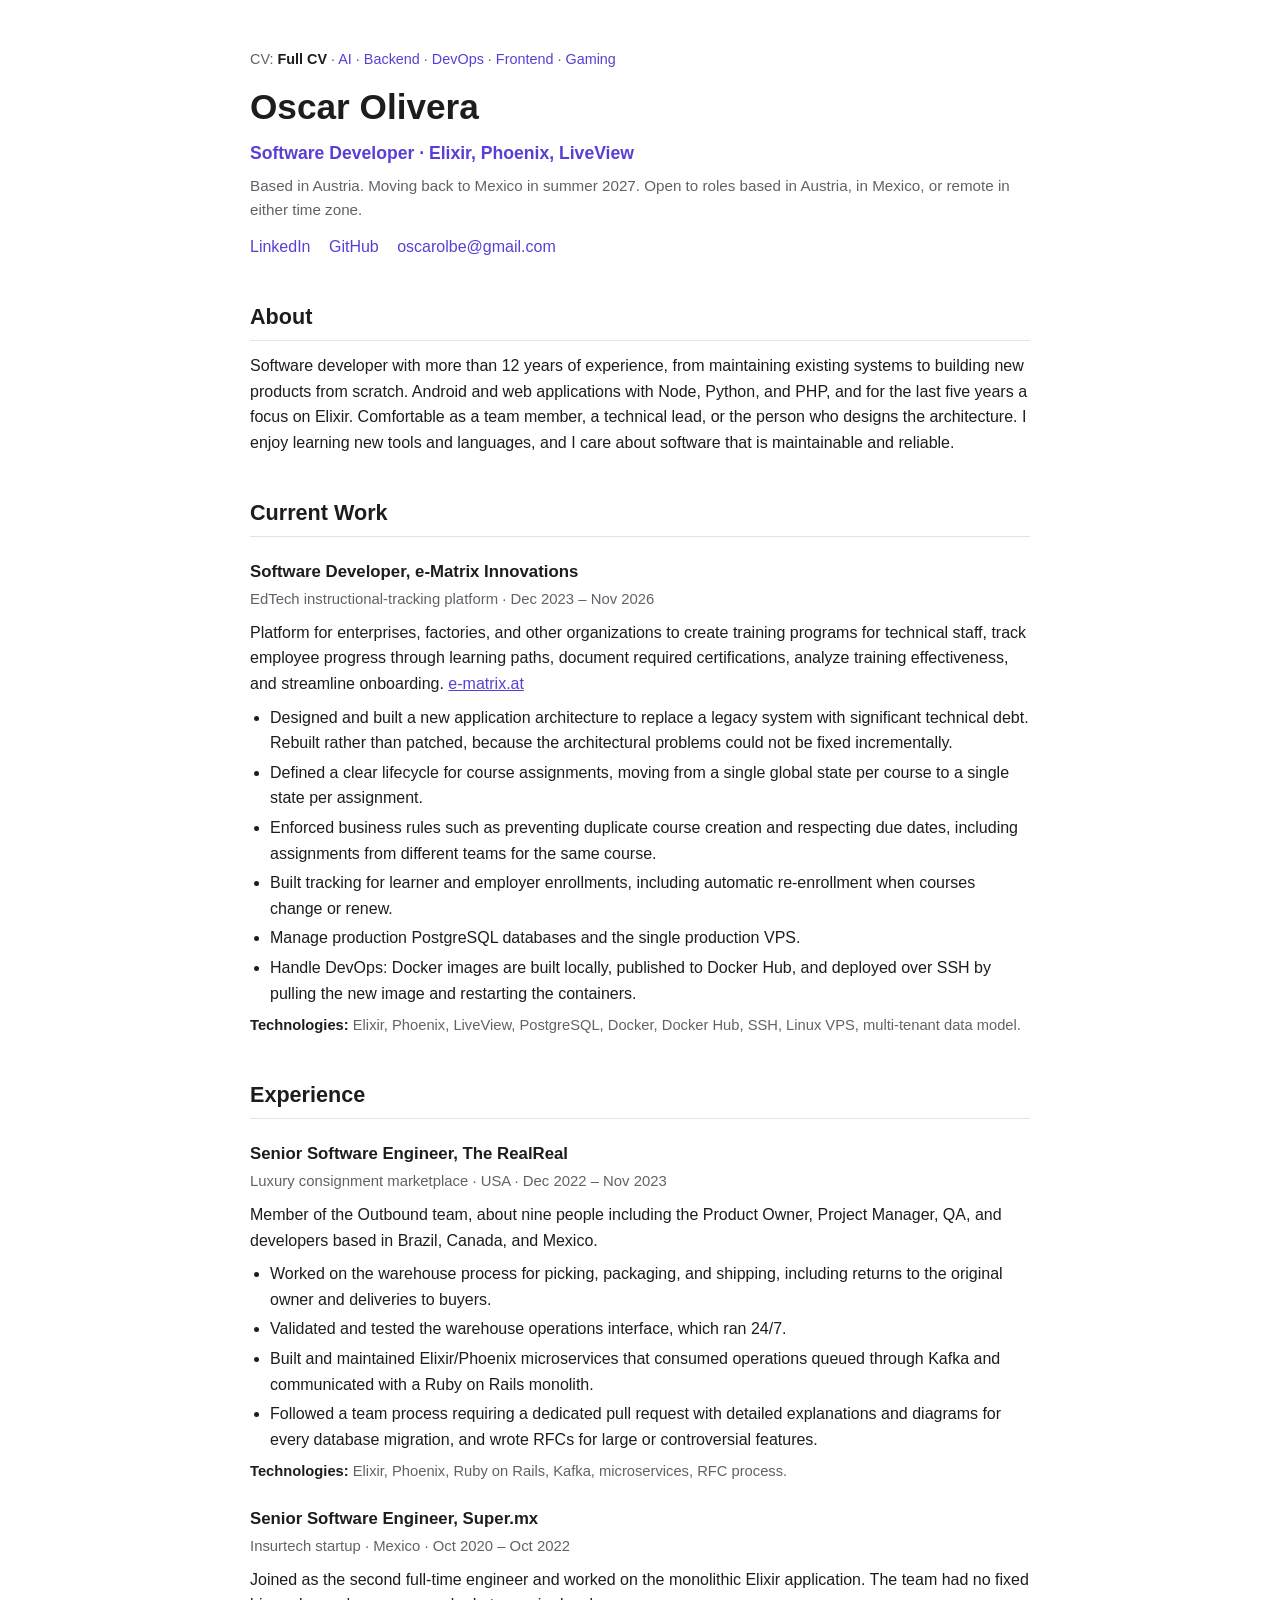
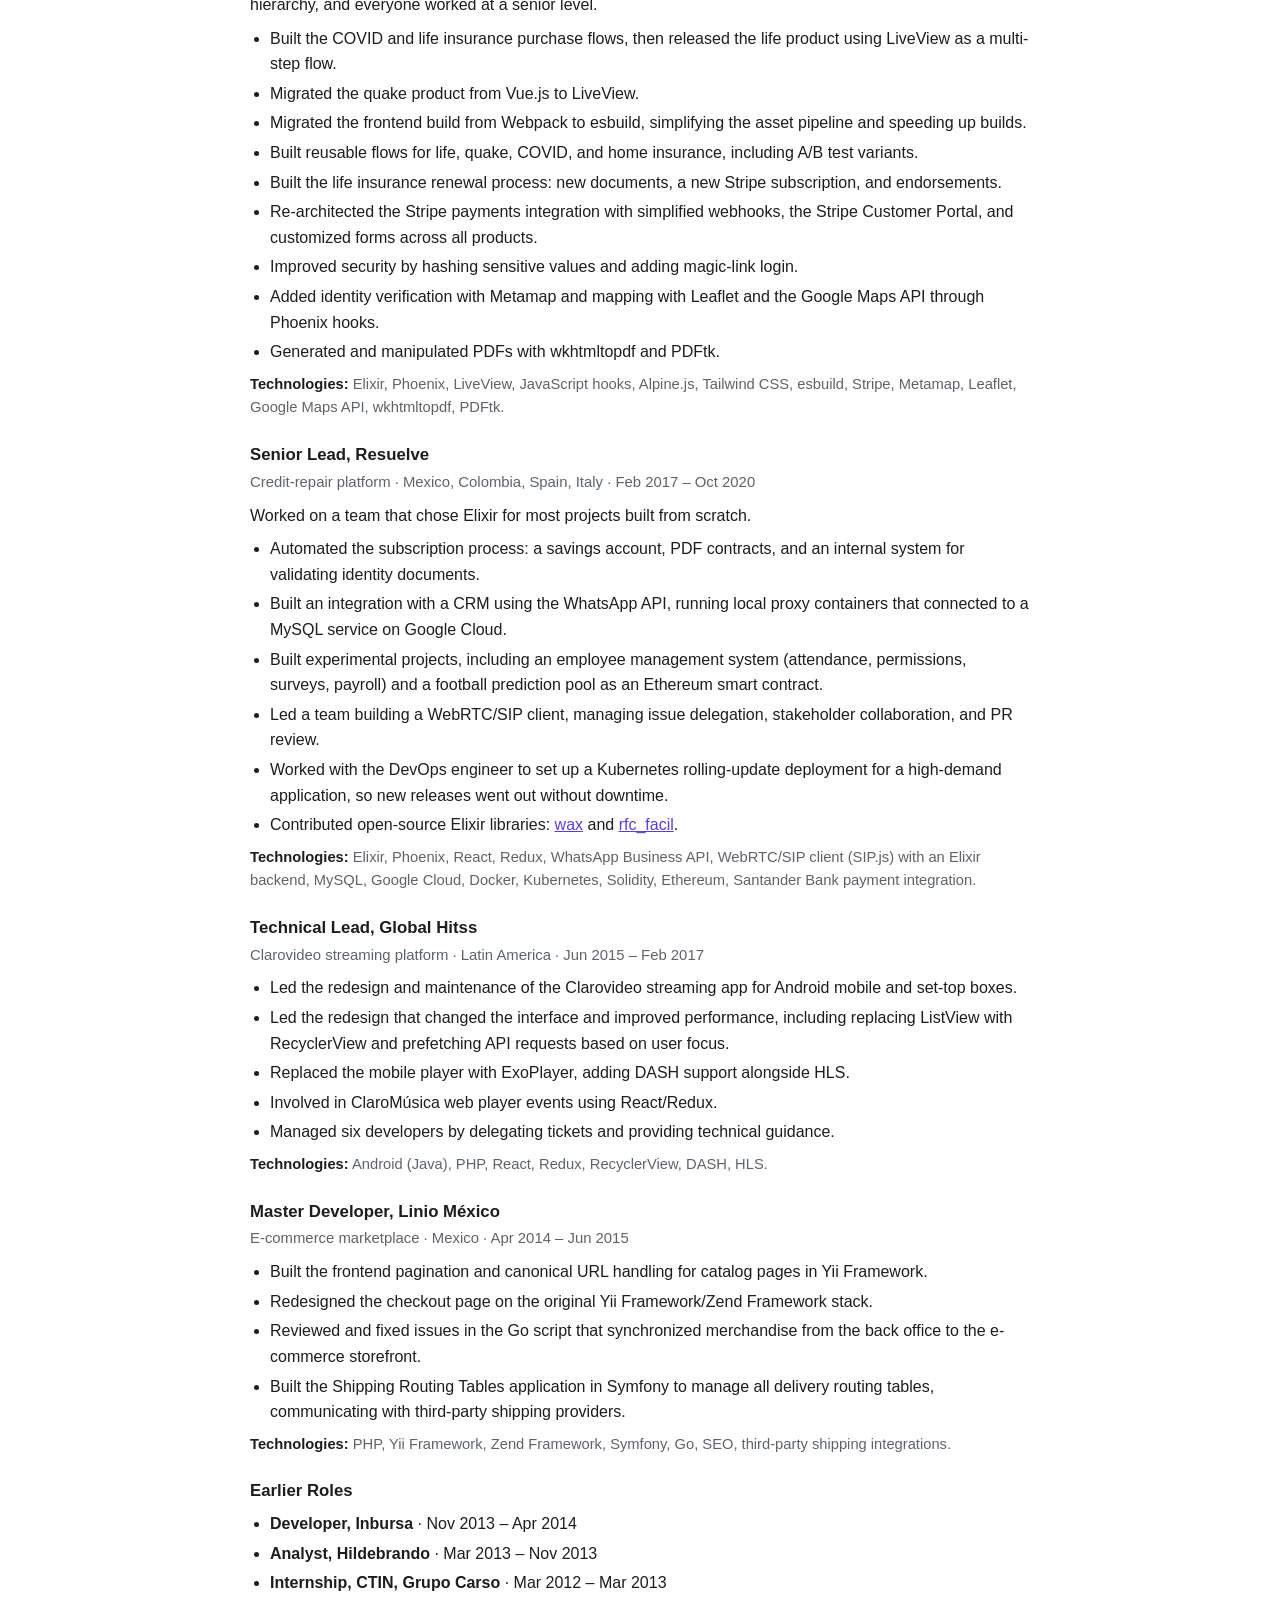
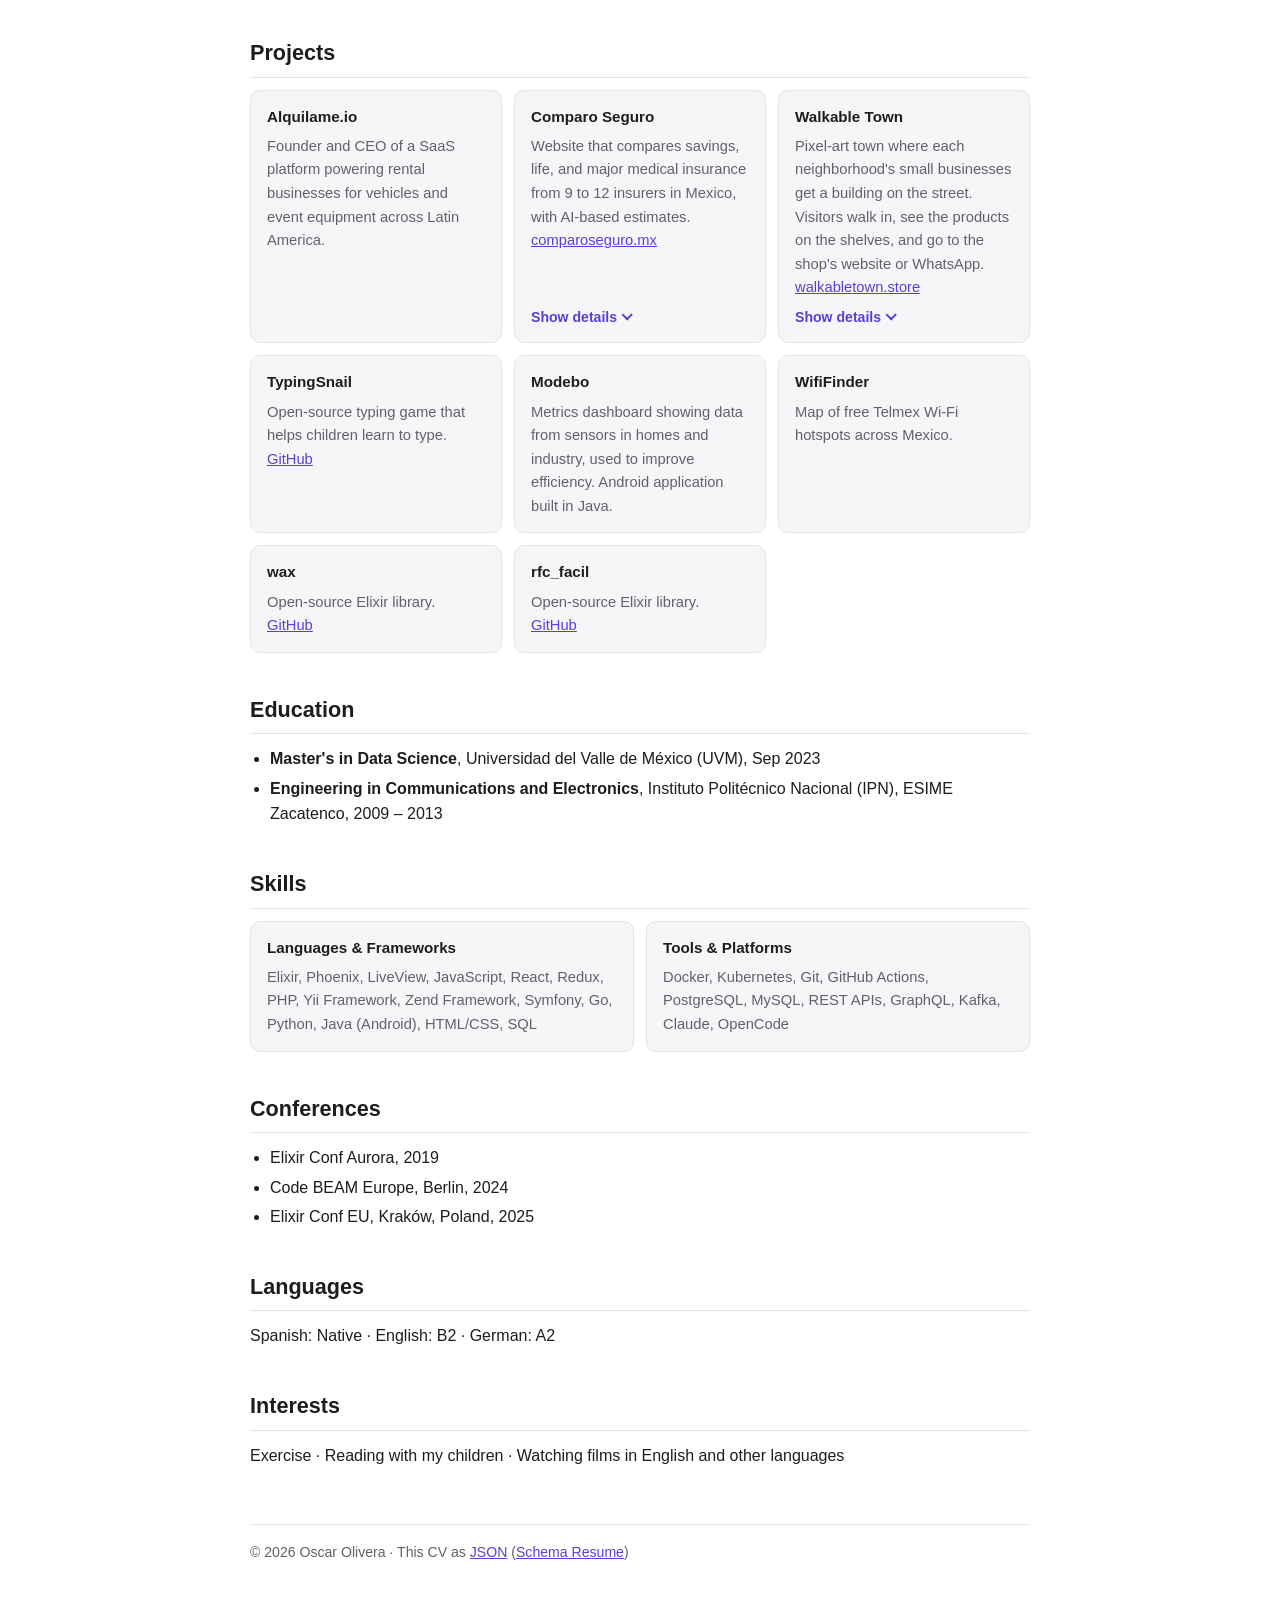
<file: index.html>
<!DOCTYPE html>
<!-- Generated by build.mjs from resume.json. Edit those, then run: node build.mjs -->
<html lang="en">
<head>
<meta charset="UTF-8">
<meta name="viewport" content="width=device-width, initial-scale=1.0">
<title>Oscar Olivera - Developer Profile</title>
<meta name="description" content="Software Developer · Elixir, Phoenix, LiveView">
<link rel="alternate" type="application/json" href="resume.json" title="Schema Resume">
<script type="application/ld+json">{"$schema":"https://schema-resume.org/1.3/schema.json","@context":"https://schema-resume.org/1.3/context.jsonld","basics":{"name":"Oscar Olivera","label":"Software Developer · Elixir, Phoenix, LiveView","email":"oscarolbe@gmail.com","url":"https://oscarolbe.github.io/","location":{"countryCode":"AT","relocation":"Moving back to Mexico in summer 2027. Open to roles based in Austria, in Mexico, or remote in either time zone."},"summary":"Software developer with more than 12 years of experience, from maintaining existing systems to building new products from scratch. Android and web applications with Node, Python, and PHP, and for the last five years a focus on Elixir. Comfortable as a team member, a technical lead, or the person who designs the architecture. I enjoy learning new tools and languages, and I care about software that is maintainable and reliable.","profiles":[{"network":"LinkedIn","username":"oscarolbe","url":"https://www.linkedin.com/in/oscarolbe/"},{"network":"GitHub","username":"oscarolbe","url":"https://github.com/oscarolbe"}]},"work":[{"name":"e-Matrix Innovations","position":"Software Developer","url":"https://e-matrix.at","description":"EdTech instructional-tracking platform","startDate":"2023-12","endDate":"2026-11","summary":"Platform for enterprises, factories, and other organizations to create training programs for technical staff, track employee progress through learning paths, document required certifications, analyze training effectiveness, and streamline onboarding.","highlights":["Designed and built a new application architecture to replace a legacy system with significant technical debt. Rebuilt rather than patched, because the architectural problems could not be fixed incrementally.","Defined a clear lifecycle for course assignments, moving from a single global state per course to a single state per assignment.","Enforced business rules such as preventing duplicate course creation and respecting due dates, including assignments from different teams for the same course.","Built tracking for learner and employer enrollments, including automatic re-enrollment when courses change or renew.","Manage production PostgreSQL databases and the single production VPS.","Handle DevOps: Docker images are built locally, published to Docker Hub, and deployed over SSH by pulling the new image and restarting the containers."],"keywords":["Elixir","Phoenix","LiveView","PostgreSQL","Docker","Docker Hub","SSH","Linux VPS","multi-tenant data model"]},{"name":"The RealReal","position":"Senior Software Engineer","description":"Luxury consignment marketplace","workLocation":"USA","startDate":"2022-12","endDate":"2023-11","summary":"Member of the Outbound team, about nine people including the Product Owner, Project Manager, QA, and developers based in Brazil, Canada, and Mexico.","highlights":["Worked on the warehouse process for picking, packaging, and shipping, including returns to the original owner and deliveries to buyers.","Validated and tested the warehouse operations interface, which ran 24/7.","Built and maintained Elixir/Phoenix microservices that consumed operations queued through Kafka and communicated with a Ruby on Rails monolith.","Followed a team process requiring a dedicated pull request with detailed explanations and diagrams for every database migration, and wrote RFCs for large or controversial features."],"keywords":["Elixir","Phoenix","Ruby on Rails","Kafka","microservices","RFC process"]},{"name":"Super.mx","position":"Senior Software Engineer","description":"Insurtech startup","workLocation":"Mexico","startDate":"2020-10","endDate":"2022-10","summary":"Joined as the second full-time engineer and worked on the monolithic Elixir application. The team had no fixed hierarchy, and everyone worked at a senior level.","highlights":["Built the COVID and life insurance purchase flows, then released the life product using LiveView as a multi-step flow.","Migrated the quake product from Vue.js to LiveView.","Migrated the frontend build from Webpack to esbuild, simplifying the asset pipeline and speeding up builds.","Built reusable flows for life, quake, COVID, and home insurance, including A/B test variants.","Built the life insurance renewal process: new documents, a new Stripe subscription, and endorsements.","Re-architected the Stripe payments integration with simplified webhooks, the Stripe Customer Portal, and customized forms across all products.","Improved security by hashing sensitive values and adding magic-link login.","Added identity verification with Metamap and mapping with Leaflet and the Google Maps API through Phoenix hooks.","Generated and manipulated PDFs with wkhtmltopdf and PDFtk."],"keywords":["Elixir","Phoenix","LiveView","JavaScript hooks","Alpine.js","Tailwind CSS","esbuild","Stripe","Metamap","Leaflet","Google Maps API","wkhtmltopdf","PDFtk"]},{"name":"Resuelve","position":"Senior Lead","description":"Credit-repair platform","workLocation":"Mexico, Colombia, Spain, Italy","startDate":"2017-02","endDate":"2020-10","summary":"Worked on a team that chose Elixir for most projects built from scratch.","highlights":["Automated the subscription process: a savings account, PDF contracts, and an internal system for validating identity documents.","Built an integration with a CRM using the WhatsApp API, running local proxy containers that connected to a MySQL service on Google Cloud.","Built experimental projects, including an employee management system (attendance, permissions, surveys, payroll) and a football prediction pool as an Ethereum smart contract.","Led a team building a WebRTC/SIP client, managing issue delegation, stakeholder collaboration, and PR review.","Worked with the DevOps engineer to set up a Kubernetes rolling-update deployment for a high-demand application, so new releases went out without downtime.","Contributed open-source Elixir libraries: wax and rfc_facil."],"keywords":["Elixir","Phoenix","React","Redux","WhatsApp Business API","WebRTC/SIP client (SIP.js) with an Elixir backend","MySQL","Google Cloud","Docker","Kubernetes","Solidity","Ethereum","Santander Bank payment integration"]},{"name":"Global Hitss","position":"Technical Lead","description":"Clarovideo streaming platform","workLocation":"Latin America","startDate":"2015-06","endDate":"2017-02","highlights":["Led the redesign and maintenance of the Clarovideo streaming app for Android mobile and set-top boxes.","Led the redesign that changed the interface and improved performance, including replacing ListView with RecyclerView and prefetching API requests based on user focus.","Replaced the mobile player with ExoPlayer, adding DASH support alongside HLS.","Involved in ClaroMúsica web player events using React/Redux.","Managed six developers by delegating tickets and providing technical guidance."],"keywords":["Android (Java)","PHP","React","Redux","RecyclerView","DASH","HLS"]},{"name":"Linio México","position":"Master Developer","description":"E-commerce marketplace","workLocation":"Mexico","startDate":"2014-04","endDate":"2015-06","highlights":["Built the frontend pagination and canonical URL handling for catalog pages in Yii Framework.","Redesigned the checkout page on the original Yii Framework/Zend Framework stack.","Reviewed and fixed issues in the Go script that synchronized merchandise from the back office to the e-commerce storefront.","Built the Shipping Routing Tables application in Symfony to manage all delivery routing tables, communicating with third-party shipping providers."],"keywords":["PHP","Yii Framework","Zend Framework","Symfony","Go","SEO","third-party shipping integrations"]},{"name":"Inbursa","position":"Developer","startDate":"2013-11","endDate":"2014-04"},{"name":"Hildebrando","position":"Analyst","startDate":"2013-03","endDate":"2013-11"},{"name":"CTIN, Grupo Carso","position":"Internship","startDate":"2012-03","endDate":"2013-03"}],"projects":[{"name":"Alquilame.io","type":"application","roles":["Founder","CEO"],"description":"Founder and CEO of a SaaS platform powering rental businesses for vehicles and event equipment across Latin America."},{"name":"Comparo Seguro","type":"application","description":"Website that compares savings, life, and major medical insurance from 9 to 12 insurers in Mexico, with AI-based estimates.","url":"https://comparoseguro.mx","startDate":"2026-10","highlights":["Every estimate is answered by two AI decision models from different companies, TypeSafe's Jev and OpenAI's Luna. A value counts only if both answer, both are confident, and both agree. Otherwise the factor is marked as discarded instead of trusting one model alone.","Wrote the questions as rubrics (value ranges and yes/no questions) so the models return probabilities instead of free text. Agreed answers are averaged, and the spread becomes the ranges shown to the visitor.","The models make the judgments and the code does the arithmetic: compounding, the legal tax cap for retirement plans, and weighted scores.","The page answers right away with rule-based scores while the AI assessment runs in the background, then replaces them. Insurer estimates refresh weekly, and visitor assessments are cached for 24 hours.","Values published by the insurer, with their source, override the AI estimates, and the page shows which factors come from AI and which from published data.","Sponsored listings for insurance agents, ranked by bid and paid through Stripe Checkout.","Built with Claude Code as part of the development process."],"keywords":["Elixir","Phoenix","LiveView","OpenAI API","TypeSafe Jev","SQLite","ETS","Stripe","Claude Code"]},{"name":"Walkable Town","type":"application","description":"Pixel-art town where each neighborhood's small businesses get a building on the street. Visitors walk in, see the products on the shelves, and go to the shop's website or WhatsApp.","url":"https://walkabletown.store","startDate":"2026-10","highlights":["Businesses join by pasting their website: the app reads the Shopify catalog or the schema.org data on the site and places the shop in its neighborhood by postal code. Fetching URLs typed by strangers is protected against requests to private addresses, oversized responses, and abuse.","Set up a self-hosted Crawlee Cloud (an Apify-compatible platform) with Docker Compose and wrote the Actor that fetches store pages through a proxy pool, because store platforms rate-limit a single server IP across all their shops.","Background crawler that seeds towns from a public store directory: it obeys robots.txt and Retry-After, spaces requests with random delays and exponential backoff, and keeps its progress in the database so it resumes after a restart and can be paused from the release shell.","Shop recommendations after a chat with a town character, using TypeSafe's Jev decision model: the chat is the context and the stores are the options of one question. Countries with more than 255 stores run as a tournament of questions.","Game drawn with Canvas 2D in plain JavaScript, with no build step and no image files: every sprite is drawn in code, with regional looks for 13 countries.","Rentable billboards in each town, paid through Stripe Checkout and shown to everyone on the street as soon as the payment succeeds.","Built with Claude Code as part of the development process."],"keywords":["Elixir","Phoenix","SQLite","JavaScript","Canvas 2D","schema.org","Crawlee Cloud","Docker","TypeSafe Jev","Stripe","Cloudflare","Claude Code"]},{"name":"TypingSnail","type":"application","description":"Open-source typing game that helps children learn to type.","url":"https://github.com/oscarolbe/typingsnail","keywords":["JavaScript","HTML canvas","Web Audio","GitHub Actions","GitHub Pages"]},{"name":"Modebo","type":"application","description":"Metrics dashboard showing data from sensors in homes and industry, used to improve efficiency. Android application built in Java.","keywords":["Android","Java"]},{"name":"WifiFinder","type":"application","description":"Map of free Telmex Wi-Fi hotspots across Mexico."},{"name":"wax","type":"library","entity":"Resuelve","description":"Open-source Elixir library.","url":"https://github.com/resuelve/wax","keywords":["Elixir"]},{"name":"rfc_facil","type":"library","entity":"Resuelve","description":"Open-source Elixir library.","url":"https://github.com/resuelve/rfc_facil","keywords":["Elixir"]},{"name":"Elixir Conf Aurora","type":"conference","roles":["Attendee"],"startDate":"2019"},{"name":"Code BEAM Europe, Berlin","type":"conference","roles":["Attendee"],"startDate":"2024"},{"name":"Elixir Conf EU, Kraków, Poland","type":"conference","roles":["Attendee"],"startDate":"2025"}],"education":[{"institution":"Universidad del Valle de México (UVM)","studyType":"Master's","area":"Data Science","endDate":"2023-09"},{"institution":"Instituto Politécnico Nacional (IPN), ESIME Zacatenco","studyType":"Engineering","area":"Communications and Electronics","startDate":"2009","endDate":"2013"}],"skills":[{"name":"Languages & Frameworks","keywords":["Elixir","Phoenix","LiveView","JavaScript","React","Redux","PHP","Yii Framework","Zend Framework","Symfony","Go","Python","Java (Android)","HTML/CSS","SQL"]},{"name":"Tools & Platforms","keywords":["Docker","Kubernetes","Git","GitHub Actions","PostgreSQL","MySQL","REST APIs","GraphQL","Kafka","Claude","OpenCode"]}],"languages":[{"language":"Spanish","fluency":"Native"},{"language":"English","fluency":"B2"},{"language":"German","fluency":"A2"}],"interests":[{"name":"Exercise"},{"name":"Reading with my children"},{"name":"Watching films in English and other languages"}],"meta":{"canonical":"https://oscarolbe.github.io/resume.json","version":"1.0.0","lastModified":"2026-10-14"}}</script>
<style>
  :root {
    --bg: #ffffff;
    --text: #1d1d1f;
    --muted: #5f6368;
    --accent: #5b3fd4;
    --border: #e3e3e8;
    --surface: #f6f6f9;
    color-scheme: light;
  }
  @media (prefers-color-scheme: dark) {
    :root:not([data-theme="light"]) {
      --bg: #111114;
      --text: #ececf1;
      --muted: #a0a0ab;
      --accent: #a792ff;
      --border: #2a2a33;
      --surface: #1a1a20;
      color-scheme: dark;
    }
  }
  :root[data-theme="dark"] {
    --bg: #111114;
    --text: #ececf1;
    --muted: #a0a0ab;
    --accent: #a792ff;
    --border: #2a2a33;
    --surface: #1a1a20;
    color-scheme: dark;
  }
  * { box-sizing: border-box; }
  html, body { margin: 0; padding: 0; background: var(--bg); color: var(--text); }
  body {
    font-family: -apple-system, BlinkMacSystemFont, "Segoe UI", Roboto, Helvetica, Arial, sans-serif;
    line-height: 1.6;
    font-size: 16px;
  }
  main { max-width: 820px; margin: 0 auto; padding: 48px 20px 64px; }
  header h1 { font-size: 2.2rem; margin: 0 0 4px; }
  .role { font-size: 1.1rem; color: var(--accent); margin: 0 0 12px; font-weight: 600; }
  .location { color: var(--muted); font-size: 0.95rem; margin: -6px 0 12px; }
  .links a, .inline-links a { color: var(--accent); text-decoration: none; margin-right: 14px; }
  .links a:hover, .inline-links a:hover { text-decoration: underline; }
  h2 {
    font-size: 1.35rem;
    margin: 40px 0 12px;
    padding-bottom: 6px;
    border-bottom: 1px solid var(--border);
  }
  h3 { font-size: 1.05rem; margin: 22px 0 2px; }
  .meta { color: var(--muted); font-size: 0.93rem; margin: 0 0 8px; }
  p { margin: 8px 0; }
  ul { margin: 6px 0 6px 20px; padding: 0; }
  li { margin: 4px 0; }
  .tech {
    font-size: 0.92rem;
    color: var(--muted);
    margin: 8px 0 0;
  }
  .tech strong { color: var(--text); }
  .skills-grid {
    display: grid;
    grid-template-columns: repeat(auto-fit, minmax(220px, 1fr));
    gap: 12px;
    margin-top: 8px;
  }
  .card {
    background: var(--surface);
    border: 1px solid var(--border);
    border-radius: 10px;
    padding: 14px 16px;
  }
  .card h4 { margin: 0 0 6px; font-size: 0.95rem; }
  .card p { margin: 0; font-size: 0.92rem; color: var(--muted); }
  footer {
    margin-top: 56px;
    padding-top: 16px;
    border-top: 1px solid var(--border);
    color: var(--muted);
    font-size: 0.88rem;
  }
  @media (max-width: 520px) {
    header h1 { font-size: 1.7rem; }
    main { padding: 32px 16px 48px; }
  }
  .cv-nav {
    font-size: 0.9rem;
    color: var(--muted);
    margin: 0 0 8px;
  }
  .cv-nav a { color: var(--accent); text-decoration: none; }
  .cv-nav a:hover { text-decoration: underline; }
  .cv-nav a[aria-current] { color: var(--text); font-weight: 600; }
  .focus { color: var(--muted); font-size: 0.95rem; }
  footer a { color: var(--accent); }
  @media print {
    .cv-nav { display: none; }
    main { padding: 0; }
    h2 { margin-top: 24px; }
    section, .card { break-inside: avoid; }
  }
  main a { color: var(--accent); }
  .card ul { font-size: 0.9rem; color: var(--muted); margin-top: 8px; }
  .card.expandable { display: flex; flex-direction: column; }
  .card.expandable:not(.collapsed) { grid-column: 1 / -1; }
  .card .details {
    display: grid;
    grid-template-rows: 1fr;
    transition: grid-template-rows 0.35s ease, opacity 0.35s ease;
  }
  .card .details > div { overflow: hidden; }
  .card.collapsed .details { grid-template-rows: 0fr; opacity: 0; }
  .card.expandable:not(.collapsed) ul { font-size: 0.95rem; color: var(--text); line-height: 1.65; }
  .card.expandable:not(.collapsed) li { margin: 8px 0; }
  .card .expand {
    align-self: flex-start;
    margin-top: auto;
    padding: 6px 0 0;
    background: none;
    border: 0;
    color: var(--accent);
    font: inherit;
    font-size: 0.88rem;
    font-weight: 600;
    cursor: pointer;
  }
  .card .expand::after {
    content: "";
    display: inline-block;
    width: 0.45em;
    height: 0.45em;
    margin-left: 0.45em;
    border: solid currentColor;
    border-width: 0 2px 2px 0;
    transform: translateY(-0.15em) rotate(45deg);
    transition: transform 0.35s ease;
  }
  .card .expand[aria-expanded="true"]::after { transform: translateY(0.05em) rotate(-135deg); }
  .card .expand:hover { text-decoration: underline; }
  .card .expand:focus-visible { outline: 2px solid var(--accent); outline-offset: 2px; border-radius: 4px; }
  @media (prefers-reduced-motion: reduce) {
    .card .details, .card .expand::after { transition: none; }
  }
  @media print {
    .card.collapsed .details { grid-template-rows: 1fr; opacity: 1; }
    .card .expand { display: none; }
  }
</style>
</head>
<body>
<main>

<header>
  <p class="cv-nav">CV: <a href="" aria-current="page">Full CV</a> · <a href="ai/">AI</a> · <a href="backend/">Backend</a> · <a href="devops/">DevOps</a> · <a href="frontend/">Frontend</a> · <a href="gaming/">Gaming</a></p>
  <h1>Oscar Olivera</h1>
  <p class="role">Software Developer · Elixir, Phoenix, LiveView</p>
  <p class="location">Based in Austria. Moving back to Mexico in summer 2027. Open to roles based in Austria, in Mexico, or remote in either time zone.</p>
  <p class="links">
    <a href="https://www.linkedin.com/in/oscarolbe/">LinkedIn</a>
    <a href="https://github.com/oscarolbe">GitHub</a>
    <a href="mailto:oscarolbe@gmail.com">oscarolbe@gmail.com</a>
  </p>
</header>

<section>
  <h2>About</h2>
  <p>Software developer with more than 12 years of experience, from maintaining existing systems to building new products from scratch. Android and web applications with Node, Python, and PHP, and for the last five years a focus on Elixir. Comfortable as a team member, a technical lead, or the person who designs the architecture. I enjoy learning new tools and languages, and I care about software that is maintainable and reliable.</p>
</section>

<section>
  <h2>Current Work</h2>
  <h3>Software Developer, e-Matrix Innovations</h3>
  <p class="meta">EdTech instructional-tracking platform · Dec 2023 – Nov 2026</p>
  <p>Platform for enterprises, factories, and other organizations to create training programs for technical staff, track employee progress through learning paths, document required certifications, analyze training effectiveness, and streamline onboarding. <a href="https://e-matrix.at">e-matrix.at</a></p>
  <ul>
    <li>Designed and built a new application architecture to replace a legacy system with significant technical debt. Rebuilt rather than patched, because the architectural problems could not be fixed incrementally.</li>
    <li>Defined a clear lifecycle for course assignments, moving from a single global state per course to a single state per assignment.</li>
    <li>Enforced business rules such as preventing duplicate course creation and respecting due dates, including assignments from different teams for the same course.</li>
    <li>Built tracking for learner and employer enrollments, including automatic re-enrollment when courses change or renew.</li>
    <li>Manage production PostgreSQL databases and the single production VPS.</li>
    <li>Handle DevOps: Docker images are built locally, published to Docker Hub, and deployed over SSH by pulling the new image and restarting the containers.</li>
  </ul>
  <p class="tech"><strong>Technologies:</strong> Elixir, Phoenix, LiveView, PostgreSQL, Docker, Docker Hub, SSH, Linux VPS, multi-tenant data model.</p>
</section>

<section>
  <h2>Experience</h2>
  <h3>Senior Software Engineer, The RealReal</h3>
  <p class="meta">Luxury consignment marketplace · USA · Dec 2022 – Nov 2023</p>
  <p>Member of the Outbound team, about nine people including the Product Owner, Project Manager, QA, and developers based in Brazil, Canada, and Mexico.</p>
  <ul>
    <li>Worked on the warehouse process for picking, packaging, and shipping, including returns to the original owner and deliveries to buyers.</li>
    <li>Validated and tested the warehouse operations interface, which ran 24/7.</li>
    <li>Built and maintained Elixir/Phoenix microservices that consumed operations queued through Kafka and communicated with a Ruby on Rails monolith.</li>
    <li>Followed a team process requiring a dedicated pull request with detailed explanations and diagrams for every database migration, and wrote RFCs for large or controversial features.</li>
  </ul>
  <p class="tech"><strong>Technologies:</strong> Elixir, Phoenix, Ruby on Rails, Kafka, microservices, RFC process.</p>

  <h3>Senior Software Engineer, Super.mx</h3>
  <p class="meta">Insurtech startup · Mexico · Oct 2020 – Oct 2022</p>
  <p>Joined as the second full-time engineer and worked on the monolithic Elixir application. The team had no fixed hierarchy, and everyone worked at a senior level.</p>
  <ul>
    <li>Built the COVID and life insurance purchase flows, then released the life product using LiveView as a multi-step flow.</li>
    <li>Migrated the quake product from Vue.js to LiveView.</li>
    <li>Migrated the frontend build from Webpack to esbuild, simplifying the asset pipeline and speeding up builds.</li>
    <li>Built reusable flows for life, quake, COVID, and home insurance, including A/B test variants.</li>
    <li>Built the life insurance renewal process: new documents, a new Stripe subscription, and endorsements.</li>
    <li>Re-architected the Stripe payments integration with simplified webhooks, the Stripe Customer Portal, and customized forms across all products.</li>
    <li>Improved security by hashing sensitive values and adding magic-link login.</li>
    <li>Added identity verification with Metamap and mapping with Leaflet and the Google Maps API through Phoenix hooks.</li>
    <li>Generated and manipulated PDFs with wkhtmltopdf and PDFtk.</li>
  </ul>
  <p class="tech"><strong>Technologies:</strong> Elixir, Phoenix, LiveView, JavaScript hooks, Alpine.js, Tailwind CSS, esbuild, Stripe, Metamap, Leaflet, Google Maps API, wkhtmltopdf, PDFtk.</p>

  <h3>Senior Lead, Resuelve</h3>
  <p class="meta">Credit-repair platform · Mexico, Colombia, Spain, Italy · Feb 2017 – Oct 2020</p>
  <p>Worked on a team that chose Elixir for most projects built from scratch.</p>
  <ul>
    <li>Automated the subscription process: a savings account, PDF contracts, and an internal system for validating identity documents.</li>
    <li>Built an integration with a CRM using the WhatsApp API, running local proxy containers that connected to a MySQL service on Google Cloud.</li>
    <li>Built experimental projects, including an employee management system (attendance, permissions, surveys, payroll) and a football prediction pool as an Ethereum smart contract.</li>
    <li>Led a team building a WebRTC/SIP client, managing issue delegation, stakeholder collaboration, and PR review.</li>
    <li>Worked with the DevOps engineer to set up a Kubernetes rolling-update deployment for a high-demand application, so new releases went out without downtime.</li>
    <li>Contributed open-source Elixir libraries: <a href="https://github.com/resuelve/wax">wax</a> and <a href="https://github.com/resuelve/rfc_facil">rfc_facil</a>.</li>
  </ul>
  <p class="tech"><strong>Technologies:</strong> Elixir, Phoenix, React, Redux, WhatsApp Business API, WebRTC/SIP client (SIP.js) with an Elixir backend, MySQL, Google Cloud, Docker, Kubernetes, Solidity, Ethereum, Santander Bank payment integration.</p>

  <h3>Technical Lead, Global Hitss</h3>
  <p class="meta">Clarovideo streaming platform · Latin America · Jun 2015 – Feb 2017</p>
  <ul>
    <li>Led the redesign and maintenance of the Clarovideo streaming app for Android mobile and set-top boxes.</li>
    <li>Led the redesign that changed the interface and improved performance, including replacing ListView with RecyclerView and prefetching API requests based on user focus.</li>
    <li>Replaced the mobile player with ExoPlayer, adding DASH support alongside HLS.</li>
    <li>Involved in ClaroMúsica web player events using React/Redux.</li>
    <li>Managed six developers by delegating tickets and providing technical guidance.</li>
  </ul>
  <p class="tech"><strong>Technologies:</strong> Android (Java), PHP, React, Redux, RecyclerView, DASH, HLS.</p>

  <h3>Master Developer, Linio México</h3>
  <p class="meta">E-commerce marketplace · Mexico · Apr 2014 – Jun 2015</p>
  <ul>
    <li>Built the frontend pagination and canonical URL handling for catalog pages in Yii Framework.</li>
    <li>Redesigned the checkout page on the original Yii Framework/Zend Framework stack.</li>
    <li>Reviewed and fixed issues in the Go script that synchronized merchandise from the back office to the e-commerce storefront.</li>
    <li>Built the Shipping Routing Tables application in Symfony to manage all delivery routing tables, communicating with third-party shipping providers.</li>
  </ul>
  <p class="tech"><strong>Technologies:</strong> PHP, Yii Framework, Zend Framework, Symfony, Go, SEO, third-party shipping integrations.</p>

  <h3>Earlier Roles</h3>
  <ul>
    <li><strong>Developer, Inbursa</strong> · Nov 2013 – Apr 2014</li>
    <li><strong>Analyst, Hildebrando</strong> · Mar 2013 – Nov 2013</li>
    <li><strong>Internship, CTIN, Grupo Carso</strong> · Mar 2012 – Mar 2013</li>
  </ul>
</section>

<section>
  <h2>Projects</h2>
  <div class="skills-grid">
    <div class="card">
      <h4>Alquilame.io</h4>
      <p>Founder and CEO of a SaaS platform powering rental businesses for vehicles and event equipment across Latin America.</p>
    </div>
    <div class="card expandable">
      <h4>Comparo Seguro</h4>
      <p>Website that compares savings, life, and major medical insurance from 9 to 12 insurers in Mexico, with AI-based estimates. <a href="https://comparoseguro.mx">comparoseguro.mx</a></p>
      <div class="details" id="project-1">
        <div>
          <ul>
            <li>Every estimate is answered by two AI decision models from different companies, TypeSafe&#39;s Jev and OpenAI&#39;s Luna. A value counts only if both answer, both are confident, and both agree. Otherwise the factor is marked as discarded instead of trusting one model alone.</li>
            <li>Wrote the questions as rubrics (value ranges and yes/no questions) so the models return probabilities instead of free text. Agreed answers are averaged, and the spread becomes the ranges shown to the visitor.</li>
            <li>The models make the judgments and the code does the arithmetic: compounding, the legal tax cap for retirement plans, and weighted scores.</li>
            <li>The page answers right away with rule-based scores while the AI assessment runs in the background, then replaces them. Insurer estimates refresh weekly, and visitor assessments are cached for 24 hours.</li>
            <li>Values published by the insurer, with their source, override the AI estimates, and the page shows which factors come from AI and which from published data.</li>
            <li>Sponsored listings for insurance agents, ranked by bid and paid through Stripe Checkout.</li>
            <li>Built with Claude Code as part of the development process.</li>
          </ul>
          <p class="tech"><strong>Technologies:</strong> Elixir, Phoenix, LiveView, OpenAI API, TypeSafe Jev, SQLite, ETS, Stripe, Claude Code.</p>
        </div>
      </div>
      <button type="button" class="expand" aria-expanded="false" aria-controls="project-1" hidden>Show details</button>
    </div>
    <div class="card expandable">
      <h4>Walkable Town</h4>
      <p>Pixel-art town where each neighborhood&#39;s small businesses get a building on the street. Visitors walk in, see the products on the shelves, and go to the shop&#39;s website or WhatsApp. <a href="https://walkabletown.store">walkabletown.store</a></p>
      <div class="details" id="project-2">
        <div>
          <ul>
            <li>Businesses join by pasting their website: the app reads the Shopify catalog or the schema.org data on the site and places the shop in its neighborhood by postal code. Fetching URLs typed by strangers is protected against requests to private addresses, oversized responses, and abuse.</li>
            <li>Set up a self-hosted Crawlee Cloud (an Apify-compatible platform) with Docker Compose and wrote the Actor that fetches store pages through a proxy pool, because store platforms rate-limit a single server IP across all their shops.</li>
            <li>Background crawler that seeds towns from a public store directory: it obeys robots.txt and Retry-After, spaces requests with random delays and exponential backoff, and keeps its progress in the database so it resumes after a restart and can be paused from the release shell.</li>
            <li>Shop recommendations after a chat with a town character, using TypeSafe&#39;s Jev decision model: the chat is the context and the stores are the options of one question. Countries with more than 255 stores run as a tournament of questions.</li>
            <li>Game drawn with Canvas 2D in plain JavaScript, with no build step and no image files: every sprite is drawn in code, with regional looks for 13 countries.</li>
            <li>Rentable billboards in each town, paid through Stripe Checkout and shown to everyone on the street as soon as the payment succeeds.</li>
            <li>Built with Claude Code as part of the development process.</li>
          </ul>
          <p class="tech"><strong>Technologies:</strong> Elixir, Phoenix, SQLite, JavaScript, Canvas 2D, schema.org, Crawlee Cloud, Docker, TypeSafe Jev, Stripe, Cloudflare, Claude Code.</p>
        </div>
      </div>
      <button type="button" class="expand" aria-expanded="false" aria-controls="project-2" hidden>Show details</button>
    </div>
    <div class="card">
      <h4>TypingSnail</h4>
      <p>Open-source typing game that helps children learn to type. <a href="https://github.com/oscarolbe/typingsnail">GitHub</a></p>
    </div>
    <div class="card">
      <h4>Modebo</h4>
      <p>Metrics dashboard showing data from sensors in homes and industry, used to improve efficiency. Android application built in Java.</p>
    </div>
    <div class="card">
      <h4>WifiFinder</h4>
      <p>Map of free Telmex Wi-Fi hotspots across Mexico.</p>
    </div>
    <div class="card">
      <h4>wax</h4>
      <p>Open-source Elixir library. <a href="https://github.com/resuelve/wax">GitHub</a></p>
    </div>
    <div class="card">
      <h4>rfc_facil</h4>
      <p>Open-source Elixir library. <a href="https://github.com/resuelve/rfc_facil">GitHub</a></p>
    </div>
  </div>
</section>

<section>
  <h2>Education</h2>
  <ul>
    <li><strong>Master&#39;s in Data Science</strong>, Universidad del Valle de México (UVM), Sep 2023</li>
    <li><strong>Engineering in Communications and Electronics</strong>, Instituto Politécnico Nacional (IPN), ESIME Zacatenco, 2009 – 2013</li>
  </ul>
</section>

<section>
  <h2>Skills</h2>
  <div class="skills-grid">
    <div class="card">
      <h4>Languages &amp; Frameworks</h4>
      <p>Elixir, Phoenix, LiveView, JavaScript, React, Redux, PHP, Yii Framework, Zend Framework, Symfony, Go, Python, Java (Android), HTML/CSS, SQL</p>
    </div>
    <div class="card">
      <h4>Tools &amp; Platforms</h4>
      <p>Docker, Kubernetes, Git, GitHub Actions, PostgreSQL, MySQL, REST APIs, GraphQL, Kafka, Claude, OpenCode</p>
    </div>
  </div>
</section>

<section>
  <h2>Conferences</h2>
  <ul>
    <li>Elixir Conf Aurora, 2019</li>
    <li>Code BEAM Europe, Berlin, 2024</li>
    <li>Elixir Conf EU, Kraków, Poland, 2025</li>
  </ul>
</section>

<section>
  <h2>Languages</h2>
  <p>Spanish: Native · English: B2 · German: A2</p>
</section>

<section>
  <h2>Interests</h2>
  <p>Exercise · Reading with my children · Watching films in English and other languages</p>
</section>

<footer>
  © 2026 Oscar Olivera · This CV as <a href="resume.json">JSON</a> (<a href="https://schema-resume.org/">Schema Resume</a>)
</footer>

</main>
<script>
// Project highlights start collapsed; without JavaScript they stay open.
for (const button of document.querySelectorAll('.card .expand')) {
  const card = button.closest('.card');
  card.classList.add('collapsed');
  button.hidden = false;
  button.addEventListener('click', () => {
    const open = card.classList.toggle('collapsed') === false;
    button.setAttribute('aria-expanded', open);
    button.textContent = open ? 'Show less' : 'Show details';
    if (open) card.scrollIntoView({ block: 'nearest', behavior: 'smooth' });
  });
}
</script>
</body>
</html>
</file>
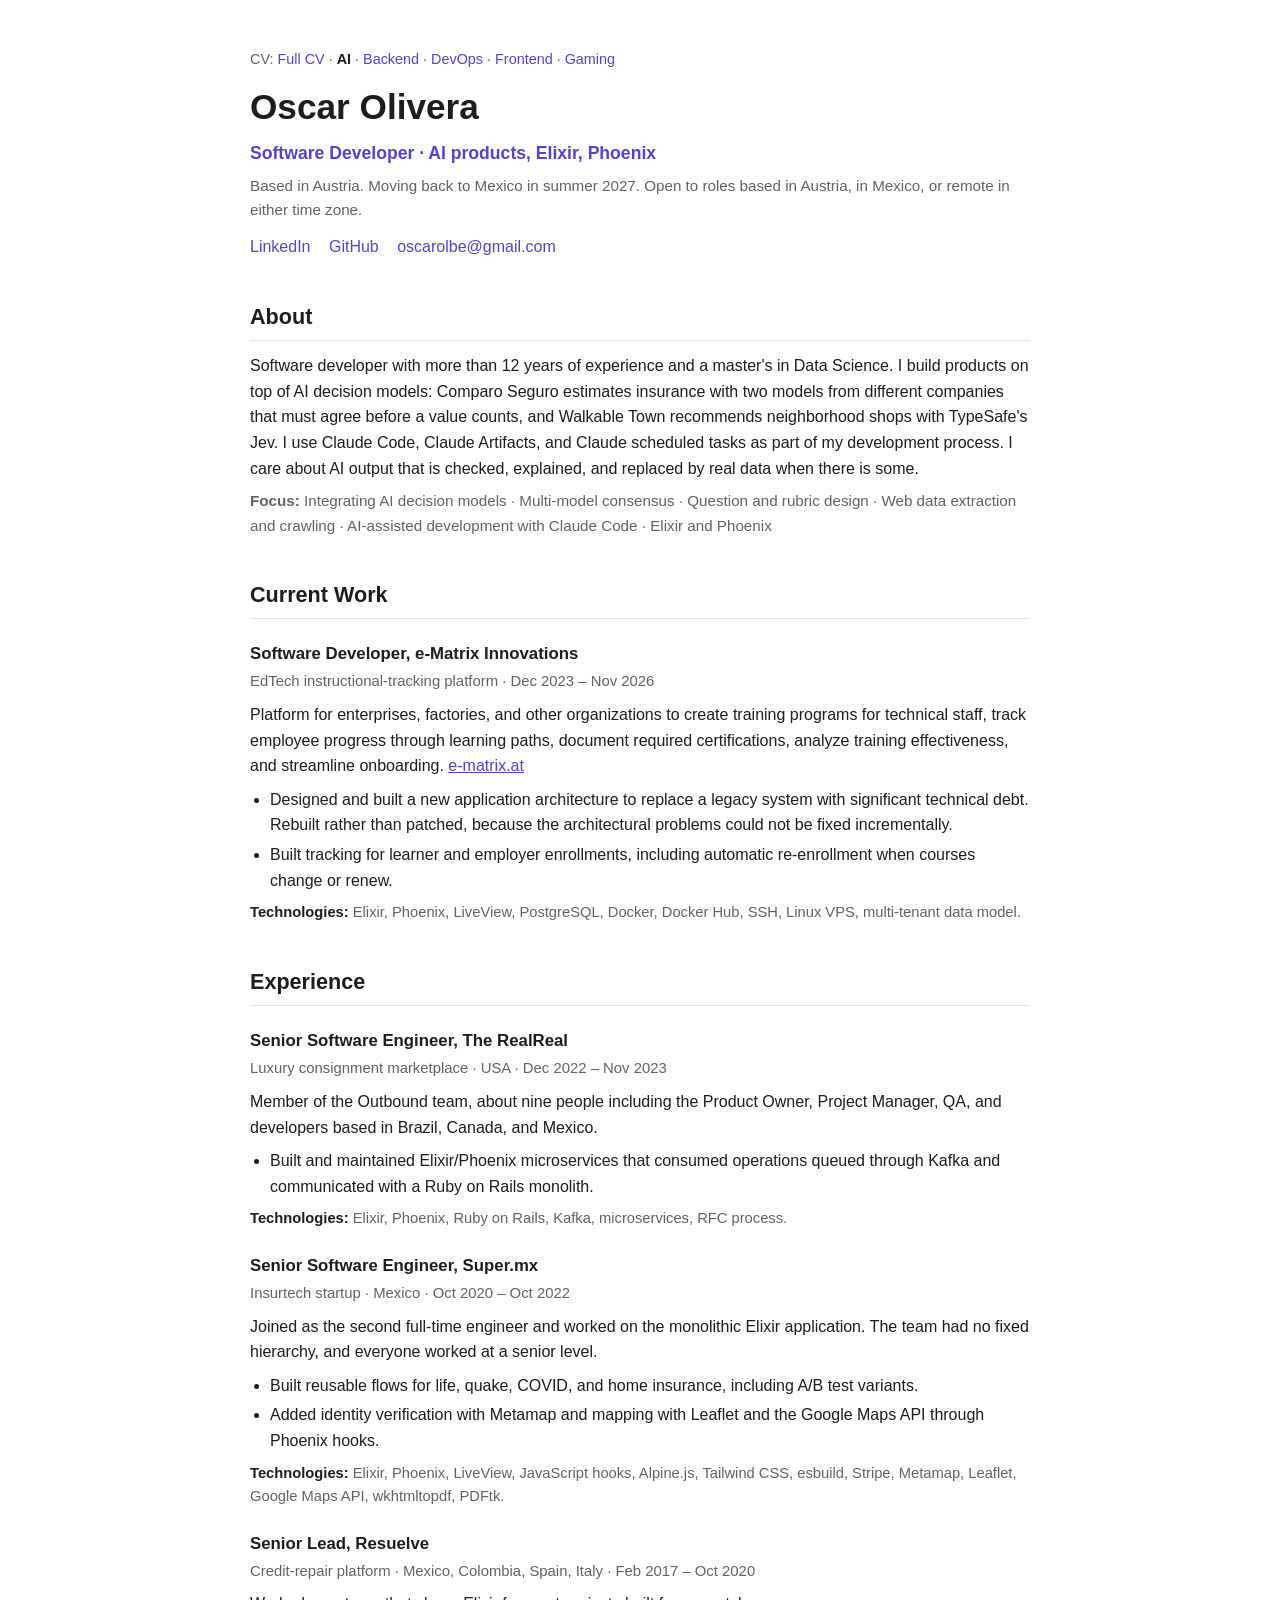
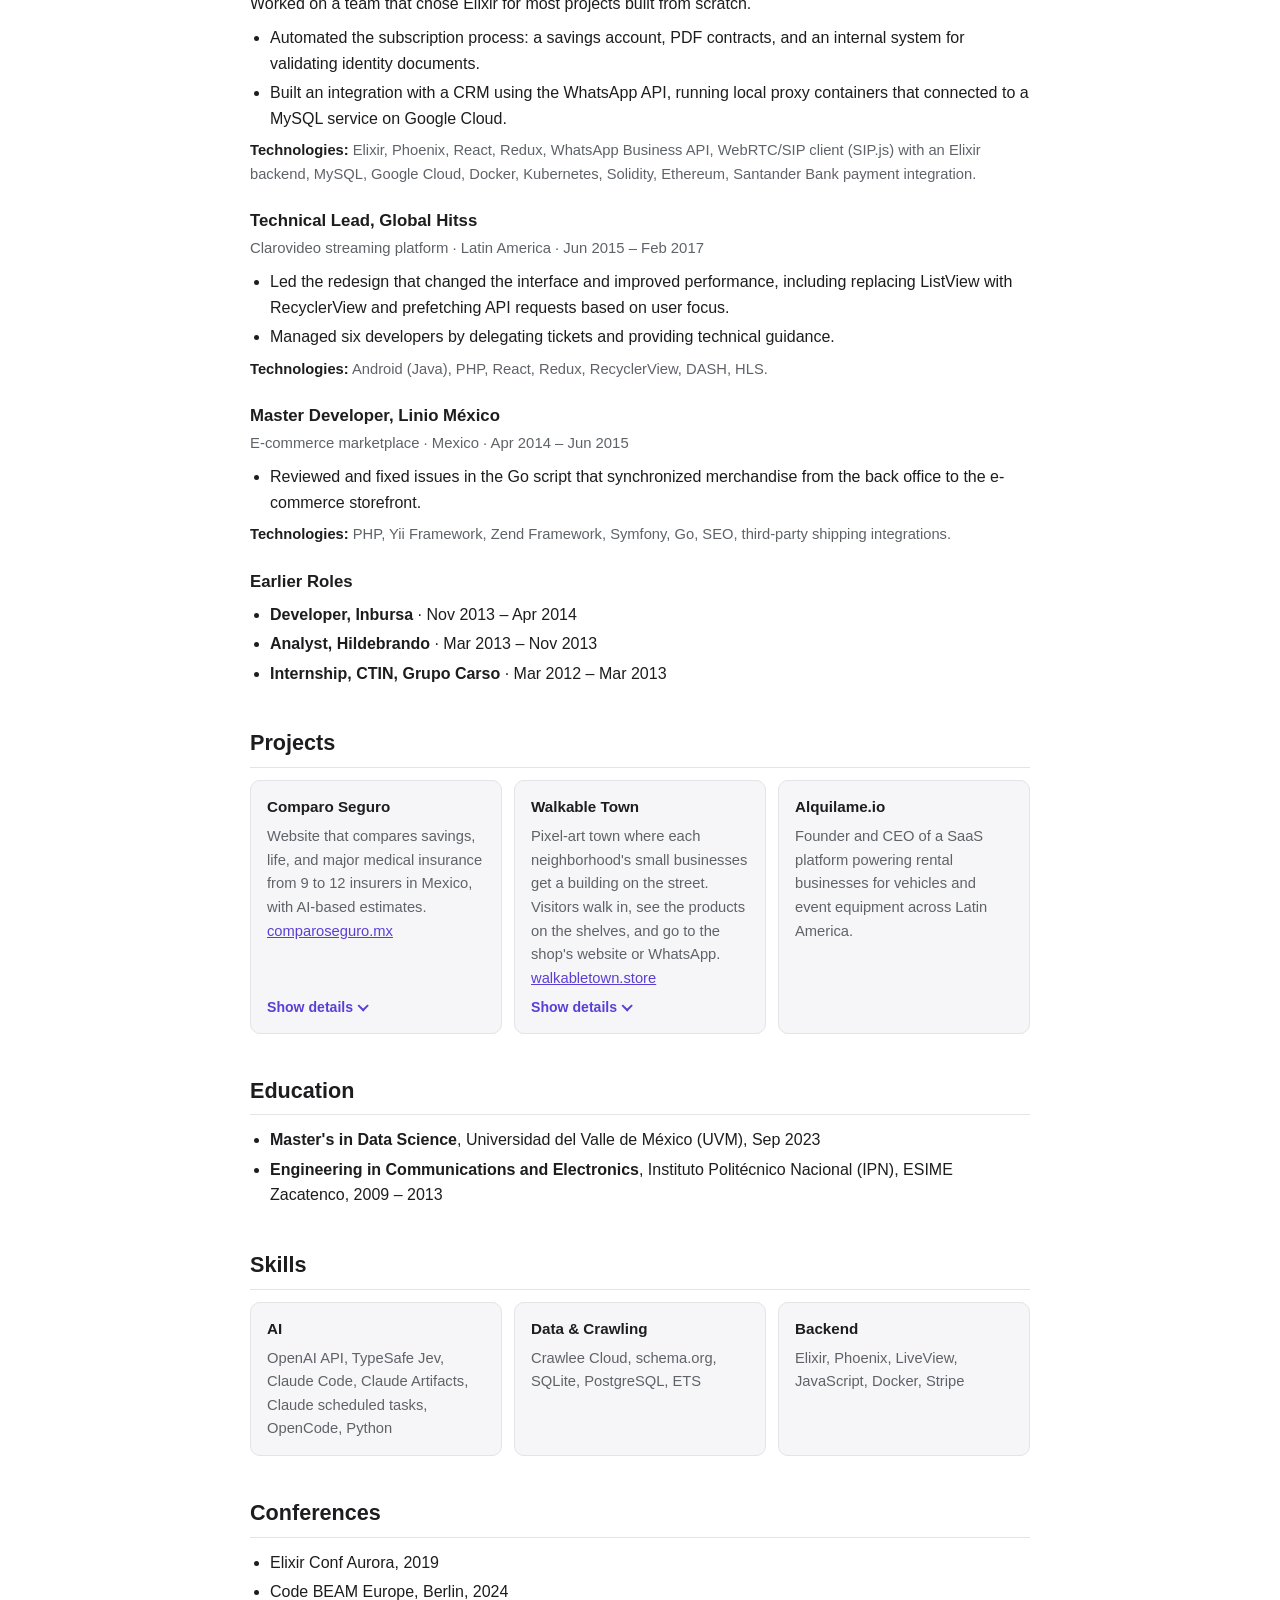
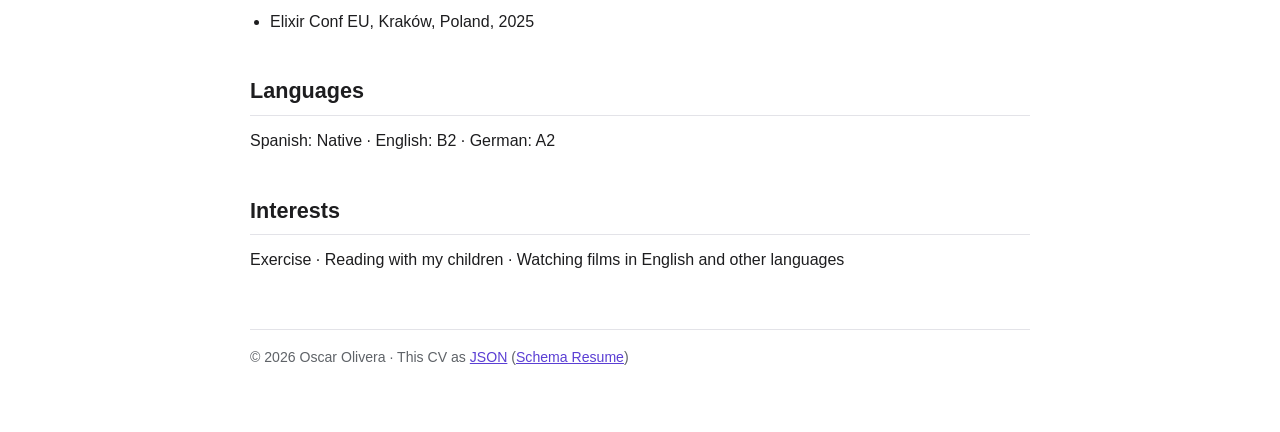
<file: ai/index.html>
<!DOCTYPE html>
<!-- Generated by build.mjs from resume.json and cv/ai.json. Edit those, then run: node build.mjs -->
<html lang="en">
<head>
<meta charset="UTF-8">
<meta name="viewport" content="width=device-width, initial-scale=1.0">
<title>Oscar Olivera - AI CV</title>
<meta name="description" content="Software Developer · AI products, Elixir, Phoenix">
<link rel="alternate" type="application/json" href="resume.json" title="Schema Resume">
<script type="application/ld+json">{"$schema":"https://schema-resume.org/1.3/schema.json","@context":"https://schema-resume.org/1.3/context.jsonld","basics":{"name":"Oscar Olivera","label":"Software Developer · AI products, Elixir, Phoenix","email":"oscarolbe@gmail.com","url":"https://oscarolbe.github.io/","location":{"countryCode":"AT","relocation":"Moving back to Mexico in summer 2027. Open to roles based in Austria, in Mexico, or remote in either time zone."},"summary":"Software developer with more than 12 years of experience and a master's in Data Science. I build products on top of AI decision models: Comparo Seguro estimates insurance with two models from different companies that must agree before a value counts, and Walkable Town recommends neighborhood shops with TypeSafe's Jev. I use Claude Code, Claude Artifacts, and Claude scheduled tasks as part of my development process. I care about AI output that is checked, explained, and replaced by real data when there is some.","profiles":[{"network":"LinkedIn","username":"oscarolbe","url":"https://www.linkedin.com/in/oscarolbe/"},{"network":"GitHub","username":"oscarolbe","url":"https://github.com/oscarolbe"}],"coreCompetencies":["Integrating AI decision models","Multi-model consensus","Question and rubric design","Web data extraction and crawling","AI-assisted development with Claude Code","Elixir and Phoenix"]},"work":[{"name":"e-Matrix Innovations","position":"Software Developer","url":"https://e-matrix.at","description":"EdTech instructional-tracking platform","startDate":"2023-12","endDate":"2026-11","summary":"Platform for enterprises, factories, and other organizations to create training programs for technical staff, track employee progress through learning paths, document required certifications, analyze training effectiveness, and streamline onboarding.","highlights":["Designed and built a new application architecture to replace a legacy system with significant technical debt. Rebuilt rather than patched, because the architectural problems could not be fixed incrementally.","Built tracking for learner and employer enrollments, including automatic re-enrollment when courses change or renew."],"keywords":["Elixir","Phoenix","LiveView","PostgreSQL","Docker","Docker Hub","SSH","Linux VPS","multi-tenant data model"]},{"name":"The RealReal","position":"Senior Software Engineer","description":"Luxury consignment marketplace","workLocation":"USA","startDate":"2022-12","endDate":"2023-11","summary":"Member of the Outbound team, about nine people including the Product Owner, Project Manager, QA, and developers based in Brazil, Canada, and Mexico.","highlights":["Built and maintained Elixir/Phoenix microservices that consumed operations queued through Kafka and communicated with a Ruby on Rails monolith."],"keywords":["Elixir","Phoenix","Ruby on Rails","Kafka","microservices","RFC process"]},{"name":"Super.mx","position":"Senior Software Engineer","description":"Insurtech startup","workLocation":"Mexico","startDate":"2020-10","endDate":"2022-10","summary":"Joined as the second full-time engineer and worked on the monolithic Elixir application. The team had no fixed hierarchy, and everyone worked at a senior level.","highlights":["Built reusable flows for life, quake, COVID, and home insurance, including A/B test variants.","Added identity verification with Metamap and mapping with Leaflet and the Google Maps API through Phoenix hooks."],"keywords":["Elixir","Phoenix","LiveView","JavaScript hooks","Alpine.js","Tailwind CSS","esbuild","Stripe","Metamap","Leaflet","Google Maps API","wkhtmltopdf","PDFtk"]},{"name":"Resuelve","position":"Senior Lead","description":"Credit-repair platform","workLocation":"Mexico, Colombia, Spain, Italy","startDate":"2017-02","endDate":"2020-10","summary":"Worked on a team that chose Elixir for most projects built from scratch.","highlights":["Automated the subscription process: a savings account, PDF contracts, and an internal system for validating identity documents.","Built an integration with a CRM using the WhatsApp API, running local proxy containers that connected to a MySQL service on Google Cloud."],"keywords":["Elixir","Phoenix","React","Redux","WhatsApp Business API","WebRTC/SIP client (SIP.js) with an Elixir backend","MySQL","Google Cloud","Docker","Kubernetes","Solidity","Ethereum","Santander Bank payment integration"]},{"name":"Global Hitss","position":"Technical Lead","description":"Clarovideo streaming platform","workLocation":"Latin America","startDate":"2015-06","endDate":"2017-02","highlights":["Led the redesign that changed the interface and improved performance, including replacing ListView with RecyclerView and prefetching API requests based on user focus.","Managed six developers by delegating tickets and providing technical guidance."],"keywords":["Android (Java)","PHP","React","Redux","RecyclerView","DASH","HLS"]},{"name":"Linio México","position":"Master Developer","description":"E-commerce marketplace","workLocation":"Mexico","startDate":"2014-04","endDate":"2015-06","highlights":["Reviewed and fixed issues in the Go script that synchronized merchandise from the back office to the e-commerce storefront."],"keywords":["PHP","Yii Framework","Zend Framework","Symfony","Go","SEO","third-party shipping integrations"]},{"name":"Inbursa","position":"Developer","startDate":"2013-11","endDate":"2014-04"},{"name":"Hildebrando","position":"Analyst","startDate":"2013-03","endDate":"2013-11"},{"name":"CTIN, Grupo Carso","position":"Internship","startDate":"2012-03","endDate":"2013-03"}],"projects":[{"name":"Comparo Seguro","type":"application","description":"Website that compares savings, life, and major medical insurance from 9 to 12 insurers in Mexico, with AI-based estimates.","url":"https://comparoseguro.mx","startDate":"2026-10","highlights":["Every estimate is answered by two AI decision models from different companies, TypeSafe's Jev and OpenAI's Luna. A value counts only if both answer, both are confident, and both agree. Otherwise the factor is marked as discarded instead of trusting one model alone.","Wrote the questions as rubrics (value ranges and yes/no questions) so the models return probabilities instead of free text. Agreed answers are averaged, and the spread becomes the ranges shown to the visitor.","The models make the judgments and the code does the arithmetic: compounding, the legal tax cap for retirement plans, and weighted scores.","The page answers right away with rule-based scores while the AI assessment runs in the background, then replaces them. Insurer estimates refresh weekly, and visitor assessments are cached for 24 hours.","Values published by the insurer, with their source, override the AI estimates, and the page shows which factors come from AI and which from published data.","Sponsored listings for insurance agents, ranked by bid and paid through Stripe Checkout.","Built with Claude Code as part of the development process."],"keywords":["Elixir","Phoenix","LiveView","OpenAI API","TypeSafe Jev","SQLite","ETS","Stripe","Claude Code"]},{"name":"Walkable Town","type":"application","description":"Pixel-art town where each neighborhood's small businesses get a building on the street. Visitors walk in, see the products on the shelves, and go to the shop's website or WhatsApp.","url":"https://walkabletown.store","startDate":"2026-10","highlights":["Businesses join by pasting their website: the app reads the Shopify catalog or the schema.org data on the site and places the shop in its neighborhood by postal code. Fetching URLs typed by strangers is protected against requests to private addresses, oversized responses, and abuse.","Set up a self-hosted Crawlee Cloud (an Apify-compatible platform) with Docker Compose and wrote the Actor that fetches store pages through a proxy pool, because store platforms rate-limit a single server IP across all their shops.","Background crawler that seeds towns from a public store directory: it obeys robots.txt and Retry-After, spaces requests with random delays and exponential backoff, and keeps its progress in the database so it resumes after a restart and can be paused from the release shell.","Shop recommendations after a chat with a town character, using TypeSafe's Jev decision model: the chat is the context and the stores are the options of one question. Countries with more than 255 stores run as a tournament of questions.","Game drawn with Canvas 2D in plain JavaScript, with no build step and no image files: every sprite is drawn in code, with regional looks for 13 countries.","Rentable billboards in each town, paid through Stripe Checkout and shown to everyone on the street as soon as the payment succeeds.","Built with Claude Code as part of the development process."],"keywords":["Elixir","Phoenix","SQLite","JavaScript","Canvas 2D","schema.org","Crawlee Cloud","Docker","TypeSafe Jev","Stripe","Cloudflare","Claude Code"]},{"name":"Alquilame.io","type":"application","roles":["Founder","CEO"],"description":"Founder and CEO of a SaaS platform powering rental businesses for vehicles and event equipment across Latin America."},{"name":"Elixir Conf Aurora","type":"conference","roles":["Attendee"],"startDate":"2019"},{"name":"Code BEAM Europe, Berlin","type":"conference","roles":["Attendee"],"startDate":"2024"},{"name":"Elixir Conf EU, Kraków, Poland","type":"conference","roles":["Attendee"],"startDate":"2025"}],"education":[{"institution":"Universidad del Valle de México (UVM)","studyType":"Master's","area":"Data Science","endDate":"2023-09"},{"institution":"Instituto Politécnico Nacional (IPN), ESIME Zacatenco","studyType":"Engineering","area":"Communications and Electronics","startDate":"2009","endDate":"2013"}],"skills":[{"name":"AI","keywords":["OpenAI API","TypeSafe Jev","Claude Code","Claude Artifacts","Claude scheduled tasks","OpenCode","Python"]},{"name":"Data & Crawling","keywords":["Crawlee Cloud","schema.org","SQLite","PostgreSQL","ETS"]},{"name":"Backend","keywords":["Elixir","Phoenix","LiveView","JavaScript","Docker","Stripe"]}],"languages":[{"language":"Spanish","fluency":"Native"},{"language":"English","fluency":"B2"},{"language":"German","fluency":"A2"}],"interests":[{"name":"Exercise"},{"name":"Reading with my children"},{"name":"Watching films in English and other languages"}],"meta":{"canonical":"https://oscarolbe.github.io/ai/resume.json","version":"1.0.0","lastModified":"2026-10-14"}}</script>
<style>
  :root {
    --bg: #ffffff;
    --text: #1d1d1f;
    --muted: #5f6368;
    --accent: #5b3fd4;
    --border: #e3e3e8;
    --surface: #f6f6f9;
    color-scheme: light;
  }
  @media (prefers-color-scheme: dark) {
    :root:not([data-theme="light"]) {
      --bg: #111114;
      --text: #ececf1;
      --muted: #a0a0ab;
      --accent: #a792ff;
      --border: #2a2a33;
      --surface: #1a1a20;
      color-scheme: dark;
    }
  }
  :root[data-theme="dark"] {
    --bg: #111114;
    --text: #ececf1;
    --muted: #a0a0ab;
    --accent: #a792ff;
    --border: #2a2a33;
    --surface: #1a1a20;
    color-scheme: dark;
  }
  * { box-sizing: border-box; }
  html, body { margin: 0; padding: 0; background: var(--bg); color: var(--text); }
  body {
    font-family: -apple-system, BlinkMacSystemFont, "Segoe UI", Roboto, Helvetica, Arial, sans-serif;
    line-height: 1.6;
    font-size: 16px;
  }
  main { max-width: 820px; margin: 0 auto; padding: 48px 20px 64px; }
  header h1 { font-size: 2.2rem; margin: 0 0 4px; }
  .role { font-size: 1.1rem; color: var(--accent); margin: 0 0 12px; font-weight: 600; }
  .location { color: var(--muted); font-size: 0.95rem; margin: -6px 0 12px; }
  .links a, .inline-links a { color: var(--accent); text-decoration: none; margin-right: 14px; }
  .links a:hover, .inline-links a:hover { text-decoration: underline; }
  h2 {
    font-size: 1.35rem;
    margin: 40px 0 12px;
    padding-bottom: 6px;
    border-bottom: 1px solid var(--border);
  }
  h3 { font-size: 1.05rem; margin: 22px 0 2px; }
  .meta { color: var(--muted); font-size: 0.93rem; margin: 0 0 8px; }
  p { margin: 8px 0; }
  ul { margin: 6px 0 6px 20px; padding: 0; }
  li { margin: 4px 0; }
  .tech {
    font-size: 0.92rem;
    color: var(--muted);
    margin: 8px 0 0;
  }
  .tech strong { color: var(--text); }
  .skills-grid {
    display: grid;
    grid-template-columns: repeat(auto-fit, minmax(220px, 1fr));
    gap: 12px;
    margin-top: 8px;
  }
  .card {
    background: var(--surface);
    border: 1px solid var(--border);
    border-radius: 10px;
    padding: 14px 16px;
  }
  .card h4 { margin: 0 0 6px; font-size: 0.95rem; }
  .card p { margin: 0; font-size: 0.92rem; color: var(--muted); }
  footer {
    margin-top: 56px;
    padding-top: 16px;
    border-top: 1px solid var(--border);
    color: var(--muted);
    font-size: 0.88rem;
  }
  @media (max-width: 520px) {
    header h1 { font-size: 1.7rem; }
    main { padding: 32px 16px 48px; }
  }
  .cv-nav {
    font-size: 0.9rem;
    color: var(--muted);
    margin: 0 0 8px;
  }
  .cv-nav a { color: var(--accent); text-decoration: none; }
  .cv-nav a:hover { text-decoration: underline; }
  .cv-nav a[aria-current] { color: var(--text); font-weight: 600; }
  .focus { color: var(--muted); font-size: 0.95rem; }
  footer a { color: var(--accent); }
  @media print {
    .cv-nav { display: none; }
    main { padding: 0; }
    h2 { margin-top: 24px; }
    section, .card { break-inside: avoid; }
  }
  main a { color: var(--accent); }
  .card ul { font-size: 0.9rem; color: var(--muted); margin-top: 8px; }
  .card.expandable { display: flex; flex-direction: column; }
  .card.expandable:not(.collapsed) { grid-column: 1 / -1; }
  .card .details {
    display: grid;
    grid-template-rows: 1fr;
    transition: grid-template-rows 0.35s ease, opacity 0.35s ease;
  }
  .card .details > div { overflow: hidden; }
  .card.collapsed .details { grid-template-rows: 0fr; opacity: 0; }
  .card.expandable:not(.collapsed) ul { font-size: 0.95rem; color: var(--text); line-height: 1.65; }
  .card.expandable:not(.collapsed) li { margin: 8px 0; }
  .card .expand {
    align-self: flex-start;
    margin-top: auto;
    padding: 6px 0 0;
    background: none;
    border: 0;
    color: var(--accent);
    font: inherit;
    font-size: 0.88rem;
    font-weight: 600;
    cursor: pointer;
  }
  .card .expand::after {
    content: "";
    display: inline-block;
    width: 0.45em;
    height: 0.45em;
    margin-left: 0.45em;
    border: solid currentColor;
    border-width: 0 2px 2px 0;
    transform: translateY(-0.15em) rotate(45deg);
    transition: transform 0.35s ease;
  }
  .card .expand[aria-expanded="true"]::after { transform: translateY(0.05em) rotate(-135deg); }
  .card .expand:hover { text-decoration: underline; }
  .card .expand:focus-visible { outline: 2px solid var(--accent); outline-offset: 2px; border-radius: 4px; }
  @media (prefers-reduced-motion: reduce) {
    .card .details, .card .expand::after { transition: none; }
  }
  @media print {
    .card.collapsed .details { grid-template-rows: 1fr; opacity: 1; }
    .card .expand { display: none; }
  }
</style>
</head>
<body>
<main>

<header>
  <p class="cv-nav">CV: <a href="../">Full CV</a> · <a href="../ai/" aria-current="page">AI</a> · <a href="../backend/">Backend</a> · <a href="../devops/">DevOps</a> · <a href="../frontend/">Frontend</a> · <a href="../gaming/">Gaming</a></p>
  <h1>Oscar Olivera</h1>
  <p class="role">Software Developer · AI products, Elixir, Phoenix</p>
  <p class="location">Based in Austria. Moving back to Mexico in summer 2027. Open to roles based in Austria, in Mexico, or remote in either time zone.</p>
  <p class="links">
    <a href="https://www.linkedin.com/in/oscarolbe/">LinkedIn</a>
    <a href="https://github.com/oscarolbe">GitHub</a>
    <a href="mailto:oscarolbe@gmail.com">oscarolbe@gmail.com</a>
  </p>
</header>

<section>
  <h2>About</h2>
  <p>Software developer with more than 12 years of experience and a master&#39;s in Data Science. I build products on top of AI decision models: Comparo Seguro estimates insurance with two models from different companies that must agree before a value counts, and Walkable Town recommends neighborhood shops with TypeSafe&#39;s Jev. I use Claude Code, Claude Artifacts, and Claude scheduled tasks as part of my development process. I care about AI output that is checked, explained, and replaced by real data when there is some.</p>
  <p class="focus"><strong>Focus:</strong> Integrating AI decision models · Multi-model consensus · Question and rubric design · Web data extraction and crawling · AI-assisted development with Claude Code · Elixir and Phoenix</p>
</section>

<section>
  <h2>Current Work</h2>
  <h3>Software Developer, e-Matrix Innovations</h3>
  <p class="meta">EdTech instructional-tracking platform · Dec 2023 – Nov 2026</p>
  <p>Platform for enterprises, factories, and other organizations to create training programs for technical staff, track employee progress through learning paths, document required certifications, analyze training effectiveness, and streamline onboarding. <a href="https://e-matrix.at">e-matrix.at</a></p>
  <ul>
    <li>Designed and built a new application architecture to replace a legacy system with significant technical debt. Rebuilt rather than patched, because the architectural problems could not be fixed incrementally.</li>
    <li>Built tracking for learner and employer enrollments, including automatic re-enrollment when courses change or renew.</li>
  </ul>
  <p class="tech"><strong>Technologies:</strong> Elixir, Phoenix, LiveView, PostgreSQL, Docker, Docker Hub, SSH, Linux VPS, multi-tenant data model.</p>
</section>

<section>
  <h2>Experience</h2>
  <h3>Senior Software Engineer, The RealReal</h3>
  <p class="meta">Luxury consignment marketplace · USA · Dec 2022 – Nov 2023</p>
  <p>Member of the Outbound team, about nine people including the Product Owner, Project Manager, QA, and developers based in Brazil, Canada, and Mexico.</p>
  <ul>
    <li>Built and maintained Elixir/Phoenix microservices that consumed operations queued through Kafka and communicated with a Ruby on Rails monolith.</li>
  </ul>
  <p class="tech"><strong>Technologies:</strong> Elixir, Phoenix, Ruby on Rails, Kafka, microservices, RFC process.</p>

  <h3>Senior Software Engineer, Super.mx</h3>
  <p class="meta">Insurtech startup · Mexico · Oct 2020 – Oct 2022</p>
  <p>Joined as the second full-time engineer and worked on the monolithic Elixir application. The team had no fixed hierarchy, and everyone worked at a senior level.</p>
  <ul>
    <li>Built reusable flows for life, quake, COVID, and home insurance, including A/B test variants.</li>
    <li>Added identity verification with Metamap and mapping with Leaflet and the Google Maps API through Phoenix hooks.</li>
  </ul>
  <p class="tech"><strong>Technologies:</strong> Elixir, Phoenix, LiveView, JavaScript hooks, Alpine.js, Tailwind CSS, esbuild, Stripe, Metamap, Leaflet, Google Maps API, wkhtmltopdf, PDFtk.</p>

  <h3>Senior Lead, Resuelve</h3>
  <p class="meta">Credit-repair platform · Mexico, Colombia, Spain, Italy · Feb 2017 – Oct 2020</p>
  <p>Worked on a team that chose Elixir for most projects built from scratch.</p>
  <ul>
    <li>Automated the subscription process: a savings account, PDF contracts, and an internal system for validating identity documents.</li>
    <li>Built an integration with a CRM using the WhatsApp API, running local proxy containers that connected to a MySQL service on Google Cloud.</li>
  </ul>
  <p class="tech"><strong>Technologies:</strong> Elixir, Phoenix, React, Redux, WhatsApp Business API, WebRTC/SIP client (SIP.js) with an Elixir backend, MySQL, Google Cloud, Docker, Kubernetes, Solidity, Ethereum, Santander Bank payment integration.</p>

  <h3>Technical Lead, Global Hitss</h3>
  <p class="meta">Clarovideo streaming platform · Latin America · Jun 2015 – Feb 2017</p>
  <ul>
    <li>Led the redesign that changed the interface and improved performance, including replacing ListView with RecyclerView and prefetching API requests based on user focus.</li>
    <li>Managed six developers by delegating tickets and providing technical guidance.</li>
  </ul>
  <p class="tech"><strong>Technologies:</strong> Android (Java), PHP, React, Redux, RecyclerView, DASH, HLS.</p>

  <h3>Master Developer, Linio México</h3>
  <p class="meta">E-commerce marketplace · Mexico · Apr 2014 – Jun 2015</p>
  <ul>
    <li>Reviewed and fixed issues in the Go script that synchronized merchandise from the back office to the e-commerce storefront.</li>
  </ul>
  <p class="tech"><strong>Technologies:</strong> PHP, Yii Framework, Zend Framework, Symfony, Go, SEO, third-party shipping integrations.</p>

  <h3>Earlier Roles</h3>
  <ul>
    <li><strong>Developer, Inbursa</strong> · Nov 2013 – Apr 2014</li>
    <li><strong>Analyst, Hildebrando</strong> · Mar 2013 – Nov 2013</li>
    <li><strong>Internship, CTIN, Grupo Carso</strong> · Mar 2012 – Mar 2013</li>
  </ul>
</section>

<section>
  <h2>Projects</h2>
  <div class="skills-grid">
    <div class="card expandable">
      <h4>Comparo Seguro</h4>
      <p>Website that compares savings, life, and major medical insurance from 9 to 12 insurers in Mexico, with AI-based estimates. <a href="https://comparoseguro.mx">comparoseguro.mx</a></p>
      <div class="details" id="project-0">
        <div>
          <ul>
            <li>Every estimate is answered by two AI decision models from different companies, TypeSafe&#39;s Jev and OpenAI&#39;s Luna. A value counts only if both answer, both are confident, and both agree. Otherwise the factor is marked as discarded instead of trusting one model alone.</li>
            <li>Wrote the questions as rubrics (value ranges and yes/no questions) so the models return probabilities instead of free text. Agreed answers are averaged, and the spread becomes the ranges shown to the visitor.</li>
            <li>The models make the judgments and the code does the arithmetic: compounding, the legal tax cap for retirement plans, and weighted scores.</li>
            <li>The page answers right away with rule-based scores while the AI assessment runs in the background, then replaces them. Insurer estimates refresh weekly, and visitor assessments are cached for 24 hours.</li>
            <li>Values published by the insurer, with their source, override the AI estimates, and the page shows which factors come from AI and which from published data.</li>
            <li>Sponsored listings for insurance agents, ranked by bid and paid through Stripe Checkout.</li>
            <li>Built with Claude Code as part of the development process.</li>
          </ul>
          <p class="tech"><strong>Technologies:</strong> Elixir, Phoenix, LiveView, OpenAI API, TypeSafe Jev, SQLite, ETS, Stripe, Claude Code.</p>
        </div>
      </div>
      <button type="button" class="expand" aria-expanded="false" aria-controls="project-0" hidden>Show details</button>
    </div>
    <div class="card expandable">
      <h4>Walkable Town</h4>
      <p>Pixel-art town where each neighborhood&#39;s small businesses get a building on the street. Visitors walk in, see the products on the shelves, and go to the shop&#39;s website or WhatsApp. <a href="https://walkabletown.store">walkabletown.store</a></p>
      <div class="details" id="project-1">
        <div>
          <ul>
            <li>Businesses join by pasting their website: the app reads the Shopify catalog or the schema.org data on the site and places the shop in its neighborhood by postal code. Fetching URLs typed by strangers is protected against requests to private addresses, oversized responses, and abuse.</li>
            <li>Set up a self-hosted Crawlee Cloud (an Apify-compatible platform) with Docker Compose and wrote the Actor that fetches store pages through a proxy pool, because store platforms rate-limit a single server IP across all their shops.</li>
            <li>Background crawler that seeds towns from a public store directory: it obeys robots.txt and Retry-After, spaces requests with random delays and exponential backoff, and keeps its progress in the database so it resumes after a restart and can be paused from the release shell.</li>
            <li>Shop recommendations after a chat with a town character, using TypeSafe&#39;s Jev decision model: the chat is the context and the stores are the options of one question. Countries with more than 255 stores run as a tournament of questions.</li>
            <li>Game drawn with Canvas 2D in plain JavaScript, with no build step and no image files: every sprite is drawn in code, with regional looks for 13 countries.</li>
            <li>Rentable billboards in each town, paid through Stripe Checkout and shown to everyone on the street as soon as the payment succeeds.</li>
            <li>Built with Claude Code as part of the development process.</li>
          </ul>
          <p class="tech"><strong>Technologies:</strong> Elixir, Phoenix, SQLite, JavaScript, Canvas 2D, schema.org, Crawlee Cloud, Docker, TypeSafe Jev, Stripe, Cloudflare, Claude Code.</p>
        </div>
      </div>
      <button type="button" class="expand" aria-expanded="false" aria-controls="project-1" hidden>Show details</button>
    </div>
    <div class="card">
      <h4>Alquilame.io</h4>
      <p>Founder and CEO of a SaaS platform powering rental businesses for vehicles and event equipment across Latin America.</p>
    </div>
  </div>
</section>

<section>
  <h2>Education</h2>
  <ul>
    <li><strong>Master&#39;s in Data Science</strong>, Universidad del Valle de México (UVM), Sep 2023</li>
    <li><strong>Engineering in Communications and Electronics</strong>, Instituto Politécnico Nacional (IPN), ESIME Zacatenco, 2009 – 2013</li>
  </ul>
</section>

<section>
  <h2>Skills</h2>
  <div class="skills-grid">
    <div class="card">
      <h4>AI</h4>
      <p>OpenAI API, TypeSafe Jev, Claude Code, Claude Artifacts, Claude scheduled tasks, OpenCode, Python</p>
    </div>
    <div class="card">
      <h4>Data &amp; Crawling</h4>
      <p>Crawlee Cloud, schema.org, SQLite, PostgreSQL, ETS</p>
    </div>
    <div class="card">
      <h4>Backend</h4>
      <p>Elixir, Phoenix, LiveView, JavaScript, Docker, Stripe</p>
    </div>
  </div>
</section>

<section>
  <h2>Conferences</h2>
  <ul>
    <li>Elixir Conf Aurora, 2019</li>
    <li>Code BEAM Europe, Berlin, 2024</li>
    <li>Elixir Conf EU, Kraków, Poland, 2025</li>
  </ul>
</section>

<section>
  <h2>Languages</h2>
  <p>Spanish: Native · English: B2 · German: A2</p>
</section>

<section>
  <h2>Interests</h2>
  <p>Exercise · Reading with my children · Watching films in English and other languages</p>
</section>

<footer>
  © 2026 Oscar Olivera · This CV as <a href="resume.json">JSON</a> (<a href="https://schema-resume.org/">Schema Resume</a>)
</footer>

</main>
<script>
// Project highlights start collapsed; without JavaScript they stay open.
for (const button of document.querySelectorAll('.card .expand')) {
  const card = button.closest('.card');
  card.classList.add('collapsed');
  button.hidden = false;
  button.addEventListener('click', () => {
    const open = card.classList.toggle('collapsed') === false;
    button.setAttribute('aria-expanded', open);
    button.textContent = open ? 'Show less' : 'Show details';
    if (open) card.scrollIntoView({ block: 'nearest', behavior: 'smooth' });
  });
}
</script>
</body>
</html>
</file>
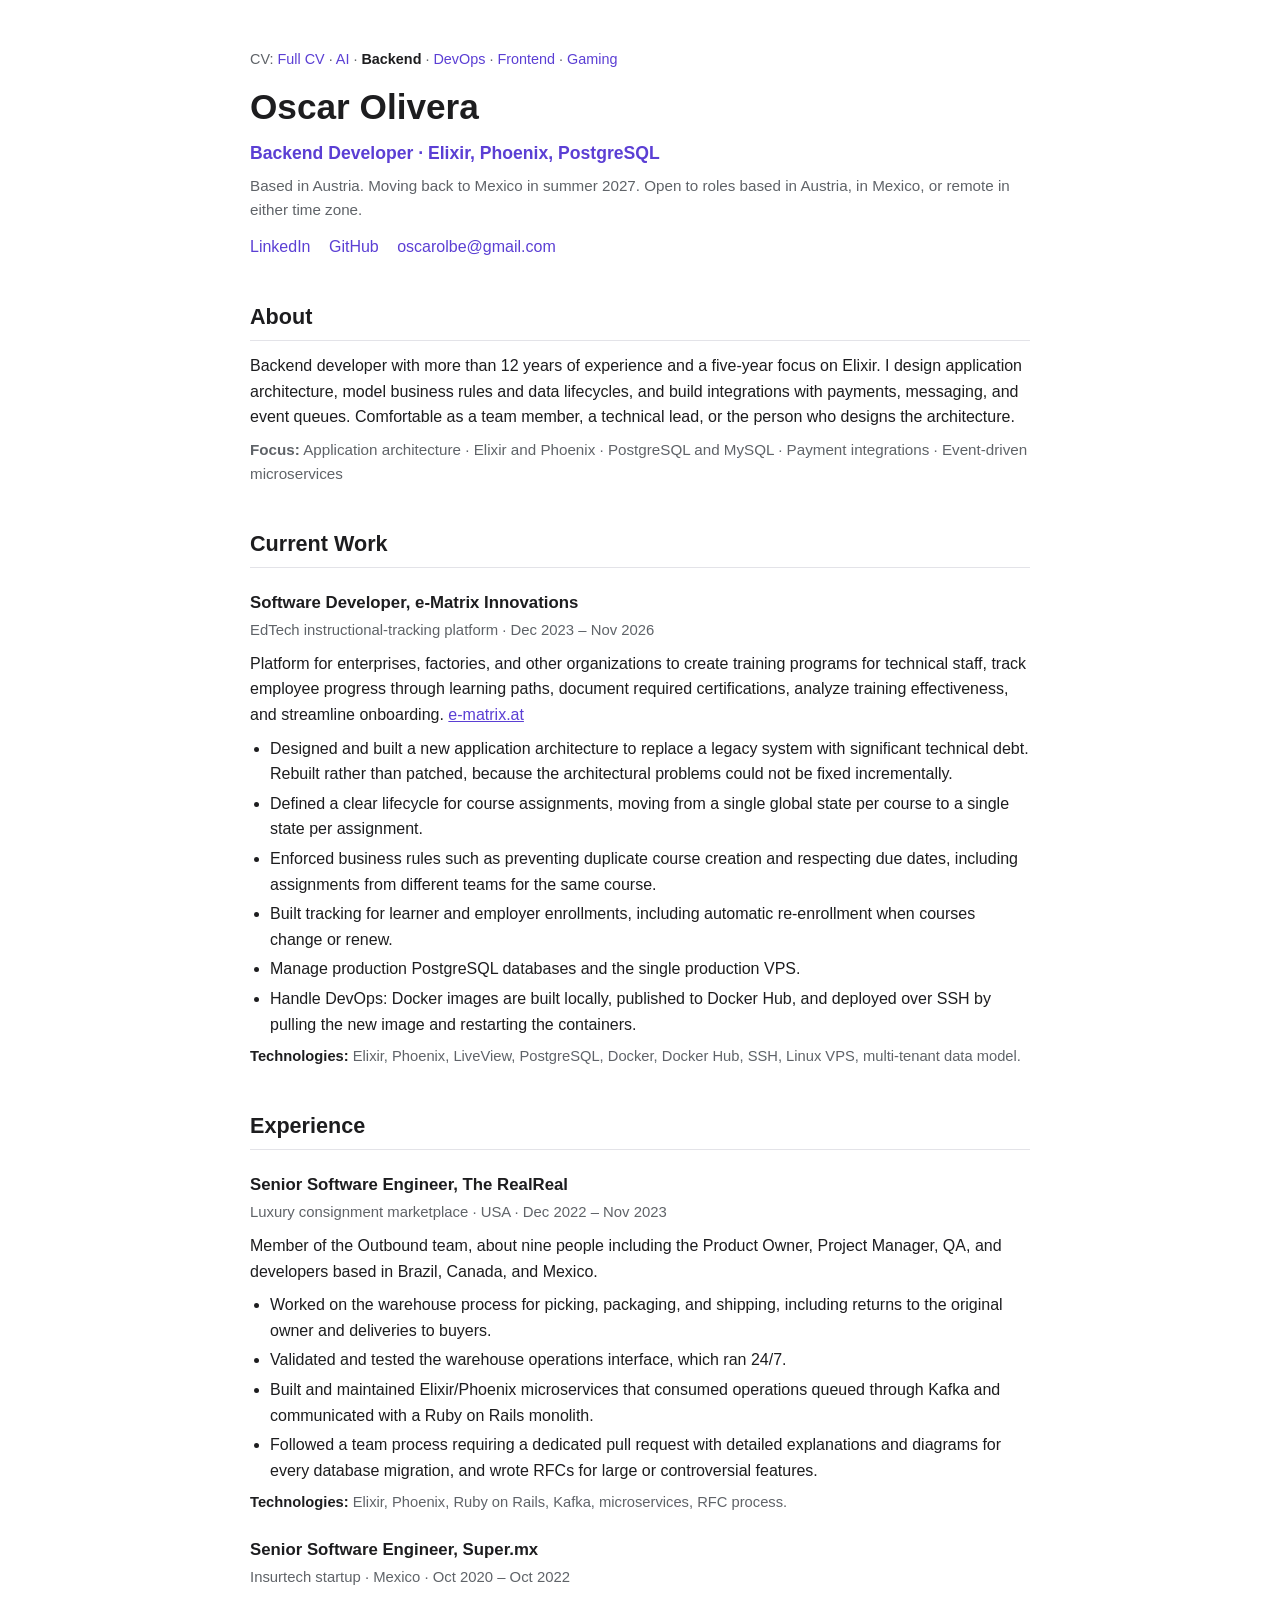
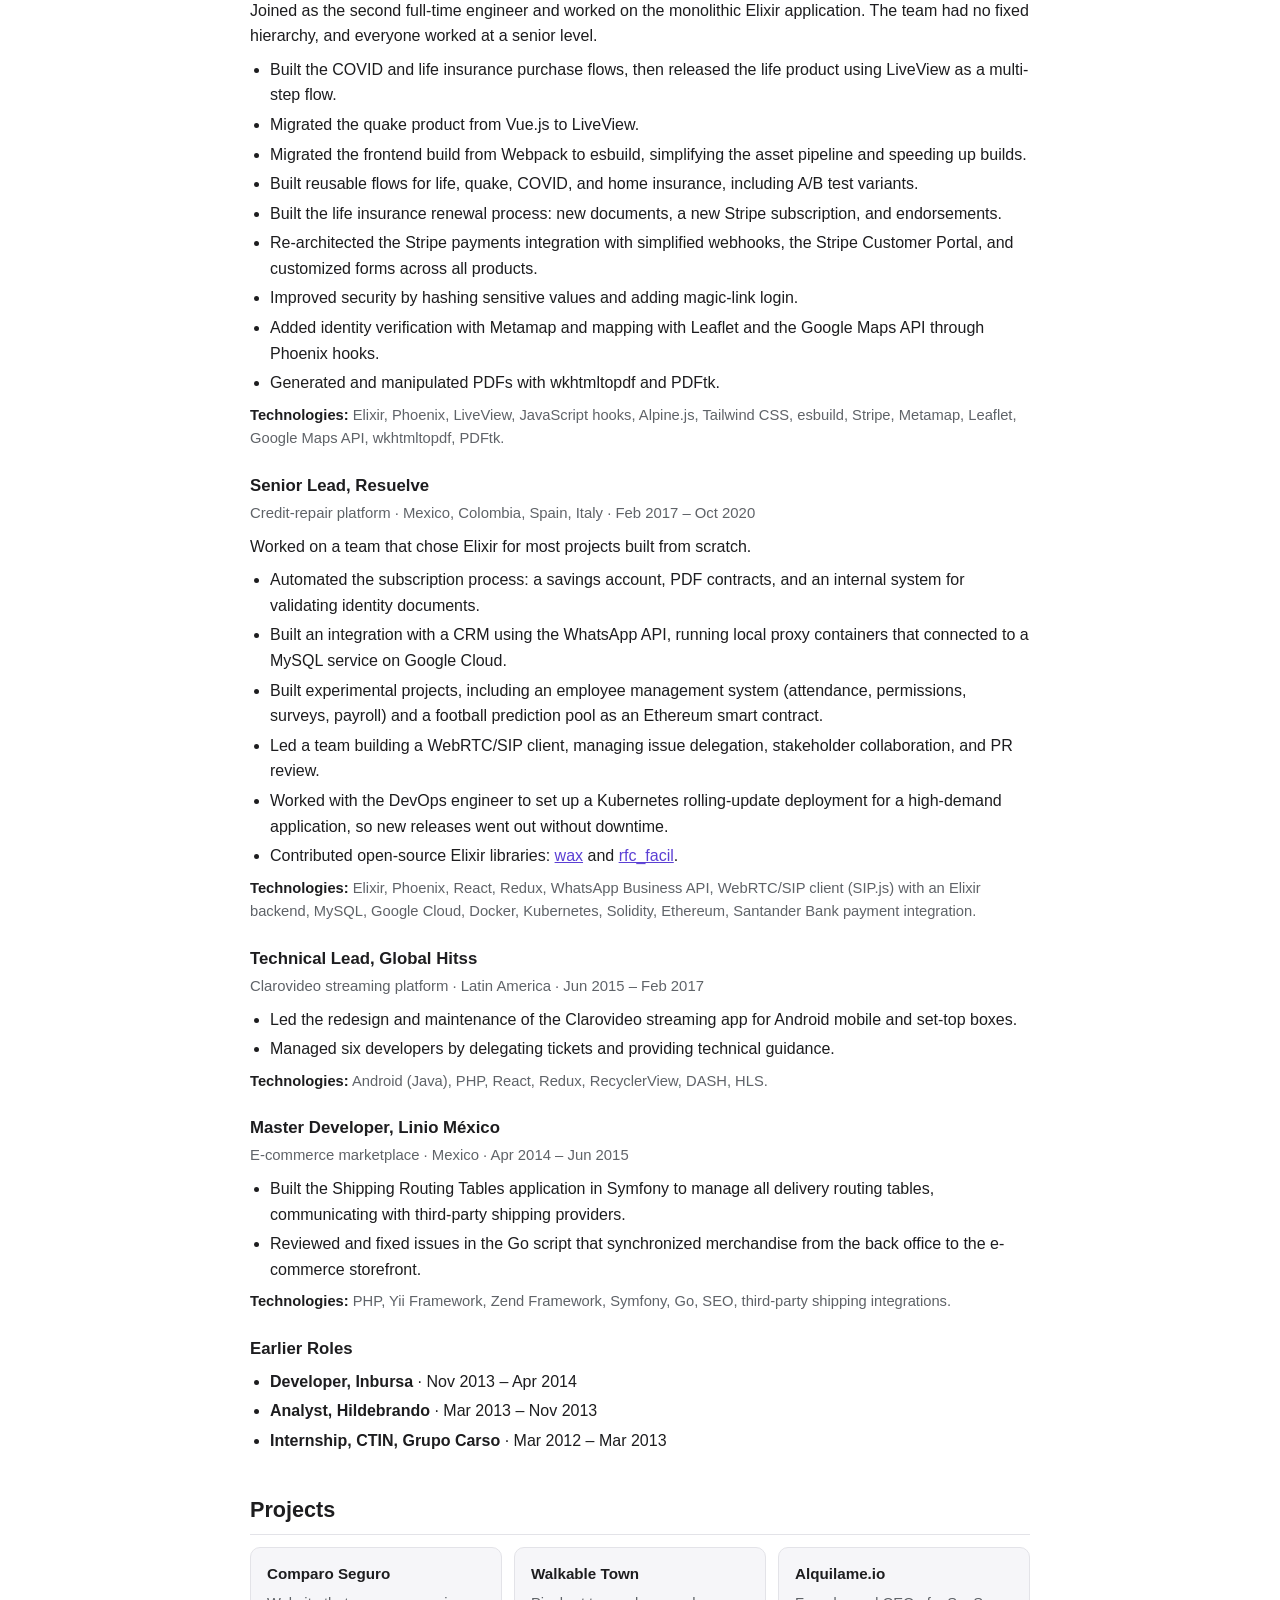
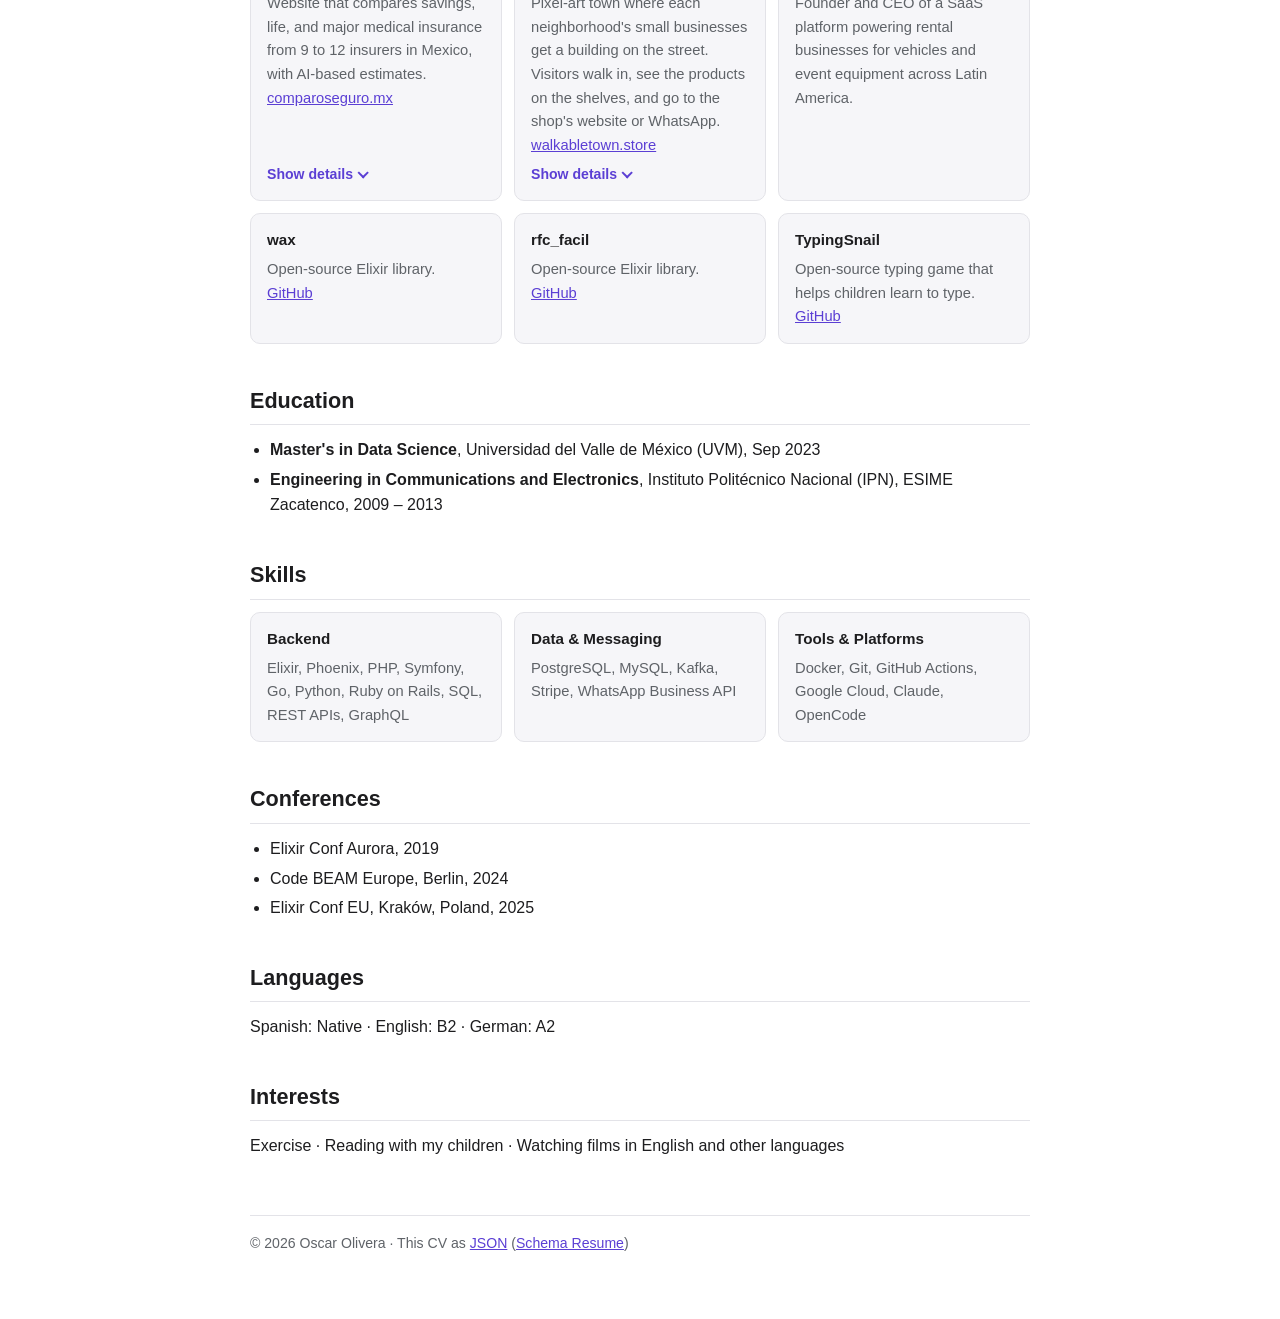
<file: backend/index.html>
<!DOCTYPE html>
<!-- Generated by build.mjs from resume.json and cv/backend.json. Edit those, then run: node build.mjs -->
<html lang="en">
<head>
<meta charset="UTF-8">
<meta name="viewport" content="width=device-width, initial-scale=1.0">
<title>Oscar Olivera - Backend CV</title>
<meta name="description" content="Backend Developer · Elixir, Phoenix, PostgreSQL">
<link rel="alternate" type="application/json" href="resume.json" title="Schema Resume">
<script type="application/ld+json">{"$schema":"https://schema-resume.org/1.3/schema.json","@context":"https://schema-resume.org/1.3/context.jsonld","basics":{"name":"Oscar Olivera","label":"Backend Developer · Elixir, Phoenix, PostgreSQL","email":"oscarolbe@gmail.com","url":"https://oscarolbe.github.io/","location":{"countryCode":"AT","relocation":"Moving back to Mexico in summer 2027. Open to roles based in Austria, in Mexico, or remote in either time zone."},"summary":"Backend developer with more than 12 years of experience and a five-year focus on Elixir. I design application architecture, model business rules and data lifecycles, and build integrations with payments, messaging, and event queues. Comfortable as a team member, a technical lead, or the person who designs the architecture.","profiles":[{"network":"LinkedIn","username":"oscarolbe","url":"https://www.linkedin.com/in/oscarolbe/"},{"network":"GitHub","username":"oscarolbe","url":"https://github.com/oscarolbe"}],"coreCompetencies":["Application architecture","Elixir and Phoenix","PostgreSQL and MySQL","Payment integrations","Event-driven microservices"]},"work":[{"name":"e-Matrix Innovations","position":"Software Developer","url":"https://e-matrix.at","description":"EdTech instructional-tracking platform","startDate":"2023-12","endDate":"2026-11","summary":"Platform for enterprises, factories, and other organizations to create training programs for technical staff, track employee progress through learning paths, document required certifications, analyze training effectiveness, and streamline onboarding.","highlights":["Designed and built a new application architecture to replace a legacy system with significant technical debt. Rebuilt rather than patched, because the architectural problems could not be fixed incrementally.","Defined a clear lifecycle for course assignments, moving from a single global state per course to a single state per assignment.","Enforced business rules such as preventing duplicate course creation and respecting due dates, including assignments from different teams for the same course.","Built tracking for learner and employer enrollments, including automatic re-enrollment when courses change or renew.","Manage production PostgreSQL databases and the single production VPS.","Handle DevOps: Docker images are built locally, published to Docker Hub, and deployed over SSH by pulling the new image and restarting the containers."],"keywords":["Elixir","Phoenix","LiveView","PostgreSQL","Docker","Docker Hub","SSH","Linux VPS","multi-tenant data model"]},{"name":"The RealReal","position":"Senior Software Engineer","description":"Luxury consignment marketplace","workLocation":"USA","startDate":"2022-12","endDate":"2023-11","summary":"Member of the Outbound team, about nine people including the Product Owner, Project Manager, QA, and developers based in Brazil, Canada, and Mexico.","highlights":["Worked on the warehouse process for picking, packaging, and shipping, including returns to the original owner and deliveries to buyers.","Validated and tested the warehouse operations interface, which ran 24/7.","Built and maintained Elixir/Phoenix microservices that consumed operations queued through Kafka and communicated with a Ruby on Rails monolith.","Followed a team process requiring a dedicated pull request with detailed explanations and diagrams for every database migration, and wrote RFCs for large or controversial features."],"keywords":["Elixir","Phoenix","Ruby on Rails","Kafka","microservices","RFC process"]},{"name":"Super.mx","position":"Senior Software Engineer","description":"Insurtech startup","workLocation":"Mexico","startDate":"2020-10","endDate":"2022-10","summary":"Joined as the second full-time engineer and worked on the monolithic Elixir application. The team had no fixed hierarchy, and everyone worked at a senior level.","highlights":["Built the COVID and life insurance purchase flows, then released the life product using LiveView as a multi-step flow.","Migrated the quake product from Vue.js to LiveView.","Migrated the frontend build from Webpack to esbuild, simplifying the asset pipeline and speeding up builds.","Built reusable flows for life, quake, COVID, and home insurance, including A/B test variants.","Built the life insurance renewal process: new documents, a new Stripe subscription, and endorsements.","Re-architected the Stripe payments integration with simplified webhooks, the Stripe Customer Portal, and customized forms across all products.","Improved security by hashing sensitive values and adding magic-link login.","Added identity verification with Metamap and mapping with Leaflet and the Google Maps API through Phoenix hooks.","Generated and manipulated PDFs with wkhtmltopdf and PDFtk."],"keywords":["Elixir","Phoenix","LiveView","JavaScript hooks","Alpine.js","Tailwind CSS","esbuild","Stripe","Metamap","Leaflet","Google Maps API","wkhtmltopdf","PDFtk"]},{"name":"Resuelve","position":"Senior Lead","description":"Credit-repair platform","workLocation":"Mexico, Colombia, Spain, Italy","startDate":"2017-02","endDate":"2020-10","summary":"Worked on a team that chose Elixir for most projects built from scratch.","highlights":["Automated the subscription process: a savings account, PDF contracts, and an internal system for validating identity documents.","Built an integration with a CRM using the WhatsApp API, running local proxy containers that connected to a MySQL service on Google Cloud.","Built experimental projects, including an employee management system (attendance, permissions, surveys, payroll) and a football prediction pool as an Ethereum smart contract.","Led a team building a WebRTC/SIP client, managing issue delegation, stakeholder collaboration, and PR review.","Worked with the DevOps engineer to set up a Kubernetes rolling-update deployment for a high-demand application, so new releases went out without downtime.","Contributed open-source Elixir libraries: wax and rfc_facil."],"keywords":["Elixir","Phoenix","React","Redux","WhatsApp Business API","WebRTC/SIP client (SIP.js) with an Elixir backend","MySQL","Google Cloud","Docker","Kubernetes","Solidity","Ethereum","Santander Bank payment integration"]},{"name":"Global Hitss","position":"Technical Lead","description":"Clarovideo streaming platform","workLocation":"Latin America","startDate":"2015-06","endDate":"2017-02","highlights":["Led the redesign and maintenance of the Clarovideo streaming app for Android mobile and set-top boxes.","Managed six developers by delegating tickets and providing technical guidance."],"keywords":["Android (Java)","PHP","React","Redux","RecyclerView","DASH","HLS"]},{"name":"Linio México","position":"Master Developer","description":"E-commerce marketplace","workLocation":"Mexico","startDate":"2014-04","endDate":"2015-06","highlights":["Built the Shipping Routing Tables application in Symfony to manage all delivery routing tables, communicating with third-party shipping providers.","Reviewed and fixed issues in the Go script that synchronized merchandise from the back office to the e-commerce storefront."],"keywords":["PHP","Yii Framework","Zend Framework","Symfony","Go","SEO","third-party shipping integrations"]},{"name":"Inbursa","position":"Developer","startDate":"2013-11","endDate":"2014-04"},{"name":"Hildebrando","position":"Analyst","startDate":"2013-03","endDate":"2013-11"},{"name":"CTIN, Grupo Carso","position":"Internship","startDate":"2012-03","endDate":"2013-03"}],"projects":[{"name":"Comparo Seguro","type":"application","description":"Website that compares savings, life, and major medical insurance from 9 to 12 insurers in Mexico, with AI-based estimates.","url":"https://comparoseguro.mx","startDate":"2026-10","highlights":["Every estimate is answered by two AI decision models from different companies, TypeSafe's Jev and OpenAI's Luna. A value counts only if both answer, both are confident, and both agree. Otherwise the factor is marked as discarded instead of trusting one model alone.","Wrote the questions as rubrics (value ranges and yes/no questions) so the models return probabilities instead of free text. Agreed answers are averaged, and the spread becomes the ranges shown to the visitor.","The models make the judgments and the code does the arithmetic: compounding, the legal tax cap for retirement plans, and weighted scores.","The page answers right away with rule-based scores while the AI assessment runs in the background, then replaces them. Insurer estimates refresh weekly, and visitor assessments are cached for 24 hours.","Values published by the insurer, with their source, override the AI estimates, and the page shows which factors come from AI and which from published data.","Sponsored listings for insurance agents, ranked by bid and paid through Stripe Checkout.","Built with Claude Code as part of the development process."],"keywords":["Elixir","Phoenix","LiveView","OpenAI API","TypeSafe Jev","SQLite","ETS","Stripe","Claude Code"]},{"name":"Walkable Town","type":"application","description":"Pixel-art town where each neighborhood's small businesses get a building on the street. Visitors walk in, see the products on the shelves, and go to the shop's website or WhatsApp.","url":"https://walkabletown.store","startDate":"2026-10","highlights":["Businesses join by pasting their website: the app reads the Shopify catalog or the schema.org data on the site and places the shop in its neighborhood by postal code. Fetching URLs typed by strangers is protected against requests to private addresses, oversized responses, and abuse.","Set up a self-hosted Crawlee Cloud (an Apify-compatible platform) with Docker Compose and wrote the Actor that fetches store pages through a proxy pool, because store platforms rate-limit a single server IP across all their shops.","Background crawler that seeds towns from a public store directory: it obeys robots.txt and Retry-After, spaces requests with random delays and exponential backoff, and keeps its progress in the database so it resumes after a restart and can be paused from the release shell.","Shop recommendations after a chat with a town character, using TypeSafe's Jev decision model: the chat is the context and the stores are the options of one question. Countries with more than 255 stores run as a tournament of questions.","Game drawn with Canvas 2D in plain JavaScript, with no build step and no image files: every sprite is drawn in code, with regional looks for 13 countries.","Rentable billboards in each town, paid through Stripe Checkout and shown to everyone on the street as soon as the payment succeeds.","Built with Claude Code as part of the development process."],"keywords":["Elixir","Phoenix","SQLite","JavaScript","Canvas 2D","schema.org","Crawlee Cloud","Docker","TypeSafe Jev","Stripe","Cloudflare","Claude Code"]},{"name":"Alquilame.io","type":"application","roles":["Founder","CEO"],"description":"Founder and CEO of a SaaS platform powering rental businesses for vehicles and event equipment across Latin America."},{"name":"wax","type":"library","entity":"Resuelve","description":"Open-source Elixir library.","url":"https://github.com/resuelve/wax","keywords":["Elixir"]},{"name":"rfc_facil","type":"library","entity":"Resuelve","description":"Open-source Elixir library.","url":"https://github.com/resuelve/rfc_facil","keywords":["Elixir"]},{"name":"TypingSnail","type":"application","description":"Open-source typing game that helps children learn to type.","url":"https://github.com/oscarolbe/typingsnail","keywords":["JavaScript","HTML canvas","Web Audio","GitHub Actions","GitHub Pages"]},{"name":"Elixir Conf Aurora","type":"conference","roles":["Attendee"],"startDate":"2019"},{"name":"Code BEAM Europe, Berlin","type":"conference","roles":["Attendee"],"startDate":"2024"},{"name":"Elixir Conf EU, Kraków, Poland","type":"conference","roles":["Attendee"],"startDate":"2025"}],"education":[{"institution":"Universidad del Valle de México (UVM)","studyType":"Master's","area":"Data Science","endDate":"2023-09"},{"institution":"Instituto Politécnico Nacional (IPN), ESIME Zacatenco","studyType":"Engineering","area":"Communications and Electronics","startDate":"2009","endDate":"2013"}],"skills":[{"name":"Backend","keywords":["Elixir","Phoenix","PHP","Symfony","Go","Python","Ruby on Rails","SQL","REST APIs","GraphQL"]},{"name":"Data & Messaging","keywords":["PostgreSQL","MySQL","Kafka","Stripe","WhatsApp Business API"]},{"name":"Tools & Platforms","keywords":["Docker","Git","GitHub Actions","Google Cloud","Claude","OpenCode"]}],"languages":[{"language":"Spanish","fluency":"Native"},{"language":"English","fluency":"B2"},{"language":"German","fluency":"A2"}],"interests":[{"name":"Exercise"},{"name":"Reading with my children"},{"name":"Watching films in English and other languages"}],"meta":{"canonical":"https://oscarolbe.github.io/backend/resume.json","version":"1.0.0","lastModified":"2026-10-14"}}</script>
<style>
  :root {
    --bg: #ffffff;
    --text: #1d1d1f;
    --muted: #5f6368;
    --accent: #5b3fd4;
    --border: #e3e3e8;
    --surface: #f6f6f9;
    color-scheme: light;
  }
  @media (prefers-color-scheme: dark) {
    :root:not([data-theme="light"]) {
      --bg: #111114;
      --text: #ececf1;
      --muted: #a0a0ab;
      --accent: #a792ff;
      --border: #2a2a33;
      --surface: #1a1a20;
      color-scheme: dark;
    }
  }
  :root[data-theme="dark"] {
    --bg: #111114;
    --text: #ececf1;
    --muted: #a0a0ab;
    --accent: #a792ff;
    --border: #2a2a33;
    --surface: #1a1a20;
    color-scheme: dark;
  }
  * { box-sizing: border-box; }
  html, body { margin: 0; padding: 0; background: var(--bg); color: var(--text); }
  body {
    font-family: -apple-system, BlinkMacSystemFont, "Segoe UI", Roboto, Helvetica, Arial, sans-serif;
    line-height: 1.6;
    font-size: 16px;
  }
  main { max-width: 820px; margin: 0 auto; padding: 48px 20px 64px; }
  header h1 { font-size: 2.2rem; margin: 0 0 4px; }
  .role { font-size: 1.1rem; color: var(--accent); margin: 0 0 12px; font-weight: 600; }
  .location { color: var(--muted); font-size: 0.95rem; margin: -6px 0 12px; }
  .links a, .inline-links a { color: var(--accent); text-decoration: none; margin-right: 14px; }
  .links a:hover, .inline-links a:hover { text-decoration: underline; }
  h2 {
    font-size: 1.35rem;
    margin: 40px 0 12px;
    padding-bottom: 6px;
    border-bottom: 1px solid var(--border);
  }
  h3 { font-size: 1.05rem; margin: 22px 0 2px; }
  .meta { color: var(--muted); font-size: 0.93rem; margin: 0 0 8px; }
  p { margin: 8px 0; }
  ul { margin: 6px 0 6px 20px; padding: 0; }
  li { margin: 4px 0; }
  .tech {
    font-size: 0.92rem;
    color: var(--muted);
    margin: 8px 0 0;
  }
  .tech strong { color: var(--text); }
  .skills-grid {
    display: grid;
    grid-template-columns: repeat(auto-fit, minmax(220px, 1fr));
    gap: 12px;
    margin-top: 8px;
  }
  .card {
    background: var(--surface);
    border: 1px solid var(--border);
    border-radius: 10px;
    padding: 14px 16px;
  }
  .card h4 { margin: 0 0 6px; font-size: 0.95rem; }
  .card p { margin: 0; font-size: 0.92rem; color: var(--muted); }
  footer {
    margin-top: 56px;
    padding-top: 16px;
    border-top: 1px solid var(--border);
    color: var(--muted);
    font-size: 0.88rem;
  }
  @media (max-width: 520px) {
    header h1 { font-size: 1.7rem; }
    main { padding: 32px 16px 48px; }
  }
  .cv-nav {
    font-size: 0.9rem;
    color: var(--muted);
    margin: 0 0 8px;
  }
  .cv-nav a { color: var(--accent); text-decoration: none; }
  .cv-nav a:hover { text-decoration: underline; }
  .cv-nav a[aria-current] { color: var(--text); font-weight: 600; }
  .focus { color: var(--muted); font-size: 0.95rem; }
  footer a { color: var(--accent); }
  @media print {
    .cv-nav { display: none; }
    main { padding: 0; }
    h2 { margin-top: 24px; }
    section, .card { break-inside: avoid; }
  }
  main a { color: var(--accent); }
  .card ul { font-size: 0.9rem; color: var(--muted); margin-top: 8px; }
  .card.expandable { display: flex; flex-direction: column; }
  .card.expandable:not(.collapsed) { grid-column: 1 / -1; }
  .card .details {
    display: grid;
    grid-template-rows: 1fr;
    transition: grid-template-rows 0.35s ease, opacity 0.35s ease;
  }
  .card .details > div { overflow: hidden; }
  .card.collapsed .details { grid-template-rows: 0fr; opacity: 0; }
  .card.expandable:not(.collapsed) ul { font-size: 0.95rem; color: var(--text); line-height: 1.65; }
  .card.expandable:not(.collapsed) li { margin: 8px 0; }
  .card .expand {
    align-self: flex-start;
    margin-top: auto;
    padding: 6px 0 0;
    background: none;
    border: 0;
    color: var(--accent);
    font: inherit;
    font-size: 0.88rem;
    font-weight: 600;
    cursor: pointer;
  }
  .card .expand::after {
    content: "";
    display: inline-block;
    width: 0.45em;
    height: 0.45em;
    margin-left: 0.45em;
    border: solid currentColor;
    border-width: 0 2px 2px 0;
    transform: translateY(-0.15em) rotate(45deg);
    transition: transform 0.35s ease;
  }
  .card .expand[aria-expanded="true"]::after { transform: translateY(0.05em) rotate(-135deg); }
  .card .expand:hover { text-decoration: underline; }
  .card .expand:focus-visible { outline: 2px solid var(--accent); outline-offset: 2px; border-radius: 4px; }
  @media (prefers-reduced-motion: reduce) {
    .card .details, .card .expand::after { transition: none; }
  }
  @media print {
    .card.collapsed .details { grid-template-rows: 1fr; opacity: 1; }
    .card .expand { display: none; }
  }
</style>
</head>
<body>
<main>

<header>
  <p class="cv-nav">CV: <a href="../">Full CV</a> · <a href="../ai/">AI</a> · <a href="../backend/" aria-current="page">Backend</a> · <a href="../devops/">DevOps</a> · <a href="../frontend/">Frontend</a> · <a href="../gaming/">Gaming</a></p>
  <h1>Oscar Olivera</h1>
  <p class="role">Backend Developer · Elixir, Phoenix, PostgreSQL</p>
  <p class="location">Based in Austria. Moving back to Mexico in summer 2027. Open to roles based in Austria, in Mexico, or remote in either time zone.</p>
  <p class="links">
    <a href="https://www.linkedin.com/in/oscarolbe/">LinkedIn</a>
    <a href="https://github.com/oscarolbe">GitHub</a>
    <a href="mailto:oscarolbe@gmail.com">oscarolbe@gmail.com</a>
  </p>
</header>

<section>
  <h2>About</h2>
  <p>Backend developer with more than 12 years of experience and a five-year focus on Elixir. I design application architecture, model business rules and data lifecycles, and build integrations with payments, messaging, and event queues. Comfortable as a team member, a technical lead, or the person who designs the architecture.</p>
  <p class="focus"><strong>Focus:</strong> Application architecture · Elixir and Phoenix · PostgreSQL and MySQL · Payment integrations · Event-driven microservices</p>
</section>

<section>
  <h2>Current Work</h2>
  <h3>Software Developer, e-Matrix Innovations</h3>
  <p class="meta">EdTech instructional-tracking platform · Dec 2023 – Nov 2026</p>
  <p>Platform for enterprises, factories, and other organizations to create training programs for technical staff, track employee progress through learning paths, document required certifications, analyze training effectiveness, and streamline onboarding. <a href="https://e-matrix.at">e-matrix.at</a></p>
  <ul>
    <li>Designed and built a new application architecture to replace a legacy system with significant technical debt. Rebuilt rather than patched, because the architectural problems could not be fixed incrementally.</li>
    <li>Defined a clear lifecycle for course assignments, moving from a single global state per course to a single state per assignment.</li>
    <li>Enforced business rules such as preventing duplicate course creation and respecting due dates, including assignments from different teams for the same course.</li>
    <li>Built tracking for learner and employer enrollments, including automatic re-enrollment when courses change or renew.</li>
    <li>Manage production PostgreSQL databases and the single production VPS.</li>
    <li>Handle DevOps: Docker images are built locally, published to Docker Hub, and deployed over SSH by pulling the new image and restarting the containers.</li>
  </ul>
  <p class="tech"><strong>Technologies:</strong> Elixir, Phoenix, LiveView, PostgreSQL, Docker, Docker Hub, SSH, Linux VPS, multi-tenant data model.</p>
</section>

<section>
  <h2>Experience</h2>
  <h3>Senior Software Engineer, The RealReal</h3>
  <p class="meta">Luxury consignment marketplace · USA · Dec 2022 – Nov 2023</p>
  <p>Member of the Outbound team, about nine people including the Product Owner, Project Manager, QA, and developers based in Brazil, Canada, and Mexico.</p>
  <ul>
    <li>Worked on the warehouse process for picking, packaging, and shipping, including returns to the original owner and deliveries to buyers.</li>
    <li>Validated and tested the warehouse operations interface, which ran 24/7.</li>
    <li>Built and maintained Elixir/Phoenix microservices that consumed operations queued through Kafka and communicated with a Ruby on Rails monolith.</li>
    <li>Followed a team process requiring a dedicated pull request with detailed explanations and diagrams for every database migration, and wrote RFCs for large or controversial features.</li>
  </ul>
  <p class="tech"><strong>Technologies:</strong> Elixir, Phoenix, Ruby on Rails, Kafka, microservices, RFC process.</p>

  <h3>Senior Software Engineer, Super.mx</h3>
  <p class="meta">Insurtech startup · Mexico · Oct 2020 – Oct 2022</p>
  <p>Joined as the second full-time engineer and worked on the monolithic Elixir application. The team had no fixed hierarchy, and everyone worked at a senior level.</p>
  <ul>
    <li>Built the COVID and life insurance purchase flows, then released the life product using LiveView as a multi-step flow.</li>
    <li>Migrated the quake product from Vue.js to LiveView.</li>
    <li>Migrated the frontend build from Webpack to esbuild, simplifying the asset pipeline and speeding up builds.</li>
    <li>Built reusable flows for life, quake, COVID, and home insurance, including A/B test variants.</li>
    <li>Built the life insurance renewal process: new documents, a new Stripe subscription, and endorsements.</li>
    <li>Re-architected the Stripe payments integration with simplified webhooks, the Stripe Customer Portal, and customized forms across all products.</li>
    <li>Improved security by hashing sensitive values and adding magic-link login.</li>
    <li>Added identity verification with Metamap and mapping with Leaflet and the Google Maps API through Phoenix hooks.</li>
    <li>Generated and manipulated PDFs with wkhtmltopdf and PDFtk.</li>
  </ul>
  <p class="tech"><strong>Technologies:</strong> Elixir, Phoenix, LiveView, JavaScript hooks, Alpine.js, Tailwind CSS, esbuild, Stripe, Metamap, Leaflet, Google Maps API, wkhtmltopdf, PDFtk.</p>

  <h3>Senior Lead, Resuelve</h3>
  <p class="meta">Credit-repair platform · Mexico, Colombia, Spain, Italy · Feb 2017 – Oct 2020</p>
  <p>Worked on a team that chose Elixir for most projects built from scratch.</p>
  <ul>
    <li>Automated the subscription process: a savings account, PDF contracts, and an internal system for validating identity documents.</li>
    <li>Built an integration with a CRM using the WhatsApp API, running local proxy containers that connected to a MySQL service on Google Cloud.</li>
    <li>Built experimental projects, including an employee management system (attendance, permissions, surveys, payroll) and a football prediction pool as an Ethereum smart contract.</li>
    <li>Led a team building a WebRTC/SIP client, managing issue delegation, stakeholder collaboration, and PR review.</li>
    <li>Worked with the DevOps engineer to set up a Kubernetes rolling-update deployment for a high-demand application, so new releases went out without downtime.</li>
    <li>Contributed open-source Elixir libraries: <a href="https://github.com/resuelve/wax">wax</a> and <a href="https://github.com/resuelve/rfc_facil">rfc_facil</a>.</li>
  </ul>
  <p class="tech"><strong>Technologies:</strong> Elixir, Phoenix, React, Redux, WhatsApp Business API, WebRTC/SIP client (SIP.js) with an Elixir backend, MySQL, Google Cloud, Docker, Kubernetes, Solidity, Ethereum, Santander Bank payment integration.</p>

  <h3>Technical Lead, Global Hitss</h3>
  <p class="meta">Clarovideo streaming platform · Latin America · Jun 2015 – Feb 2017</p>
  <ul>
    <li>Led the redesign and maintenance of the Clarovideo streaming app for Android mobile and set-top boxes.</li>
    <li>Managed six developers by delegating tickets and providing technical guidance.</li>
  </ul>
  <p class="tech"><strong>Technologies:</strong> Android (Java), PHP, React, Redux, RecyclerView, DASH, HLS.</p>

  <h3>Master Developer, Linio México</h3>
  <p class="meta">E-commerce marketplace · Mexico · Apr 2014 – Jun 2015</p>
  <ul>
    <li>Built the Shipping Routing Tables application in Symfony to manage all delivery routing tables, communicating with third-party shipping providers.</li>
    <li>Reviewed and fixed issues in the Go script that synchronized merchandise from the back office to the e-commerce storefront.</li>
  </ul>
  <p class="tech"><strong>Technologies:</strong> PHP, Yii Framework, Zend Framework, Symfony, Go, SEO, third-party shipping integrations.</p>

  <h3>Earlier Roles</h3>
  <ul>
    <li><strong>Developer, Inbursa</strong> · Nov 2013 – Apr 2014</li>
    <li><strong>Analyst, Hildebrando</strong> · Mar 2013 – Nov 2013</li>
    <li><strong>Internship, CTIN, Grupo Carso</strong> · Mar 2012 – Mar 2013</li>
  </ul>
</section>

<section>
  <h2>Projects</h2>
  <div class="skills-grid">
    <div class="card expandable">
      <h4>Comparo Seguro</h4>
      <p>Website that compares savings, life, and major medical insurance from 9 to 12 insurers in Mexico, with AI-based estimates. <a href="https://comparoseguro.mx">comparoseguro.mx</a></p>
      <div class="details" id="project-0">
        <div>
          <ul>
            <li>Every estimate is answered by two AI decision models from different companies, TypeSafe&#39;s Jev and OpenAI&#39;s Luna. A value counts only if both answer, both are confident, and both agree. Otherwise the factor is marked as discarded instead of trusting one model alone.</li>
            <li>Wrote the questions as rubrics (value ranges and yes/no questions) so the models return probabilities instead of free text. Agreed answers are averaged, and the spread becomes the ranges shown to the visitor.</li>
            <li>The models make the judgments and the code does the arithmetic: compounding, the legal tax cap for retirement plans, and weighted scores.</li>
            <li>The page answers right away with rule-based scores while the AI assessment runs in the background, then replaces them. Insurer estimates refresh weekly, and visitor assessments are cached for 24 hours.</li>
            <li>Values published by the insurer, with their source, override the AI estimates, and the page shows which factors come from AI and which from published data.</li>
            <li>Sponsored listings for insurance agents, ranked by bid and paid through Stripe Checkout.</li>
            <li>Built with Claude Code as part of the development process.</li>
          </ul>
          <p class="tech"><strong>Technologies:</strong> Elixir, Phoenix, LiveView, OpenAI API, TypeSafe Jev, SQLite, ETS, Stripe, Claude Code.</p>
        </div>
      </div>
      <button type="button" class="expand" aria-expanded="false" aria-controls="project-0" hidden>Show details</button>
    </div>
    <div class="card expandable">
      <h4>Walkable Town</h4>
      <p>Pixel-art town where each neighborhood&#39;s small businesses get a building on the street. Visitors walk in, see the products on the shelves, and go to the shop&#39;s website or WhatsApp. <a href="https://walkabletown.store">walkabletown.store</a></p>
      <div class="details" id="project-1">
        <div>
          <ul>
            <li>Businesses join by pasting their website: the app reads the Shopify catalog or the schema.org data on the site and places the shop in its neighborhood by postal code. Fetching URLs typed by strangers is protected against requests to private addresses, oversized responses, and abuse.</li>
            <li>Set up a self-hosted Crawlee Cloud (an Apify-compatible platform) with Docker Compose and wrote the Actor that fetches store pages through a proxy pool, because store platforms rate-limit a single server IP across all their shops.</li>
            <li>Background crawler that seeds towns from a public store directory: it obeys robots.txt and Retry-After, spaces requests with random delays and exponential backoff, and keeps its progress in the database so it resumes after a restart and can be paused from the release shell.</li>
            <li>Shop recommendations after a chat with a town character, using TypeSafe&#39;s Jev decision model: the chat is the context and the stores are the options of one question. Countries with more than 255 stores run as a tournament of questions.</li>
            <li>Game drawn with Canvas 2D in plain JavaScript, with no build step and no image files: every sprite is drawn in code, with regional looks for 13 countries.</li>
            <li>Rentable billboards in each town, paid through Stripe Checkout and shown to everyone on the street as soon as the payment succeeds.</li>
            <li>Built with Claude Code as part of the development process.</li>
          </ul>
          <p class="tech"><strong>Technologies:</strong> Elixir, Phoenix, SQLite, JavaScript, Canvas 2D, schema.org, Crawlee Cloud, Docker, TypeSafe Jev, Stripe, Cloudflare, Claude Code.</p>
        </div>
      </div>
      <button type="button" class="expand" aria-expanded="false" aria-controls="project-1" hidden>Show details</button>
    </div>
    <div class="card">
      <h4>Alquilame.io</h4>
      <p>Founder and CEO of a SaaS platform powering rental businesses for vehicles and event equipment across Latin America.</p>
    </div>
    <div class="card">
      <h4>wax</h4>
      <p>Open-source Elixir library. <a href="https://github.com/resuelve/wax">GitHub</a></p>
    </div>
    <div class="card">
      <h4>rfc_facil</h4>
      <p>Open-source Elixir library. <a href="https://github.com/resuelve/rfc_facil">GitHub</a></p>
    </div>
    <div class="card">
      <h4>TypingSnail</h4>
      <p>Open-source typing game that helps children learn to type. <a href="https://github.com/oscarolbe/typingsnail">GitHub</a></p>
    </div>
  </div>
</section>

<section>
  <h2>Education</h2>
  <ul>
    <li><strong>Master&#39;s in Data Science</strong>, Universidad del Valle de México (UVM), Sep 2023</li>
    <li><strong>Engineering in Communications and Electronics</strong>, Instituto Politécnico Nacional (IPN), ESIME Zacatenco, 2009 – 2013</li>
  </ul>
</section>

<section>
  <h2>Skills</h2>
  <div class="skills-grid">
    <div class="card">
      <h4>Backend</h4>
      <p>Elixir, Phoenix, PHP, Symfony, Go, Python, Ruby on Rails, SQL, REST APIs, GraphQL</p>
    </div>
    <div class="card">
      <h4>Data &amp; Messaging</h4>
      <p>PostgreSQL, MySQL, Kafka, Stripe, WhatsApp Business API</p>
    </div>
    <div class="card">
      <h4>Tools &amp; Platforms</h4>
      <p>Docker, Git, GitHub Actions, Google Cloud, Claude, OpenCode</p>
    </div>
  </div>
</section>

<section>
  <h2>Conferences</h2>
  <ul>
    <li>Elixir Conf Aurora, 2019</li>
    <li>Code BEAM Europe, Berlin, 2024</li>
    <li>Elixir Conf EU, Kraków, Poland, 2025</li>
  </ul>
</section>

<section>
  <h2>Languages</h2>
  <p>Spanish: Native · English: B2 · German: A2</p>
</section>

<section>
  <h2>Interests</h2>
  <p>Exercise · Reading with my children · Watching films in English and other languages</p>
</section>

<footer>
  © 2026 Oscar Olivera · This CV as <a href="resume.json">JSON</a> (<a href="https://schema-resume.org/">Schema Resume</a>)
</footer>

</main>
<script>
// Project highlights start collapsed; without JavaScript they stay open.
for (const button of document.querySelectorAll('.card .expand')) {
  const card = button.closest('.card');
  card.classList.add('collapsed');
  button.hidden = false;
  button.addEventListener('click', () => {
    const open = card.classList.toggle('collapsed') === false;
    button.setAttribute('aria-expanded', open);
    button.textContent = open ? 'Show less' : 'Show details';
    if (open) card.scrollIntoView({ block: 'nearest', behavior: 'smooth' });
  });
}
</script>
</body>
</html>
</file>
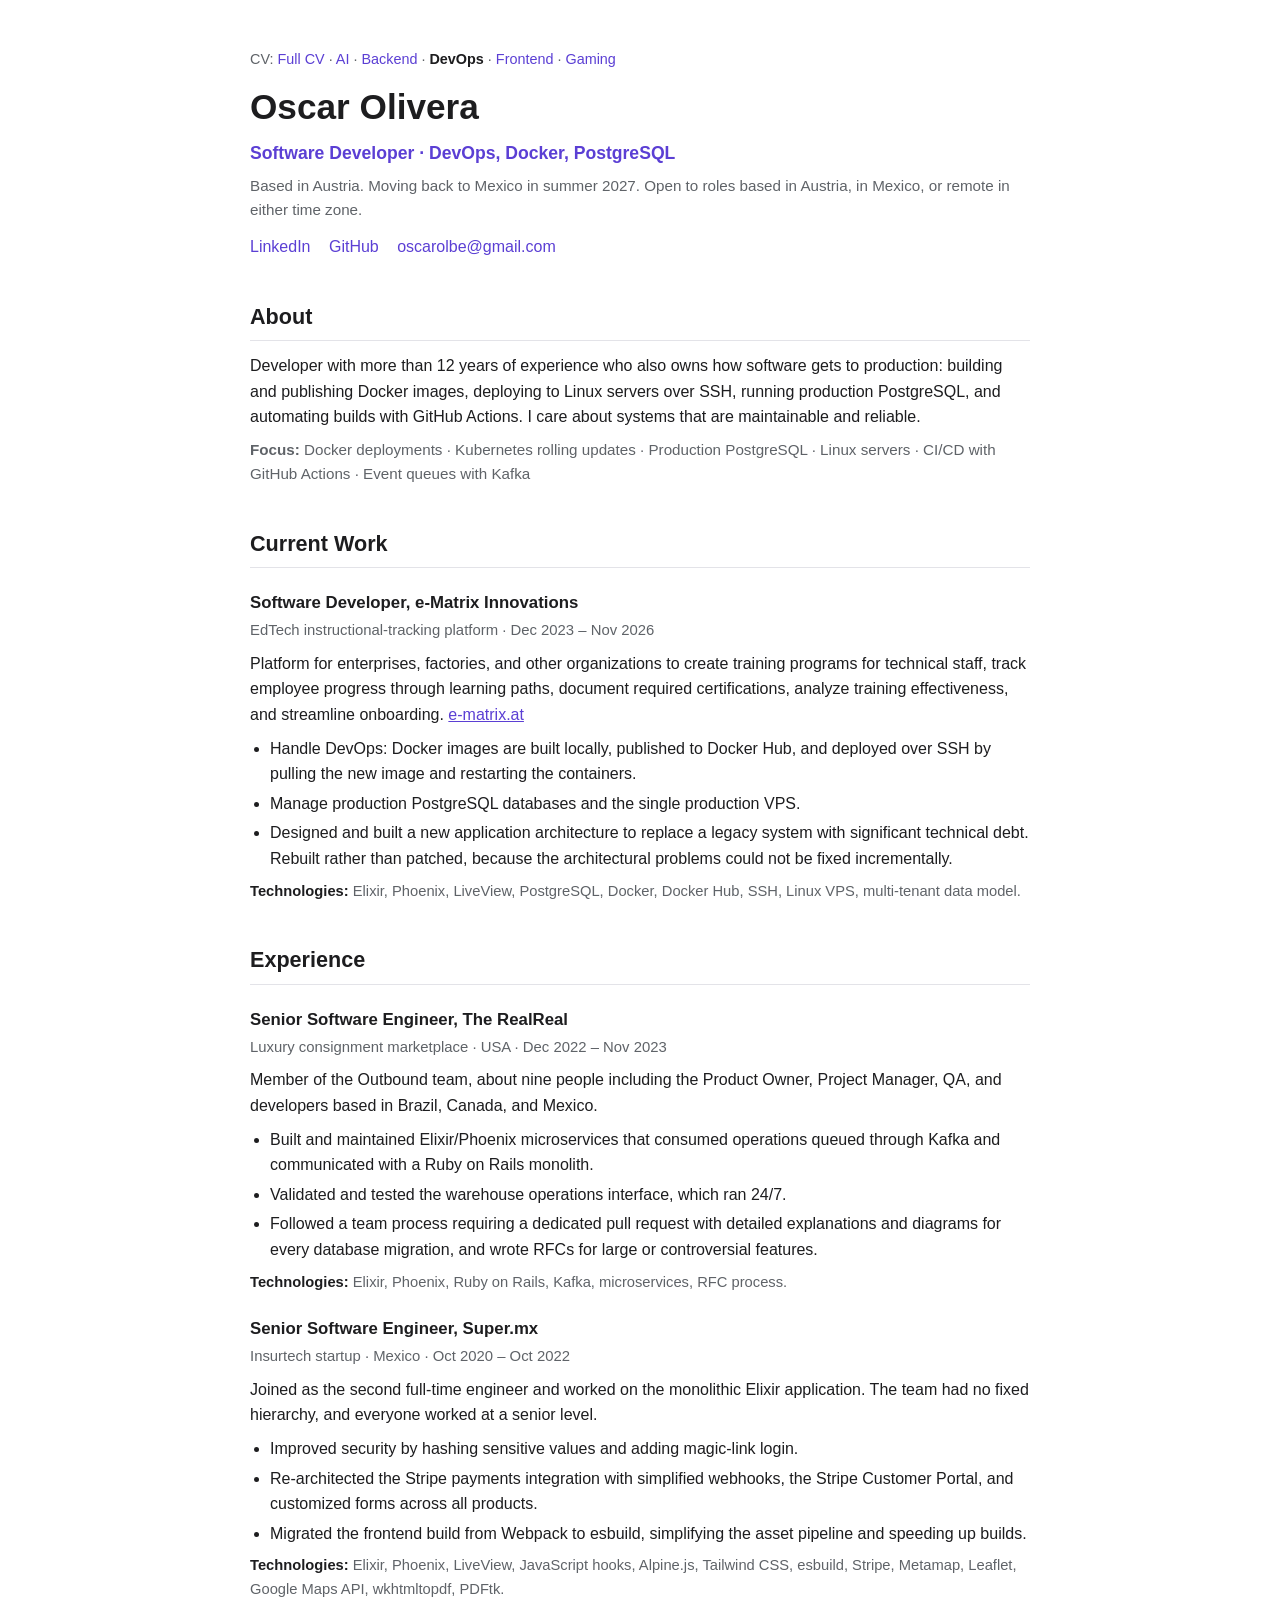
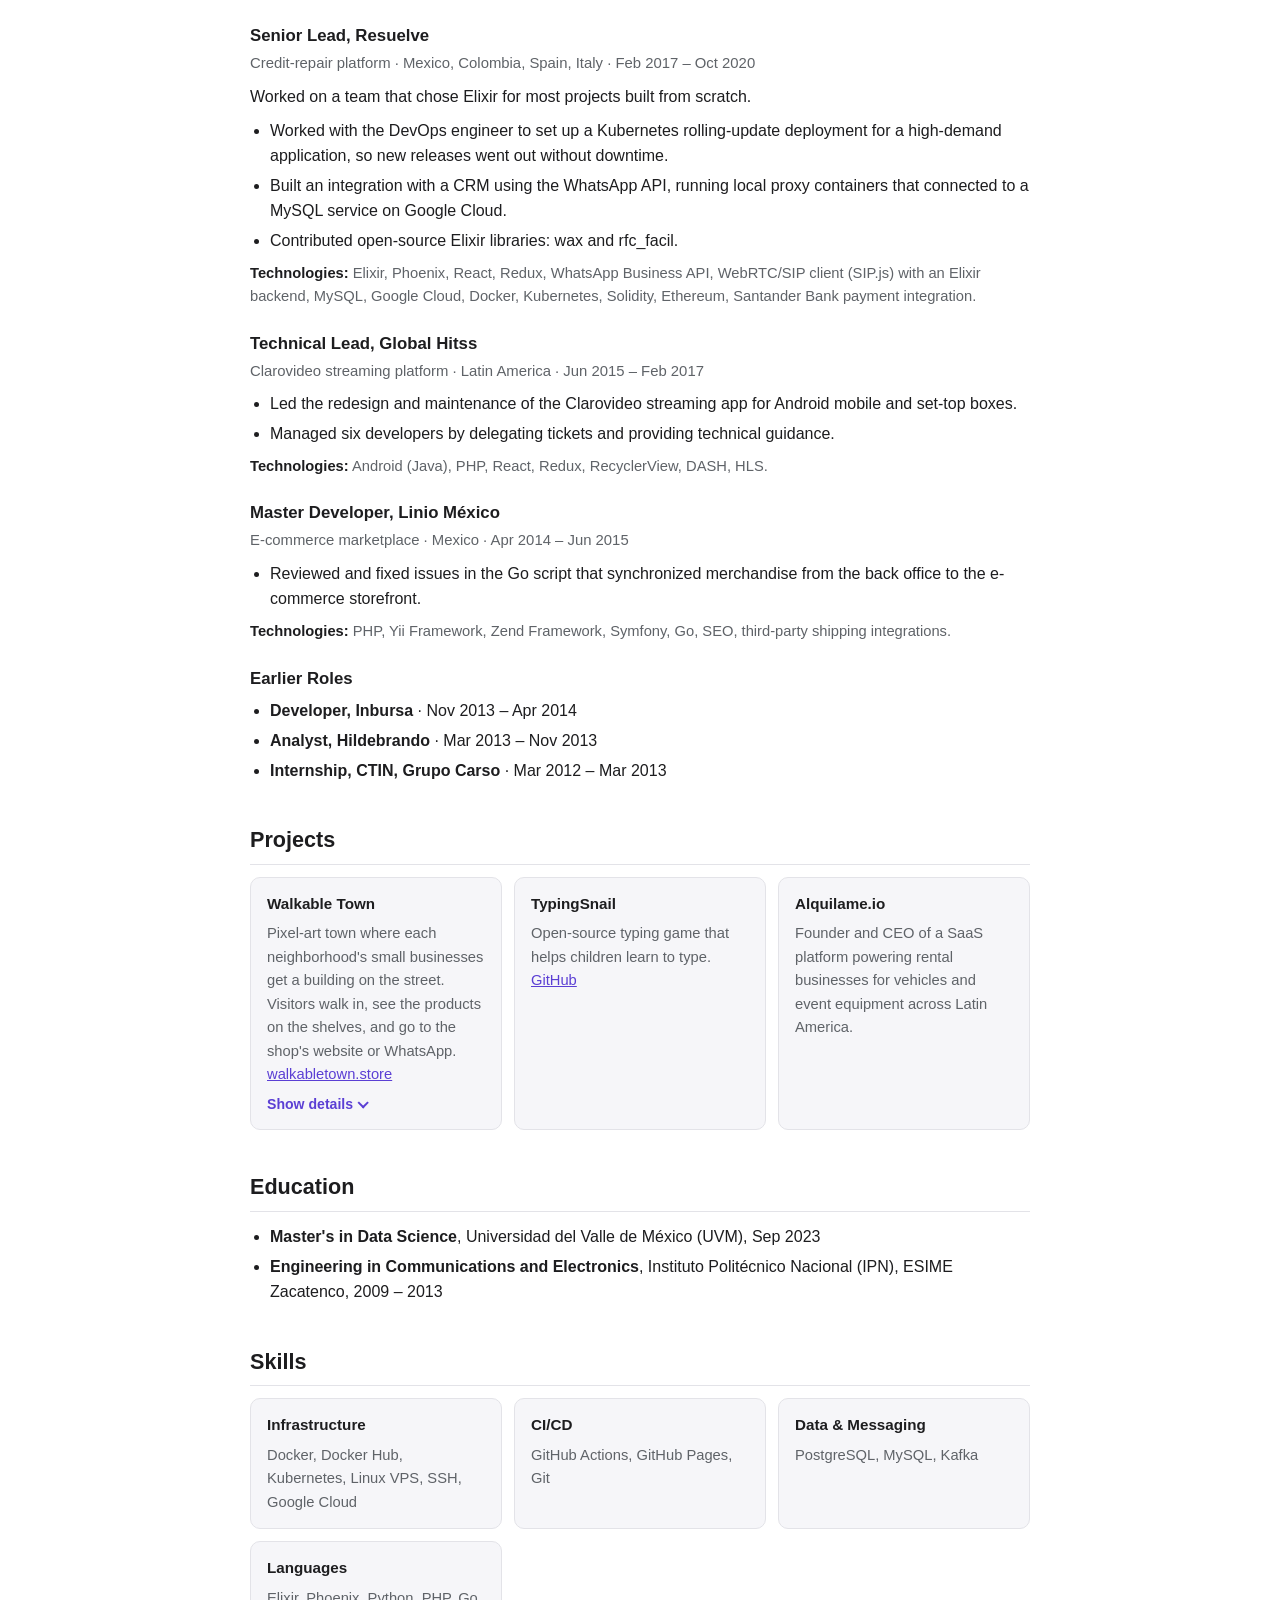
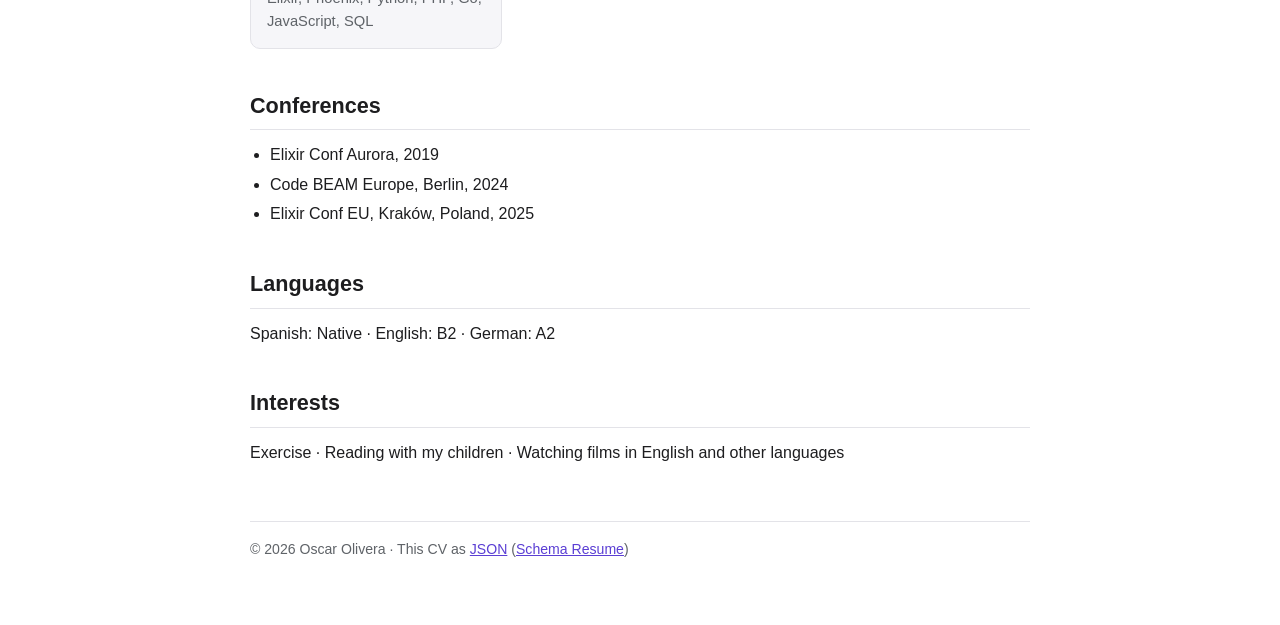
<file: devops/index.html>
<!DOCTYPE html>
<!-- Generated by build.mjs from resume.json and cv/devops.json. Edit those, then run: node build.mjs -->
<html lang="en">
<head>
<meta charset="UTF-8">
<meta name="viewport" content="width=device-width, initial-scale=1.0">
<title>Oscar Olivera - DevOps CV</title>
<meta name="description" content="Software Developer · DevOps, Docker, PostgreSQL">
<link rel="alternate" type="application/json" href="resume.json" title="Schema Resume">
<script type="application/ld+json">{"$schema":"https://schema-resume.org/1.3/schema.json","@context":"https://schema-resume.org/1.3/context.jsonld","basics":{"name":"Oscar Olivera","label":"Software Developer · DevOps, Docker, PostgreSQL","email":"oscarolbe@gmail.com","url":"https://oscarolbe.github.io/","location":{"countryCode":"AT","relocation":"Moving back to Mexico in summer 2027. Open to roles based in Austria, in Mexico, or remote in either time zone."},"summary":"Developer with more than 12 years of experience who also owns how software gets to production: building and publishing Docker images, deploying to Linux servers over SSH, running production PostgreSQL, and automating builds with GitHub Actions. I care about systems that are maintainable and reliable.","profiles":[{"network":"LinkedIn","username":"oscarolbe","url":"https://www.linkedin.com/in/oscarolbe/"},{"network":"GitHub","username":"oscarolbe","url":"https://github.com/oscarolbe"}],"coreCompetencies":["Docker deployments","Kubernetes rolling updates","Production PostgreSQL","Linux servers","CI/CD with GitHub Actions","Event queues with Kafka"]},"work":[{"name":"e-Matrix Innovations","position":"Software Developer","url":"https://e-matrix.at","description":"EdTech instructional-tracking platform","startDate":"2023-12","endDate":"2026-11","summary":"Platform for enterprises, factories, and other organizations to create training programs for technical staff, track employee progress through learning paths, document required certifications, analyze training effectiveness, and streamline onboarding.","highlights":["Handle DevOps: Docker images are built locally, published to Docker Hub, and deployed over SSH by pulling the new image and restarting the containers.","Manage production PostgreSQL databases and the single production VPS.","Designed and built a new application architecture to replace a legacy system with significant technical debt. Rebuilt rather than patched, because the architectural problems could not be fixed incrementally."],"keywords":["Elixir","Phoenix","LiveView","PostgreSQL","Docker","Docker Hub","SSH","Linux VPS","multi-tenant data model"]},{"name":"The RealReal","position":"Senior Software Engineer","description":"Luxury consignment marketplace","workLocation":"USA","startDate":"2022-12","endDate":"2023-11","summary":"Member of the Outbound team, about nine people including the Product Owner, Project Manager, QA, and developers based in Brazil, Canada, and Mexico.","highlights":["Built and maintained Elixir/Phoenix microservices that consumed operations queued through Kafka and communicated with a Ruby on Rails monolith.","Validated and tested the warehouse operations interface, which ran 24/7.","Followed a team process requiring a dedicated pull request with detailed explanations and diagrams for every database migration, and wrote RFCs for large or controversial features."],"keywords":["Elixir","Phoenix","Ruby on Rails","Kafka","microservices","RFC process"]},{"name":"Super.mx","position":"Senior Software Engineer","description":"Insurtech startup","workLocation":"Mexico","startDate":"2020-10","endDate":"2022-10","summary":"Joined as the second full-time engineer and worked on the monolithic Elixir application. The team had no fixed hierarchy, and everyone worked at a senior level.","highlights":["Improved security by hashing sensitive values and adding magic-link login.","Re-architected the Stripe payments integration with simplified webhooks, the Stripe Customer Portal, and customized forms across all products.","Migrated the frontend build from Webpack to esbuild, simplifying the asset pipeline and speeding up builds."],"keywords":["Elixir","Phoenix","LiveView","JavaScript hooks","Alpine.js","Tailwind CSS","esbuild","Stripe","Metamap","Leaflet","Google Maps API","wkhtmltopdf","PDFtk"]},{"name":"Resuelve","position":"Senior Lead","description":"Credit-repair platform","workLocation":"Mexico, Colombia, Spain, Italy","startDate":"2017-02","endDate":"2020-10","summary":"Worked on a team that chose Elixir for most projects built from scratch.","highlights":["Worked with the DevOps engineer to set up a Kubernetes rolling-update deployment for a high-demand application, so new releases went out without downtime.","Built an integration with a CRM using the WhatsApp API, running local proxy containers that connected to a MySQL service on Google Cloud.","Contributed open-source Elixir libraries: wax and rfc_facil."],"keywords":["Elixir","Phoenix","React","Redux","WhatsApp Business API","WebRTC/SIP client (SIP.js) with an Elixir backend","MySQL","Google Cloud","Docker","Kubernetes","Solidity","Ethereum","Santander Bank payment integration"]},{"name":"Global Hitss","position":"Technical Lead","description":"Clarovideo streaming platform","workLocation":"Latin America","startDate":"2015-06","endDate":"2017-02","highlights":["Led the redesign and maintenance of the Clarovideo streaming app for Android mobile and set-top boxes.","Managed six developers by delegating tickets and providing technical guidance."],"keywords":["Android (Java)","PHP","React","Redux","RecyclerView","DASH","HLS"]},{"name":"Linio México","position":"Master Developer","description":"E-commerce marketplace","workLocation":"Mexico","startDate":"2014-04","endDate":"2015-06","highlights":["Reviewed and fixed issues in the Go script that synchronized merchandise from the back office to the e-commerce storefront."],"keywords":["PHP","Yii Framework","Zend Framework","Symfony","Go","SEO","third-party shipping integrations"]},{"name":"Inbursa","position":"Developer","startDate":"2013-11","endDate":"2014-04"},{"name":"Hildebrando","position":"Analyst","startDate":"2013-03","endDate":"2013-11"},{"name":"CTIN, Grupo Carso","position":"Internship","startDate":"2012-03","endDate":"2013-03"}],"projects":[{"name":"Walkable Town","type":"application","description":"Pixel-art town where each neighborhood's small businesses get a building on the street. Visitors walk in, see the products on the shelves, and go to the shop's website or WhatsApp.","url":"https://walkabletown.store","startDate":"2026-10","highlights":["Businesses join by pasting their website: the app reads the Shopify catalog or the schema.org data on the site and places the shop in its neighborhood by postal code. Fetching URLs typed by strangers is protected against requests to private addresses, oversized responses, and abuse.","Set up a self-hosted Crawlee Cloud (an Apify-compatible platform) with Docker Compose and wrote the Actor that fetches store pages through a proxy pool, because store platforms rate-limit a single server IP across all their shops.","Background crawler that seeds towns from a public store directory: it obeys robots.txt and Retry-After, spaces requests with random delays and exponential backoff, and keeps its progress in the database so it resumes after a restart and can be paused from the release shell.","Shop recommendations after a chat with a town character, using TypeSafe's Jev decision model: the chat is the context and the stores are the options of one question. Countries with more than 255 stores run as a tournament of questions.","Game drawn with Canvas 2D in plain JavaScript, with no build step and no image files: every sprite is drawn in code, with regional looks for 13 countries.","Rentable billboards in each town, paid through Stripe Checkout and shown to everyone on the street as soon as the payment succeeds.","Built with Claude Code as part of the development process."],"keywords":["Elixir","Phoenix","SQLite","JavaScript","Canvas 2D","schema.org","Crawlee Cloud","Docker","TypeSafe Jev","Stripe","Cloudflare","Claude Code"]},{"name":"TypingSnail","type":"application","description":"Open-source typing game that helps children learn to type.","url":"https://github.com/oscarolbe/typingsnail","keywords":["JavaScript","HTML canvas","Web Audio","GitHub Actions","GitHub Pages"]},{"name":"Alquilame.io","type":"application","roles":["Founder","CEO"],"description":"Founder and CEO of a SaaS platform powering rental businesses for vehicles and event equipment across Latin America."},{"name":"Elixir Conf Aurora","type":"conference","roles":["Attendee"],"startDate":"2019"},{"name":"Code BEAM Europe, Berlin","type":"conference","roles":["Attendee"],"startDate":"2024"},{"name":"Elixir Conf EU, Kraków, Poland","type":"conference","roles":["Attendee"],"startDate":"2025"}],"education":[{"institution":"Universidad del Valle de México (UVM)","studyType":"Master's","area":"Data Science","endDate":"2023-09"},{"institution":"Instituto Politécnico Nacional (IPN), ESIME Zacatenco","studyType":"Engineering","area":"Communications and Electronics","startDate":"2009","endDate":"2013"}],"skills":[{"name":"Infrastructure","keywords":["Docker","Docker Hub","Kubernetes","Linux VPS","SSH","Google Cloud"]},{"name":"CI/CD","keywords":["GitHub Actions","GitHub Pages","Git"]},{"name":"Data & Messaging","keywords":["PostgreSQL","MySQL","Kafka"]},{"name":"Languages","keywords":["Elixir","Phoenix","Python","PHP","Go","JavaScript","SQL"]}],"languages":[{"language":"Spanish","fluency":"Native"},{"language":"English","fluency":"B2"},{"language":"German","fluency":"A2"}],"interests":[{"name":"Exercise"},{"name":"Reading with my children"},{"name":"Watching films in English and other languages"}],"meta":{"canonical":"https://oscarolbe.github.io/devops/resume.json","version":"1.0.0","lastModified":"2026-10-14"}}</script>
<style>
  :root {
    --bg: #ffffff;
    --text: #1d1d1f;
    --muted: #5f6368;
    --accent: #5b3fd4;
    --border: #e3e3e8;
    --surface: #f6f6f9;
    color-scheme: light;
  }
  @media (prefers-color-scheme: dark) {
    :root:not([data-theme="light"]) {
      --bg: #111114;
      --text: #ececf1;
      --muted: #a0a0ab;
      --accent: #a792ff;
      --border: #2a2a33;
      --surface: #1a1a20;
      color-scheme: dark;
    }
  }
  :root[data-theme="dark"] {
    --bg: #111114;
    --text: #ececf1;
    --muted: #a0a0ab;
    --accent: #a792ff;
    --border: #2a2a33;
    --surface: #1a1a20;
    color-scheme: dark;
  }
  * { box-sizing: border-box; }
  html, body { margin: 0; padding: 0; background: var(--bg); color: var(--text); }
  body {
    font-family: -apple-system, BlinkMacSystemFont, "Segoe UI", Roboto, Helvetica, Arial, sans-serif;
    line-height: 1.6;
    font-size: 16px;
  }
  main { max-width: 820px; margin: 0 auto; padding: 48px 20px 64px; }
  header h1 { font-size: 2.2rem; margin: 0 0 4px; }
  .role { font-size: 1.1rem; color: var(--accent); margin: 0 0 12px; font-weight: 600; }
  .location { color: var(--muted); font-size: 0.95rem; margin: -6px 0 12px; }
  .links a, .inline-links a { color: var(--accent); text-decoration: none; margin-right: 14px; }
  .links a:hover, .inline-links a:hover { text-decoration: underline; }
  h2 {
    font-size: 1.35rem;
    margin: 40px 0 12px;
    padding-bottom: 6px;
    border-bottom: 1px solid var(--border);
  }
  h3 { font-size: 1.05rem; margin: 22px 0 2px; }
  .meta { color: var(--muted); font-size: 0.93rem; margin: 0 0 8px; }
  p { margin: 8px 0; }
  ul { margin: 6px 0 6px 20px; padding: 0; }
  li { margin: 4px 0; }
  .tech {
    font-size: 0.92rem;
    color: var(--muted);
    margin: 8px 0 0;
  }
  .tech strong { color: var(--text); }
  .skills-grid {
    display: grid;
    grid-template-columns: repeat(auto-fit, minmax(220px, 1fr));
    gap: 12px;
    margin-top: 8px;
  }
  .card {
    background: var(--surface);
    border: 1px solid var(--border);
    border-radius: 10px;
    padding: 14px 16px;
  }
  .card h4 { margin: 0 0 6px; font-size: 0.95rem; }
  .card p { margin: 0; font-size: 0.92rem; color: var(--muted); }
  footer {
    margin-top: 56px;
    padding-top: 16px;
    border-top: 1px solid var(--border);
    color: var(--muted);
    font-size: 0.88rem;
  }
  @media (max-width: 520px) {
    header h1 { font-size: 1.7rem; }
    main { padding: 32px 16px 48px; }
  }
  .cv-nav {
    font-size: 0.9rem;
    color: var(--muted);
    margin: 0 0 8px;
  }
  .cv-nav a { color: var(--accent); text-decoration: none; }
  .cv-nav a:hover { text-decoration: underline; }
  .cv-nav a[aria-current] { color: var(--text); font-weight: 600; }
  .focus { color: var(--muted); font-size: 0.95rem; }
  footer a { color: var(--accent); }
  @media print {
    .cv-nav { display: none; }
    main { padding: 0; }
    h2 { margin-top: 24px; }
    section, .card { break-inside: avoid; }
  }
  main a { color: var(--accent); }
  .card ul { font-size: 0.9rem; color: var(--muted); margin-top: 8px; }
  .card.expandable { display: flex; flex-direction: column; }
  .card.expandable:not(.collapsed) { grid-column: 1 / -1; }
  .card .details {
    display: grid;
    grid-template-rows: 1fr;
    transition: grid-template-rows 0.35s ease, opacity 0.35s ease;
  }
  .card .details > div { overflow: hidden; }
  .card.collapsed .details { grid-template-rows: 0fr; opacity: 0; }
  .card.expandable:not(.collapsed) ul { font-size: 0.95rem; color: var(--text); line-height: 1.65; }
  .card.expandable:not(.collapsed) li { margin: 8px 0; }
  .card .expand {
    align-self: flex-start;
    margin-top: auto;
    padding: 6px 0 0;
    background: none;
    border: 0;
    color: var(--accent);
    font: inherit;
    font-size: 0.88rem;
    font-weight: 600;
    cursor: pointer;
  }
  .card .expand::after {
    content: "";
    display: inline-block;
    width: 0.45em;
    height: 0.45em;
    margin-left: 0.45em;
    border: solid currentColor;
    border-width: 0 2px 2px 0;
    transform: translateY(-0.15em) rotate(45deg);
    transition: transform 0.35s ease;
  }
  .card .expand[aria-expanded="true"]::after { transform: translateY(0.05em) rotate(-135deg); }
  .card .expand:hover { text-decoration: underline; }
  .card .expand:focus-visible { outline: 2px solid var(--accent); outline-offset: 2px; border-radius: 4px; }
  @media (prefers-reduced-motion: reduce) {
    .card .details, .card .expand::after { transition: none; }
  }
  @media print {
    .card.collapsed .details { grid-template-rows: 1fr; opacity: 1; }
    .card .expand { display: none; }
  }
</style>
</head>
<body>
<main>

<header>
  <p class="cv-nav">CV: <a href="../">Full CV</a> · <a href="../ai/">AI</a> · <a href="../backend/">Backend</a> · <a href="../devops/" aria-current="page">DevOps</a> · <a href="../frontend/">Frontend</a> · <a href="../gaming/">Gaming</a></p>
  <h1>Oscar Olivera</h1>
  <p class="role">Software Developer · DevOps, Docker, PostgreSQL</p>
  <p class="location">Based in Austria. Moving back to Mexico in summer 2027. Open to roles based in Austria, in Mexico, or remote in either time zone.</p>
  <p class="links">
    <a href="https://www.linkedin.com/in/oscarolbe/">LinkedIn</a>
    <a href="https://github.com/oscarolbe">GitHub</a>
    <a href="mailto:oscarolbe@gmail.com">oscarolbe@gmail.com</a>
  </p>
</header>

<section>
  <h2>About</h2>
  <p>Developer with more than 12 years of experience who also owns how software gets to production: building and publishing Docker images, deploying to Linux servers over SSH, running production PostgreSQL, and automating builds with GitHub Actions. I care about systems that are maintainable and reliable.</p>
  <p class="focus"><strong>Focus:</strong> Docker deployments · Kubernetes rolling updates · Production PostgreSQL · Linux servers · CI/CD with GitHub Actions · Event queues with Kafka</p>
</section>

<section>
  <h2>Current Work</h2>
  <h3>Software Developer, e-Matrix Innovations</h3>
  <p class="meta">EdTech instructional-tracking platform · Dec 2023 – Nov 2026</p>
  <p>Platform for enterprises, factories, and other organizations to create training programs for technical staff, track employee progress through learning paths, document required certifications, analyze training effectiveness, and streamline onboarding. <a href="https://e-matrix.at">e-matrix.at</a></p>
  <ul>
    <li>Handle DevOps: Docker images are built locally, published to Docker Hub, and deployed over SSH by pulling the new image and restarting the containers.</li>
    <li>Manage production PostgreSQL databases and the single production VPS.</li>
    <li>Designed and built a new application architecture to replace a legacy system with significant technical debt. Rebuilt rather than patched, because the architectural problems could not be fixed incrementally.</li>
  </ul>
  <p class="tech"><strong>Technologies:</strong> Elixir, Phoenix, LiveView, PostgreSQL, Docker, Docker Hub, SSH, Linux VPS, multi-tenant data model.</p>
</section>

<section>
  <h2>Experience</h2>
  <h3>Senior Software Engineer, The RealReal</h3>
  <p class="meta">Luxury consignment marketplace · USA · Dec 2022 – Nov 2023</p>
  <p>Member of the Outbound team, about nine people including the Product Owner, Project Manager, QA, and developers based in Brazil, Canada, and Mexico.</p>
  <ul>
    <li>Built and maintained Elixir/Phoenix microservices that consumed operations queued through Kafka and communicated with a Ruby on Rails monolith.</li>
    <li>Validated and tested the warehouse operations interface, which ran 24/7.</li>
    <li>Followed a team process requiring a dedicated pull request with detailed explanations and diagrams for every database migration, and wrote RFCs for large or controversial features.</li>
  </ul>
  <p class="tech"><strong>Technologies:</strong> Elixir, Phoenix, Ruby on Rails, Kafka, microservices, RFC process.</p>

  <h3>Senior Software Engineer, Super.mx</h3>
  <p class="meta">Insurtech startup · Mexico · Oct 2020 – Oct 2022</p>
  <p>Joined as the second full-time engineer and worked on the monolithic Elixir application. The team had no fixed hierarchy, and everyone worked at a senior level.</p>
  <ul>
    <li>Improved security by hashing sensitive values and adding magic-link login.</li>
    <li>Re-architected the Stripe payments integration with simplified webhooks, the Stripe Customer Portal, and customized forms across all products.</li>
    <li>Migrated the frontend build from Webpack to esbuild, simplifying the asset pipeline and speeding up builds.</li>
  </ul>
  <p class="tech"><strong>Technologies:</strong> Elixir, Phoenix, LiveView, JavaScript hooks, Alpine.js, Tailwind CSS, esbuild, Stripe, Metamap, Leaflet, Google Maps API, wkhtmltopdf, PDFtk.</p>

  <h3>Senior Lead, Resuelve</h3>
  <p class="meta">Credit-repair platform · Mexico, Colombia, Spain, Italy · Feb 2017 – Oct 2020</p>
  <p>Worked on a team that chose Elixir for most projects built from scratch.</p>
  <ul>
    <li>Worked with the DevOps engineer to set up a Kubernetes rolling-update deployment for a high-demand application, so new releases went out without downtime.</li>
    <li>Built an integration with a CRM using the WhatsApp API, running local proxy containers that connected to a MySQL service on Google Cloud.</li>
    <li>Contributed open-source Elixir libraries: wax and rfc_facil.</li>
  </ul>
  <p class="tech"><strong>Technologies:</strong> Elixir, Phoenix, React, Redux, WhatsApp Business API, WebRTC/SIP client (SIP.js) with an Elixir backend, MySQL, Google Cloud, Docker, Kubernetes, Solidity, Ethereum, Santander Bank payment integration.</p>

  <h3>Technical Lead, Global Hitss</h3>
  <p class="meta">Clarovideo streaming platform · Latin America · Jun 2015 – Feb 2017</p>
  <ul>
    <li>Led the redesign and maintenance of the Clarovideo streaming app for Android mobile and set-top boxes.</li>
    <li>Managed six developers by delegating tickets and providing technical guidance.</li>
  </ul>
  <p class="tech"><strong>Technologies:</strong> Android (Java), PHP, React, Redux, RecyclerView, DASH, HLS.</p>

  <h3>Master Developer, Linio México</h3>
  <p class="meta">E-commerce marketplace · Mexico · Apr 2014 – Jun 2015</p>
  <ul>
    <li>Reviewed and fixed issues in the Go script that synchronized merchandise from the back office to the e-commerce storefront.</li>
  </ul>
  <p class="tech"><strong>Technologies:</strong> PHP, Yii Framework, Zend Framework, Symfony, Go, SEO, third-party shipping integrations.</p>

  <h3>Earlier Roles</h3>
  <ul>
    <li><strong>Developer, Inbursa</strong> · Nov 2013 – Apr 2014</li>
    <li><strong>Analyst, Hildebrando</strong> · Mar 2013 – Nov 2013</li>
    <li><strong>Internship, CTIN, Grupo Carso</strong> · Mar 2012 – Mar 2013</li>
  </ul>
</section>

<section>
  <h2>Projects</h2>
  <div class="skills-grid">
    <div class="card expandable">
      <h4>Walkable Town</h4>
      <p>Pixel-art town where each neighborhood&#39;s small businesses get a building on the street. Visitors walk in, see the products on the shelves, and go to the shop&#39;s website or WhatsApp. <a href="https://walkabletown.store">walkabletown.store</a></p>
      <div class="details" id="project-0">
        <div>
          <ul>
            <li>Businesses join by pasting their website: the app reads the Shopify catalog or the schema.org data on the site and places the shop in its neighborhood by postal code. Fetching URLs typed by strangers is protected against requests to private addresses, oversized responses, and abuse.</li>
            <li>Set up a self-hosted Crawlee Cloud (an Apify-compatible platform) with Docker Compose and wrote the Actor that fetches store pages through a proxy pool, because store platforms rate-limit a single server IP across all their shops.</li>
            <li>Background crawler that seeds towns from a public store directory: it obeys robots.txt and Retry-After, spaces requests with random delays and exponential backoff, and keeps its progress in the database so it resumes after a restart and can be paused from the release shell.</li>
            <li>Shop recommendations after a chat with a town character, using TypeSafe&#39;s Jev decision model: the chat is the context and the stores are the options of one question. Countries with more than 255 stores run as a tournament of questions.</li>
            <li>Game drawn with Canvas 2D in plain JavaScript, with no build step and no image files: every sprite is drawn in code, with regional looks for 13 countries.</li>
            <li>Rentable billboards in each town, paid through Stripe Checkout and shown to everyone on the street as soon as the payment succeeds.</li>
            <li>Built with Claude Code as part of the development process.</li>
          </ul>
          <p class="tech"><strong>Technologies:</strong> Elixir, Phoenix, SQLite, JavaScript, Canvas 2D, schema.org, Crawlee Cloud, Docker, TypeSafe Jev, Stripe, Cloudflare, Claude Code.</p>
        </div>
      </div>
      <button type="button" class="expand" aria-expanded="false" aria-controls="project-0" hidden>Show details</button>
    </div>
    <div class="card">
      <h4>TypingSnail</h4>
      <p>Open-source typing game that helps children learn to type. <a href="https://github.com/oscarolbe/typingsnail">GitHub</a></p>
    </div>
    <div class="card">
      <h4>Alquilame.io</h4>
      <p>Founder and CEO of a SaaS platform powering rental businesses for vehicles and event equipment across Latin America.</p>
    </div>
  </div>
</section>

<section>
  <h2>Education</h2>
  <ul>
    <li><strong>Master&#39;s in Data Science</strong>, Universidad del Valle de México (UVM), Sep 2023</li>
    <li><strong>Engineering in Communications and Electronics</strong>, Instituto Politécnico Nacional (IPN), ESIME Zacatenco, 2009 – 2013</li>
  </ul>
</section>

<section>
  <h2>Skills</h2>
  <div class="skills-grid">
    <div class="card">
      <h4>Infrastructure</h4>
      <p>Docker, Docker Hub, Kubernetes, Linux VPS, SSH, Google Cloud</p>
    </div>
    <div class="card">
      <h4>CI/CD</h4>
      <p>GitHub Actions, GitHub Pages, Git</p>
    </div>
    <div class="card">
      <h4>Data &amp; Messaging</h4>
      <p>PostgreSQL, MySQL, Kafka</p>
    </div>
    <div class="card">
      <h4>Languages</h4>
      <p>Elixir, Phoenix, Python, PHP, Go, JavaScript, SQL</p>
    </div>
  </div>
</section>

<section>
  <h2>Conferences</h2>
  <ul>
    <li>Elixir Conf Aurora, 2019</li>
    <li>Code BEAM Europe, Berlin, 2024</li>
    <li>Elixir Conf EU, Kraków, Poland, 2025</li>
  </ul>
</section>

<section>
  <h2>Languages</h2>
  <p>Spanish: Native · English: B2 · German: A2</p>
</section>

<section>
  <h2>Interests</h2>
  <p>Exercise · Reading with my children · Watching films in English and other languages</p>
</section>

<footer>
  © 2026 Oscar Olivera · This CV as <a href="resume.json">JSON</a> (<a href="https://schema-resume.org/">Schema Resume</a>)
</footer>

</main>
<script>
// Project highlights start collapsed; without JavaScript they stay open.
for (const button of document.querySelectorAll('.card .expand')) {
  const card = button.closest('.card');
  card.classList.add('collapsed');
  button.hidden = false;
  button.addEventListener('click', () => {
    const open = card.classList.toggle('collapsed') === false;
    button.setAttribute('aria-expanded', open);
    button.textContent = open ? 'Show less' : 'Show details';
    if (open) card.scrollIntoView({ block: 'nearest', behavior: 'smooth' });
  });
}
</script>
</body>
</html>
</file>
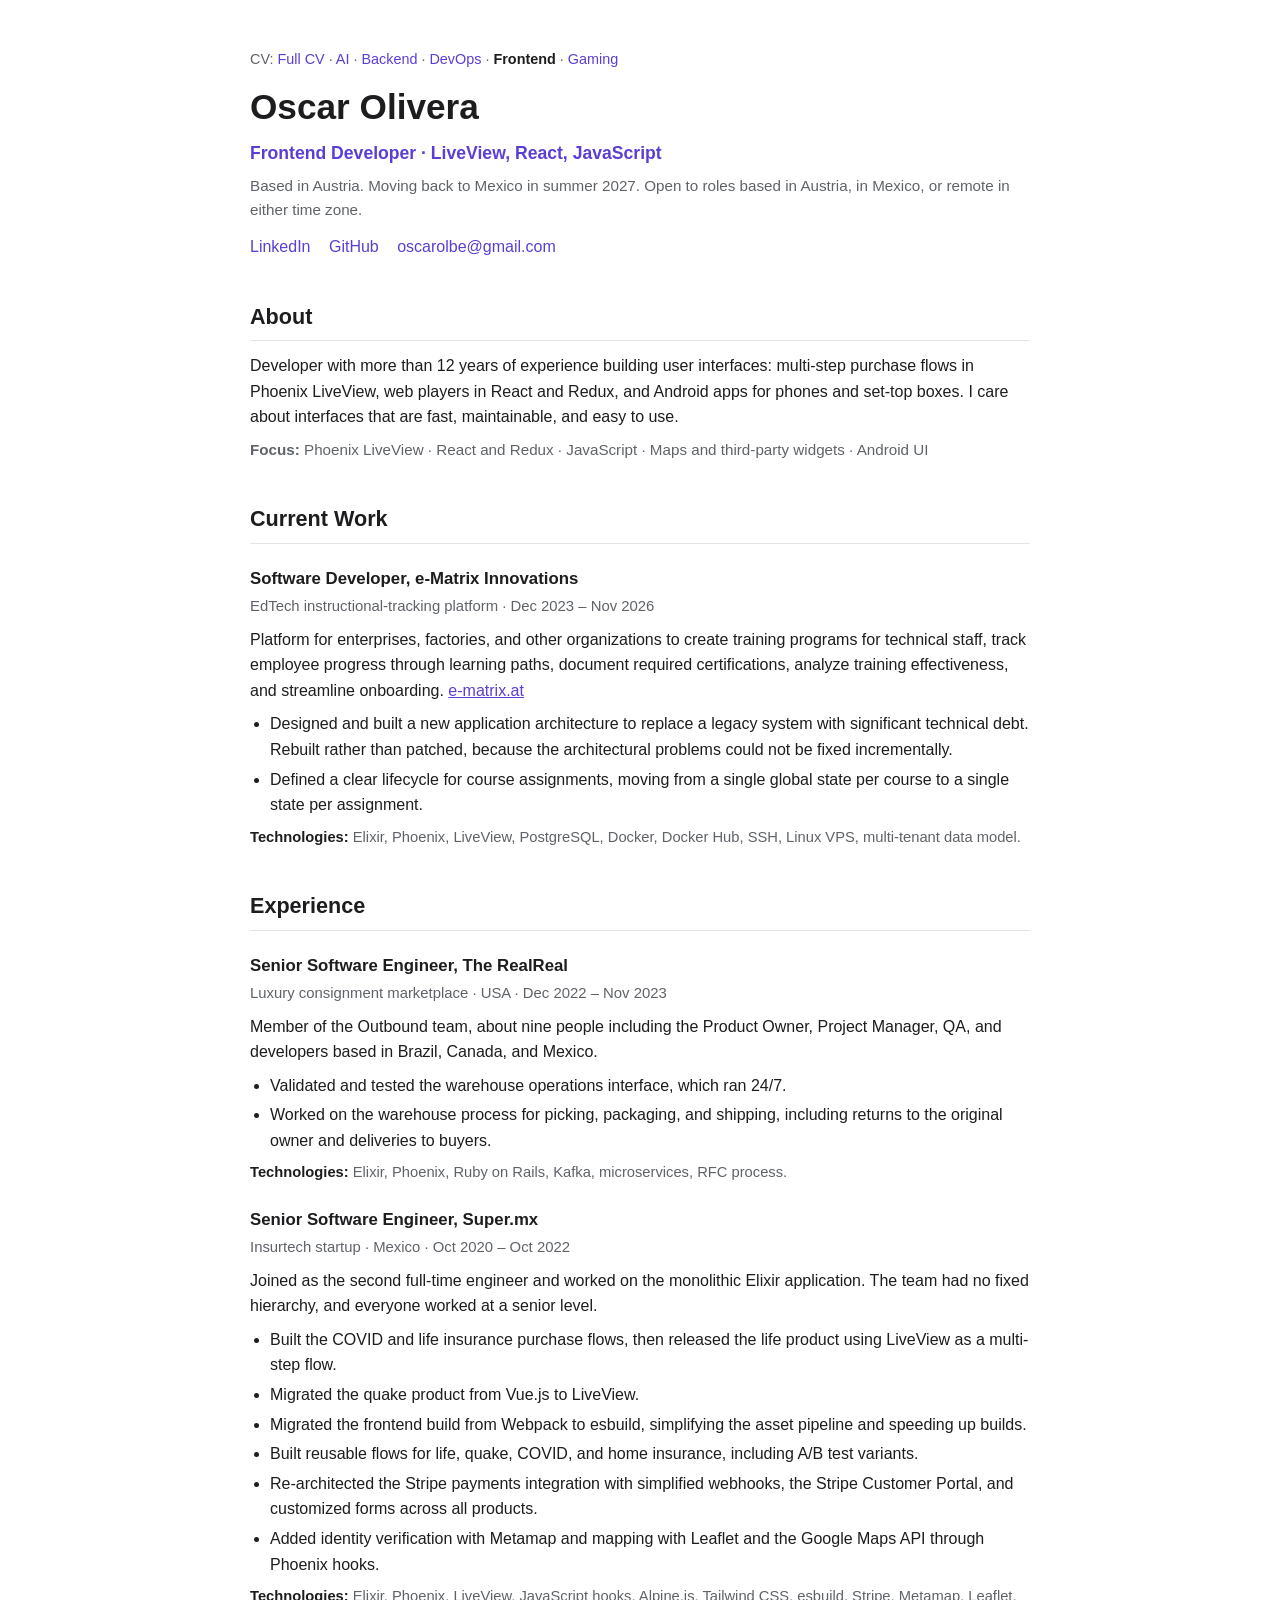
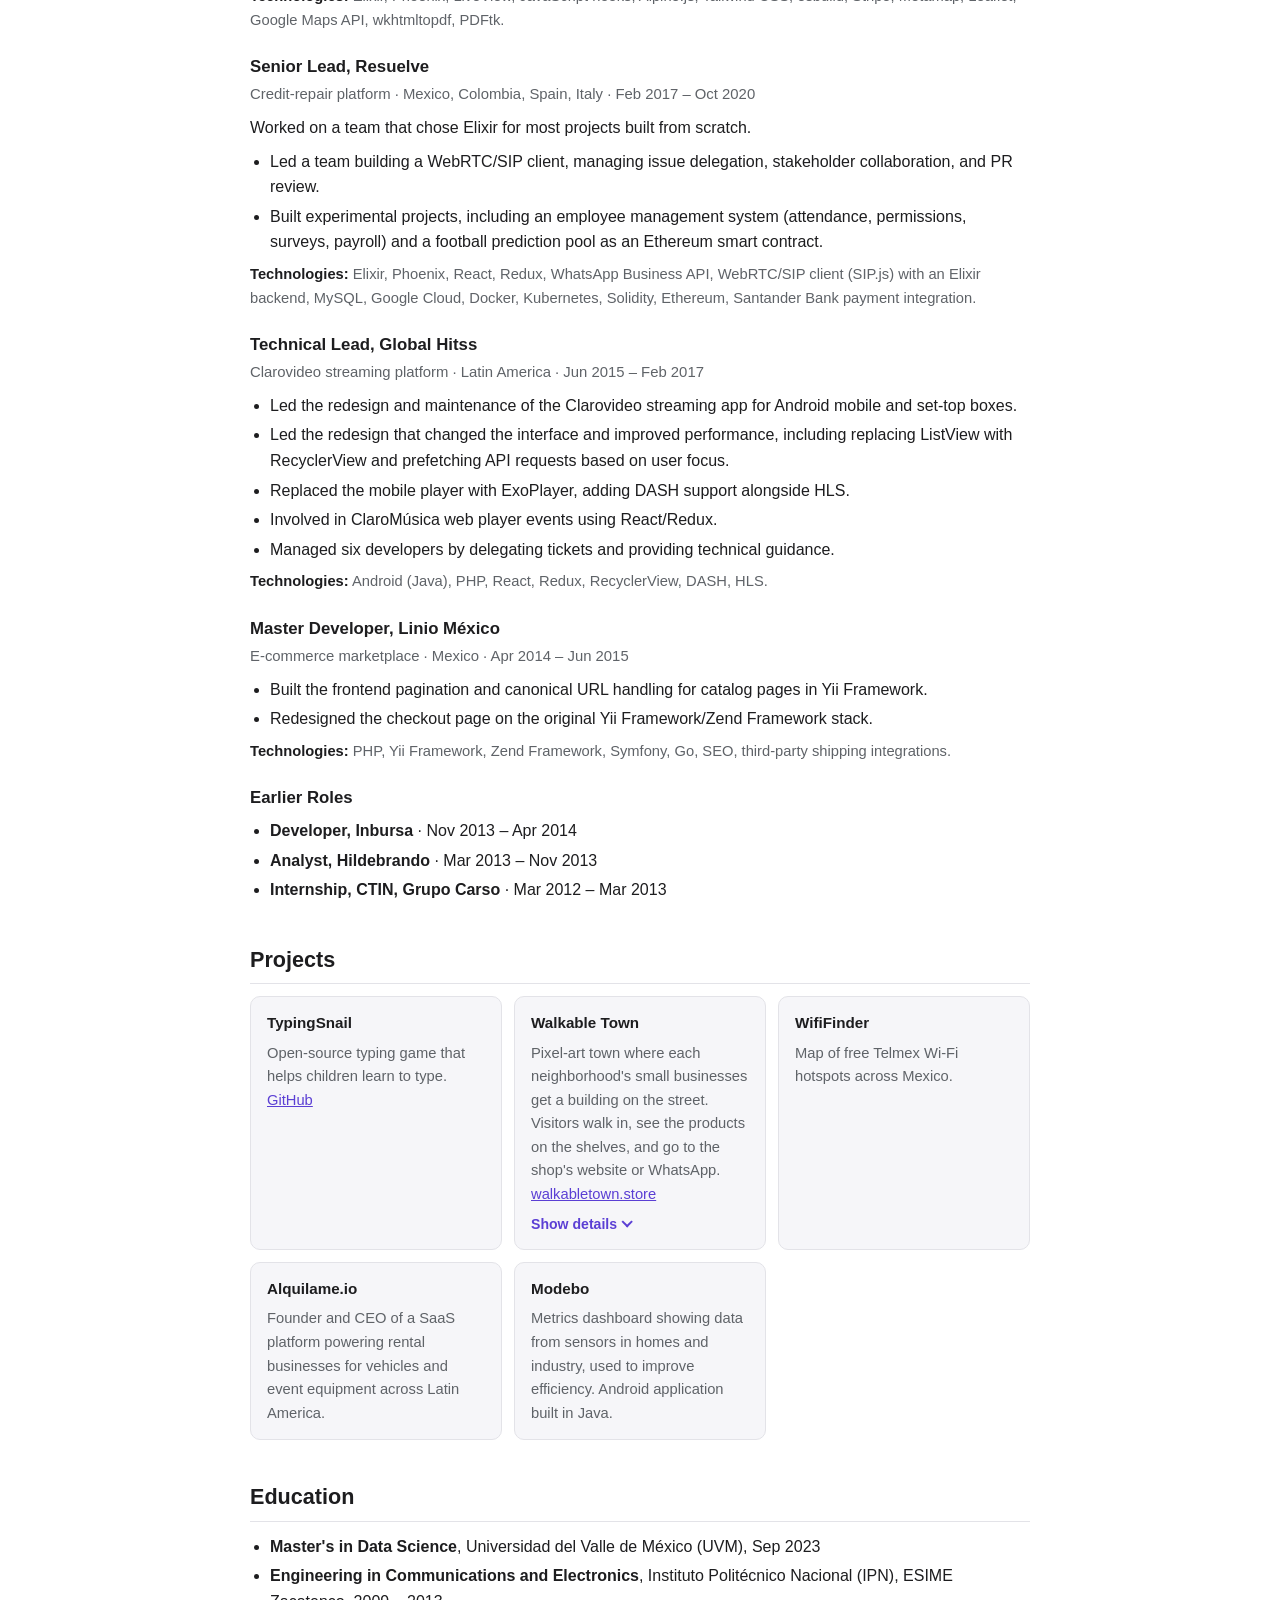
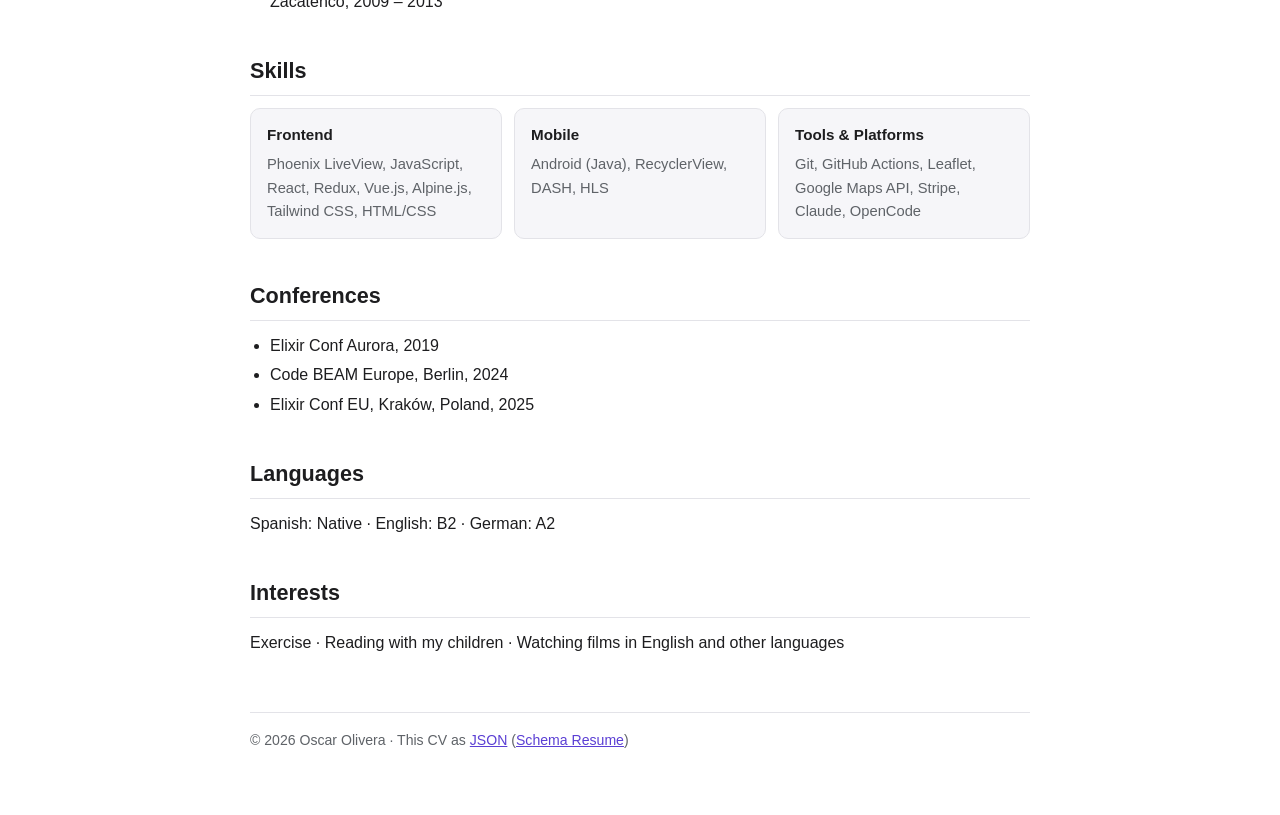
<file: frontend/index.html>
<!DOCTYPE html>
<!-- Generated by build.mjs from resume.json and cv/frontend.json. Edit those, then run: node build.mjs -->
<html lang="en">
<head>
<meta charset="UTF-8">
<meta name="viewport" content="width=device-width, initial-scale=1.0">
<title>Oscar Olivera - Frontend CV</title>
<meta name="description" content="Frontend Developer · LiveView, React, JavaScript">
<link rel="alternate" type="application/json" href="resume.json" title="Schema Resume">
<script type="application/ld+json">{"$schema":"https://schema-resume.org/1.3/schema.json","@context":"https://schema-resume.org/1.3/context.jsonld","basics":{"name":"Oscar Olivera","label":"Frontend Developer · LiveView, React, JavaScript","email":"oscarolbe@gmail.com","url":"https://oscarolbe.github.io/","location":{"countryCode":"AT","relocation":"Moving back to Mexico in summer 2027. Open to roles based in Austria, in Mexico, or remote in either time zone."},"summary":"Developer with more than 12 years of experience building user interfaces: multi-step purchase flows in Phoenix LiveView, web players in React and Redux, and Android apps for phones and set-top boxes. I care about interfaces that are fast, maintainable, and easy to use.","profiles":[{"network":"LinkedIn","username":"oscarolbe","url":"https://www.linkedin.com/in/oscarolbe/"},{"network":"GitHub","username":"oscarolbe","url":"https://github.com/oscarolbe"}],"coreCompetencies":["Phoenix LiveView","React and Redux","JavaScript","Maps and third-party widgets","Android UI"]},"work":[{"name":"e-Matrix Innovations","position":"Software Developer","url":"https://e-matrix.at","description":"EdTech instructional-tracking platform","startDate":"2023-12","endDate":"2026-11","summary":"Platform for enterprises, factories, and other organizations to create training programs for technical staff, track employee progress through learning paths, document required certifications, analyze training effectiveness, and streamline onboarding.","highlights":["Designed and built a new application architecture to replace a legacy system with significant technical debt. Rebuilt rather than patched, because the architectural problems could not be fixed incrementally.","Defined a clear lifecycle for course assignments, moving from a single global state per course to a single state per assignment."],"keywords":["Elixir","Phoenix","LiveView","PostgreSQL","Docker","Docker Hub","SSH","Linux VPS","multi-tenant data model"]},{"name":"The RealReal","position":"Senior Software Engineer","description":"Luxury consignment marketplace","workLocation":"USA","startDate":"2022-12","endDate":"2023-11","summary":"Member of the Outbound team, about nine people including the Product Owner, Project Manager, QA, and developers based in Brazil, Canada, and Mexico.","highlights":["Validated and tested the warehouse operations interface, which ran 24/7.","Worked on the warehouse process for picking, packaging, and shipping, including returns to the original owner and deliveries to buyers."],"keywords":["Elixir","Phoenix","Ruby on Rails","Kafka","microservices","RFC process"]},{"name":"Super.mx","position":"Senior Software Engineer","description":"Insurtech startup","workLocation":"Mexico","startDate":"2020-10","endDate":"2022-10","summary":"Joined as the second full-time engineer and worked on the monolithic Elixir application. The team had no fixed hierarchy, and everyone worked at a senior level.","highlights":["Built the COVID and life insurance purchase flows, then released the life product using LiveView as a multi-step flow.","Migrated the quake product from Vue.js to LiveView.","Migrated the frontend build from Webpack to esbuild, simplifying the asset pipeline and speeding up builds.","Built reusable flows for life, quake, COVID, and home insurance, including A/B test variants.","Re-architected the Stripe payments integration with simplified webhooks, the Stripe Customer Portal, and customized forms across all products.","Added identity verification with Metamap and mapping with Leaflet and the Google Maps API through Phoenix hooks."],"keywords":["Elixir","Phoenix","LiveView","JavaScript hooks","Alpine.js","Tailwind CSS","esbuild","Stripe","Metamap","Leaflet","Google Maps API","wkhtmltopdf","PDFtk"]},{"name":"Resuelve","position":"Senior Lead","description":"Credit-repair platform","workLocation":"Mexico, Colombia, Spain, Italy","startDate":"2017-02","endDate":"2020-10","summary":"Worked on a team that chose Elixir for most projects built from scratch.","highlights":["Led a team building a WebRTC/SIP client, managing issue delegation, stakeholder collaboration, and PR review.","Built experimental projects, including an employee management system (attendance, permissions, surveys, payroll) and a football prediction pool as an Ethereum smart contract."],"keywords":["Elixir","Phoenix","React","Redux","WhatsApp Business API","WebRTC/SIP client (SIP.js) with an Elixir backend","MySQL","Google Cloud","Docker","Kubernetes","Solidity","Ethereum","Santander Bank payment integration"]},{"name":"Global Hitss","position":"Technical Lead","description":"Clarovideo streaming platform","workLocation":"Latin America","startDate":"2015-06","endDate":"2017-02","highlights":["Led the redesign and maintenance of the Clarovideo streaming app for Android mobile and set-top boxes.","Led the redesign that changed the interface and improved performance, including replacing ListView with RecyclerView and prefetching API requests based on user focus.","Replaced the mobile player with ExoPlayer, adding DASH support alongside HLS.","Involved in ClaroMúsica web player events using React/Redux.","Managed six developers by delegating tickets and providing technical guidance."],"keywords":["Android (Java)","PHP","React","Redux","RecyclerView","DASH","HLS"]},{"name":"Linio México","position":"Master Developer","description":"E-commerce marketplace","workLocation":"Mexico","startDate":"2014-04","endDate":"2015-06","highlights":["Built the frontend pagination and canonical URL handling for catalog pages in Yii Framework.","Redesigned the checkout page on the original Yii Framework/Zend Framework stack."],"keywords":["PHP","Yii Framework","Zend Framework","Symfony","Go","SEO","third-party shipping integrations"]},{"name":"Inbursa","position":"Developer","startDate":"2013-11","endDate":"2014-04"},{"name":"Hildebrando","position":"Analyst","startDate":"2013-03","endDate":"2013-11"},{"name":"CTIN, Grupo Carso","position":"Internship","startDate":"2012-03","endDate":"2013-03"}],"projects":[{"name":"TypingSnail","type":"application","description":"Open-source typing game that helps children learn to type.","url":"https://github.com/oscarolbe/typingsnail","keywords":["JavaScript","HTML canvas","Web Audio","GitHub Actions","GitHub Pages"]},{"name":"Walkable Town","type":"application","description":"Pixel-art town where each neighborhood's small businesses get a building on the street. Visitors walk in, see the products on the shelves, and go to the shop's website or WhatsApp.","url":"https://walkabletown.store","startDate":"2026-10","highlights":["Businesses join by pasting their website: the app reads the Shopify catalog or the schema.org data on the site and places the shop in its neighborhood by postal code. Fetching URLs typed by strangers is protected against requests to private addresses, oversized responses, and abuse.","Set up a self-hosted Crawlee Cloud (an Apify-compatible platform) with Docker Compose and wrote the Actor that fetches store pages through a proxy pool, because store platforms rate-limit a single server IP across all their shops.","Background crawler that seeds towns from a public store directory: it obeys robots.txt and Retry-After, spaces requests with random delays and exponential backoff, and keeps its progress in the database so it resumes after a restart and can be paused from the release shell.","Shop recommendations after a chat with a town character, using TypeSafe's Jev decision model: the chat is the context and the stores are the options of one question. Countries with more than 255 stores run as a tournament of questions.","Game drawn with Canvas 2D in plain JavaScript, with no build step and no image files: every sprite is drawn in code, with regional looks for 13 countries.","Rentable billboards in each town, paid through Stripe Checkout and shown to everyone on the street as soon as the payment succeeds.","Built with Claude Code as part of the development process."],"keywords":["Elixir","Phoenix","SQLite","JavaScript","Canvas 2D","schema.org","Crawlee Cloud","Docker","TypeSafe Jev","Stripe","Cloudflare","Claude Code"]},{"name":"WifiFinder","type":"application","description":"Map of free Telmex Wi-Fi hotspots across Mexico."},{"name":"Alquilame.io","type":"application","roles":["Founder","CEO"],"description":"Founder and CEO of a SaaS platform powering rental businesses for vehicles and event equipment across Latin America."},{"name":"Modebo","type":"application","description":"Metrics dashboard showing data from sensors in homes and industry, used to improve efficiency. Android application built in Java.","keywords":["Android","Java"]},{"name":"Elixir Conf Aurora","type":"conference","roles":["Attendee"],"startDate":"2019"},{"name":"Code BEAM Europe, Berlin","type":"conference","roles":["Attendee"],"startDate":"2024"},{"name":"Elixir Conf EU, Kraków, Poland","type":"conference","roles":["Attendee"],"startDate":"2025"}],"education":[{"institution":"Universidad del Valle de México (UVM)","studyType":"Master's","area":"Data Science","endDate":"2023-09"},{"institution":"Instituto Politécnico Nacional (IPN), ESIME Zacatenco","studyType":"Engineering","area":"Communications and Electronics","startDate":"2009","endDate":"2013"}],"skills":[{"name":"Frontend","keywords":["Phoenix LiveView","JavaScript","React","Redux","Vue.js","Alpine.js","Tailwind CSS","HTML/CSS"]},{"name":"Mobile","keywords":["Android (Java)","RecyclerView","DASH","HLS"]},{"name":"Tools & Platforms","keywords":["Git","GitHub Actions","Leaflet","Google Maps API","Stripe","Claude","OpenCode"]}],"languages":[{"language":"Spanish","fluency":"Native"},{"language":"English","fluency":"B2"},{"language":"German","fluency":"A2"}],"interests":[{"name":"Exercise"},{"name":"Reading with my children"},{"name":"Watching films in English and other languages"}],"meta":{"canonical":"https://oscarolbe.github.io/frontend/resume.json","version":"1.0.0","lastModified":"2026-10-14"}}</script>
<style>
  :root {
    --bg: #ffffff;
    --text: #1d1d1f;
    --muted: #5f6368;
    --accent: #5b3fd4;
    --border: #e3e3e8;
    --surface: #f6f6f9;
    color-scheme: light;
  }
  @media (prefers-color-scheme: dark) {
    :root:not([data-theme="light"]) {
      --bg: #111114;
      --text: #ececf1;
      --muted: #a0a0ab;
      --accent: #a792ff;
      --border: #2a2a33;
      --surface: #1a1a20;
      color-scheme: dark;
    }
  }
  :root[data-theme="dark"] {
    --bg: #111114;
    --text: #ececf1;
    --muted: #a0a0ab;
    --accent: #a792ff;
    --border: #2a2a33;
    --surface: #1a1a20;
    color-scheme: dark;
  }
  * { box-sizing: border-box; }
  html, body { margin: 0; padding: 0; background: var(--bg); color: var(--text); }
  body {
    font-family: -apple-system, BlinkMacSystemFont, "Segoe UI", Roboto, Helvetica, Arial, sans-serif;
    line-height: 1.6;
    font-size: 16px;
  }
  main { max-width: 820px; margin: 0 auto; padding: 48px 20px 64px; }
  header h1 { font-size: 2.2rem; margin: 0 0 4px; }
  .role { font-size: 1.1rem; color: var(--accent); margin: 0 0 12px; font-weight: 600; }
  .location { color: var(--muted); font-size: 0.95rem; margin: -6px 0 12px; }
  .links a, .inline-links a { color: var(--accent); text-decoration: none; margin-right: 14px; }
  .links a:hover, .inline-links a:hover { text-decoration: underline; }
  h2 {
    font-size: 1.35rem;
    margin: 40px 0 12px;
    padding-bottom: 6px;
    border-bottom: 1px solid var(--border);
  }
  h3 { font-size: 1.05rem; margin: 22px 0 2px; }
  .meta { color: var(--muted); font-size: 0.93rem; margin: 0 0 8px; }
  p { margin: 8px 0; }
  ul { margin: 6px 0 6px 20px; padding: 0; }
  li { margin: 4px 0; }
  .tech {
    font-size: 0.92rem;
    color: var(--muted);
    margin: 8px 0 0;
  }
  .tech strong { color: var(--text); }
  .skills-grid {
    display: grid;
    grid-template-columns: repeat(auto-fit, minmax(220px, 1fr));
    gap: 12px;
    margin-top: 8px;
  }
  .card {
    background: var(--surface);
    border: 1px solid var(--border);
    border-radius: 10px;
    padding: 14px 16px;
  }
  .card h4 { margin: 0 0 6px; font-size: 0.95rem; }
  .card p { margin: 0; font-size: 0.92rem; color: var(--muted); }
  footer {
    margin-top: 56px;
    padding-top: 16px;
    border-top: 1px solid var(--border);
    color: var(--muted);
    font-size: 0.88rem;
  }
  @media (max-width: 520px) {
    header h1 { font-size: 1.7rem; }
    main { padding: 32px 16px 48px; }
  }
  .cv-nav {
    font-size: 0.9rem;
    color: var(--muted);
    margin: 0 0 8px;
  }
  .cv-nav a { color: var(--accent); text-decoration: none; }
  .cv-nav a:hover { text-decoration: underline; }
  .cv-nav a[aria-current] { color: var(--text); font-weight: 600; }
  .focus { color: var(--muted); font-size: 0.95rem; }
  footer a { color: var(--accent); }
  @media print {
    .cv-nav { display: none; }
    main { padding: 0; }
    h2 { margin-top: 24px; }
    section, .card { break-inside: avoid; }
  }
  main a { color: var(--accent); }
  .card ul { font-size: 0.9rem; color: var(--muted); margin-top: 8px; }
  .card.expandable { display: flex; flex-direction: column; }
  .card.expandable:not(.collapsed) { grid-column: 1 / -1; }
  .card .details {
    display: grid;
    grid-template-rows: 1fr;
    transition: grid-template-rows 0.35s ease, opacity 0.35s ease;
  }
  .card .details > div { overflow: hidden; }
  .card.collapsed .details { grid-template-rows: 0fr; opacity: 0; }
  .card.expandable:not(.collapsed) ul { font-size: 0.95rem; color: var(--text); line-height: 1.65; }
  .card.expandable:not(.collapsed) li { margin: 8px 0; }
  .card .expand {
    align-self: flex-start;
    margin-top: auto;
    padding: 6px 0 0;
    background: none;
    border: 0;
    color: var(--accent);
    font: inherit;
    font-size: 0.88rem;
    font-weight: 600;
    cursor: pointer;
  }
  .card .expand::after {
    content: "";
    display: inline-block;
    width: 0.45em;
    height: 0.45em;
    margin-left: 0.45em;
    border: solid currentColor;
    border-width: 0 2px 2px 0;
    transform: translateY(-0.15em) rotate(45deg);
    transition: transform 0.35s ease;
  }
  .card .expand[aria-expanded="true"]::after { transform: translateY(0.05em) rotate(-135deg); }
  .card .expand:hover { text-decoration: underline; }
  .card .expand:focus-visible { outline: 2px solid var(--accent); outline-offset: 2px; border-radius: 4px; }
  @media (prefers-reduced-motion: reduce) {
    .card .details, .card .expand::after { transition: none; }
  }
  @media print {
    .card.collapsed .details { grid-template-rows: 1fr; opacity: 1; }
    .card .expand { display: none; }
  }
</style>
</head>
<body>
<main>

<header>
  <p class="cv-nav">CV: <a href="../">Full CV</a> · <a href="../ai/">AI</a> · <a href="../backend/">Backend</a> · <a href="../devops/">DevOps</a> · <a href="../frontend/" aria-current="page">Frontend</a> · <a href="../gaming/">Gaming</a></p>
  <h1>Oscar Olivera</h1>
  <p class="role">Frontend Developer · LiveView, React, JavaScript</p>
  <p class="location">Based in Austria. Moving back to Mexico in summer 2027. Open to roles based in Austria, in Mexico, or remote in either time zone.</p>
  <p class="links">
    <a href="https://www.linkedin.com/in/oscarolbe/">LinkedIn</a>
    <a href="https://github.com/oscarolbe">GitHub</a>
    <a href="mailto:oscarolbe@gmail.com">oscarolbe@gmail.com</a>
  </p>
</header>

<section>
  <h2>About</h2>
  <p>Developer with more than 12 years of experience building user interfaces: multi-step purchase flows in Phoenix LiveView, web players in React and Redux, and Android apps for phones and set-top boxes. I care about interfaces that are fast, maintainable, and easy to use.</p>
  <p class="focus"><strong>Focus:</strong> Phoenix LiveView · React and Redux · JavaScript · Maps and third-party widgets · Android UI</p>
</section>

<section>
  <h2>Current Work</h2>
  <h3>Software Developer, e-Matrix Innovations</h3>
  <p class="meta">EdTech instructional-tracking platform · Dec 2023 – Nov 2026</p>
  <p>Platform for enterprises, factories, and other organizations to create training programs for technical staff, track employee progress through learning paths, document required certifications, analyze training effectiveness, and streamline onboarding. <a href="https://e-matrix.at">e-matrix.at</a></p>
  <ul>
    <li>Designed and built a new application architecture to replace a legacy system with significant technical debt. Rebuilt rather than patched, because the architectural problems could not be fixed incrementally.</li>
    <li>Defined a clear lifecycle for course assignments, moving from a single global state per course to a single state per assignment.</li>
  </ul>
  <p class="tech"><strong>Technologies:</strong> Elixir, Phoenix, LiveView, PostgreSQL, Docker, Docker Hub, SSH, Linux VPS, multi-tenant data model.</p>
</section>

<section>
  <h2>Experience</h2>
  <h3>Senior Software Engineer, The RealReal</h3>
  <p class="meta">Luxury consignment marketplace · USA · Dec 2022 – Nov 2023</p>
  <p>Member of the Outbound team, about nine people including the Product Owner, Project Manager, QA, and developers based in Brazil, Canada, and Mexico.</p>
  <ul>
    <li>Validated and tested the warehouse operations interface, which ran 24/7.</li>
    <li>Worked on the warehouse process for picking, packaging, and shipping, including returns to the original owner and deliveries to buyers.</li>
  </ul>
  <p class="tech"><strong>Technologies:</strong> Elixir, Phoenix, Ruby on Rails, Kafka, microservices, RFC process.</p>

  <h3>Senior Software Engineer, Super.mx</h3>
  <p class="meta">Insurtech startup · Mexico · Oct 2020 – Oct 2022</p>
  <p>Joined as the second full-time engineer and worked on the monolithic Elixir application. The team had no fixed hierarchy, and everyone worked at a senior level.</p>
  <ul>
    <li>Built the COVID and life insurance purchase flows, then released the life product using LiveView as a multi-step flow.</li>
    <li>Migrated the quake product from Vue.js to LiveView.</li>
    <li>Migrated the frontend build from Webpack to esbuild, simplifying the asset pipeline and speeding up builds.</li>
    <li>Built reusable flows for life, quake, COVID, and home insurance, including A/B test variants.</li>
    <li>Re-architected the Stripe payments integration with simplified webhooks, the Stripe Customer Portal, and customized forms across all products.</li>
    <li>Added identity verification with Metamap and mapping with Leaflet and the Google Maps API through Phoenix hooks.</li>
  </ul>
  <p class="tech"><strong>Technologies:</strong> Elixir, Phoenix, LiveView, JavaScript hooks, Alpine.js, Tailwind CSS, esbuild, Stripe, Metamap, Leaflet, Google Maps API, wkhtmltopdf, PDFtk.</p>

  <h3>Senior Lead, Resuelve</h3>
  <p class="meta">Credit-repair platform · Mexico, Colombia, Spain, Italy · Feb 2017 – Oct 2020</p>
  <p>Worked on a team that chose Elixir for most projects built from scratch.</p>
  <ul>
    <li>Led a team building a WebRTC/SIP client, managing issue delegation, stakeholder collaboration, and PR review.</li>
    <li>Built experimental projects, including an employee management system (attendance, permissions, surveys, payroll) and a football prediction pool as an Ethereum smart contract.</li>
  </ul>
  <p class="tech"><strong>Technologies:</strong> Elixir, Phoenix, React, Redux, WhatsApp Business API, WebRTC/SIP client (SIP.js) with an Elixir backend, MySQL, Google Cloud, Docker, Kubernetes, Solidity, Ethereum, Santander Bank payment integration.</p>

  <h3>Technical Lead, Global Hitss</h3>
  <p class="meta">Clarovideo streaming platform · Latin America · Jun 2015 – Feb 2017</p>
  <ul>
    <li>Led the redesign and maintenance of the Clarovideo streaming app for Android mobile and set-top boxes.</li>
    <li>Led the redesign that changed the interface and improved performance, including replacing ListView with RecyclerView and prefetching API requests based on user focus.</li>
    <li>Replaced the mobile player with ExoPlayer, adding DASH support alongside HLS.</li>
    <li>Involved in ClaroMúsica web player events using React/Redux.</li>
    <li>Managed six developers by delegating tickets and providing technical guidance.</li>
  </ul>
  <p class="tech"><strong>Technologies:</strong> Android (Java), PHP, React, Redux, RecyclerView, DASH, HLS.</p>

  <h3>Master Developer, Linio México</h3>
  <p class="meta">E-commerce marketplace · Mexico · Apr 2014 – Jun 2015</p>
  <ul>
    <li>Built the frontend pagination and canonical URL handling for catalog pages in Yii Framework.</li>
    <li>Redesigned the checkout page on the original Yii Framework/Zend Framework stack.</li>
  </ul>
  <p class="tech"><strong>Technologies:</strong> PHP, Yii Framework, Zend Framework, Symfony, Go, SEO, third-party shipping integrations.</p>

  <h3>Earlier Roles</h3>
  <ul>
    <li><strong>Developer, Inbursa</strong> · Nov 2013 – Apr 2014</li>
    <li><strong>Analyst, Hildebrando</strong> · Mar 2013 – Nov 2013</li>
    <li><strong>Internship, CTIN, Grupo Carso</strong> · Mar 2012 – Mar 2013</li>
  </ul>
</section>

<section>
  <h2>Projects</h2>
  <div class="skills-grid">
    <div class="card">
      <h4>TypingSnail</h4>
      <p>Open-source typing game that helps children learn to type. <a href="https://github.com/oscarolbe/typingsnail">GitHub</a></p>
    </div>
    <div class="card expandable">
      <h4>Walkable Town</h4>
      <p>Pixel-art town where each neighborhood&#39;s small businesses get a building on the street. Visitors walk in, see the products on the shelves, and go to the shop&#39;s website or WhatsApp. <a href="https://walkabletown.store">walkabletown.store</a></p>
      <div class="details" id="project-1">
        <div>
          <ul>
            <li>Businesses join by pasting their website: the app reads the Shopify catalog or the schema.org data on the site and places the shop in its neighborhood by postal code. Fetching URLs typed by strangers is protected against requests to private addresses, oversized responses, and abuse.</li>
            <li>Set up a self-hosted Crawlee Cloud (an Apify-compatible platform) with Docker Compose and wrote the Actor that fetches store pages through a proxy pool, because store platforms rate-limit a single server IP across all their shops.</li>
            <li>Background crawler that seeds towns from a public store directory: it obeys robots.txt and Retry-After, spaces requests with random delays and exponential backoff, and keeps its progress in the database so it resumes after a restart and can be paused from the release shell.</li>
            <li>Shop recommendations after a chat with a town character, using TypeSafe&#39;s Jev decision model: the chat is the context and the stores are the options of one question. Countries with more than 255 stores run as a tournament of questions.</li>
            <li>Game drawn with Canvas 2D in plain JavaScript, with no build step and no image files: every sprite is drawn in code, with regional looks for 13 countries.</li>
            <li>Rentable billboards in each town, paid through Stripe Checkout and shown to everyone on the street as soon as the payment succeeds.</li>
            <li>Built with Claude Code as part of the development process.</li>
          </ul>
          <p class="tech"><strong>Technologies:</strong> Elixir, Phoenix, SQLite, JavaScript, Canvas 2D, schema.org, Crawlee Cloud, Docker, TypeSafe Jev, Stripe, Cloudflare, Claude Code.</p>
        </div>
      </div>
      <button type="button" class="expand" aria-expanded="false" aria-controls="project-1" hidden>Show details</button>
    </div>
    <div class="card">
      <h4>WifiFinder</h4>
      <p>Map of free Telmex Wi-Fi hotspots across Mexico.</p>
    </div>
    <div class="card">
      <h4>Alquilame.io</h4>
      <p>Founder and CEO of a SaaS platform powering rental businesses for vehicles and event equipment across Latin America.</p>
    </div>
    <div class="card">
      <h4>Modebo</h4>
      <p>Metrics dashboard showing data from sensors in homes and industry, used to improve efficiency. Android application built in Java.</p>
    </div>
  </div>
</section>

<section>
  <h2>Education</h2>
  <ul>
    <li><strong>Master&#39;s in Data Science</strong>, Universidad del Valle de México (UVM), Sep 2023</li>
    <li><strong>Engineering in Communications and Electronics</strong>, Instituto Politécnico Nacional (IPN), ESIME Zacatenco, 2009 – 2013</li>
  </ul>
</section>

<section>
  <h2>Skills</h2>
  <div class="skills-grid">
    <div class="card">
      <h4>Frontend</h4>
      <p>Phoenix LiveView, JavaScript, React, Redux, Vue.js, Alpine.js, Tailwind CSS, HTML/CSS</p>
    </div>
    <div class="card">
      <h4>Mobile</h4>
      <p>Android (Java), RecyclerView, DASH, HLS</p>
    </div>
    <div class="card">
      <h4>Tools &amp; Platforms</h4>
      <p>Git, GitHub Actions, Leaflet, Google Maps API, Stripe, Claude, OpenCode</p>
    </div>
  </div>
</section>

<section>
  <h2>Conferences</h2>
  <ul>
    <li>Elixir Conf Aurora, 2019</li>
    <li>Code BEAM Europe, Berlin, 2024</li>
    <li>Elixir Conf EU, Kraków, Poland, 2025</li>
  </ul>
</section>

<section>
  <h2>Languages</h2>
  <p>Spanish: Native · English: B2 · German: A2</p>
</section>

<section>
  <h2>Interests</h2>
  <p>Exercise · Reading with my children · Watching films in English and other languages</p>
</section>

<footer>
  © 2026 Oscar Olivera · This CV as <a href="resume.json">JSON</a> (<a href="https://schema-resume.org/">Schema Resume</a>)
</footer>

</main>
<script>
// Project highlights start collapsed; without JavaScript they stay open.
for (const button of document.querySelectorAll('.card .expand')) {
  const card = button.closest('.card');
  card.classList.add('collapsed');
  button.hidden = false;
  button.addEventListener('click', () => {
    const open = card.classList.toggle('collapsed') === false;
    button.setAttribute('aria-expanded', open);
    button.textContent = open ? 'Show less' : 'Show details';
    if (open) card.scrollIntoView({ block: 'nearest', behavior: 'smooth' });
  });
}
</script>
</body>
</html>
</file>
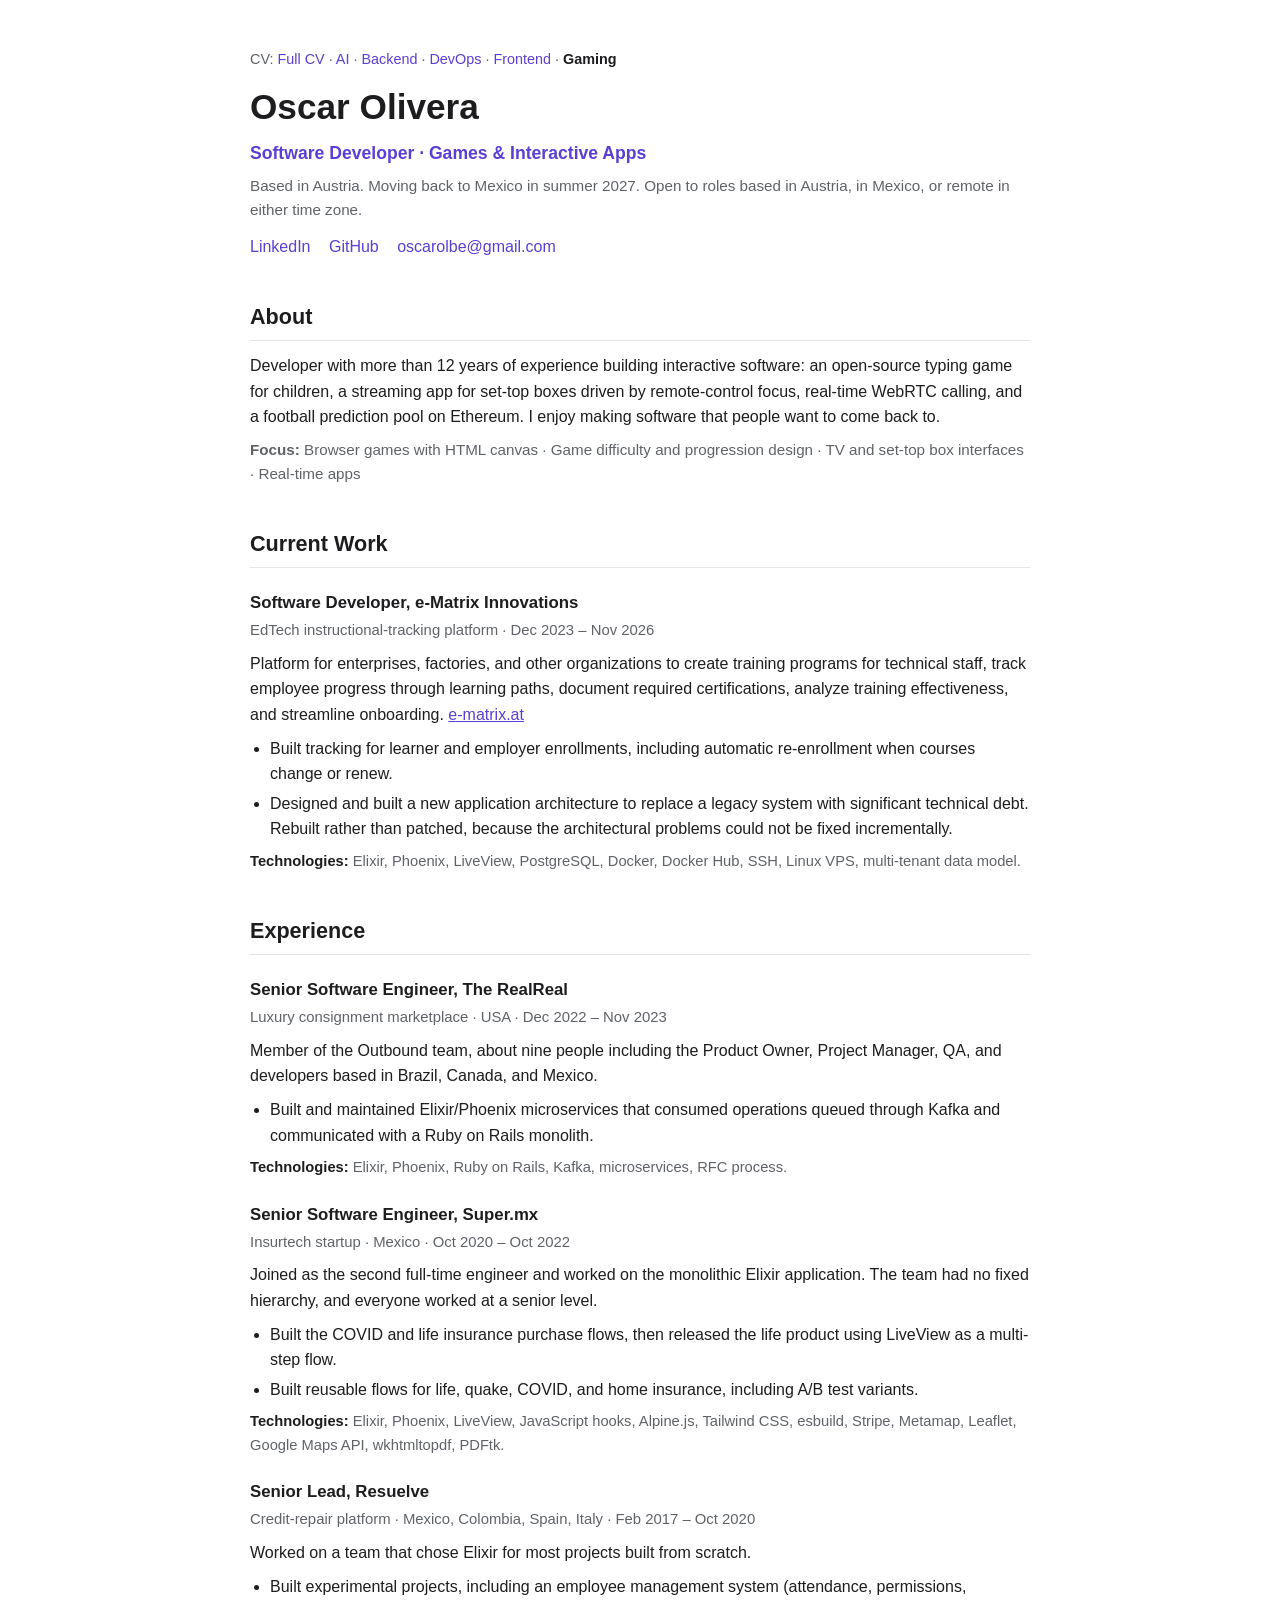
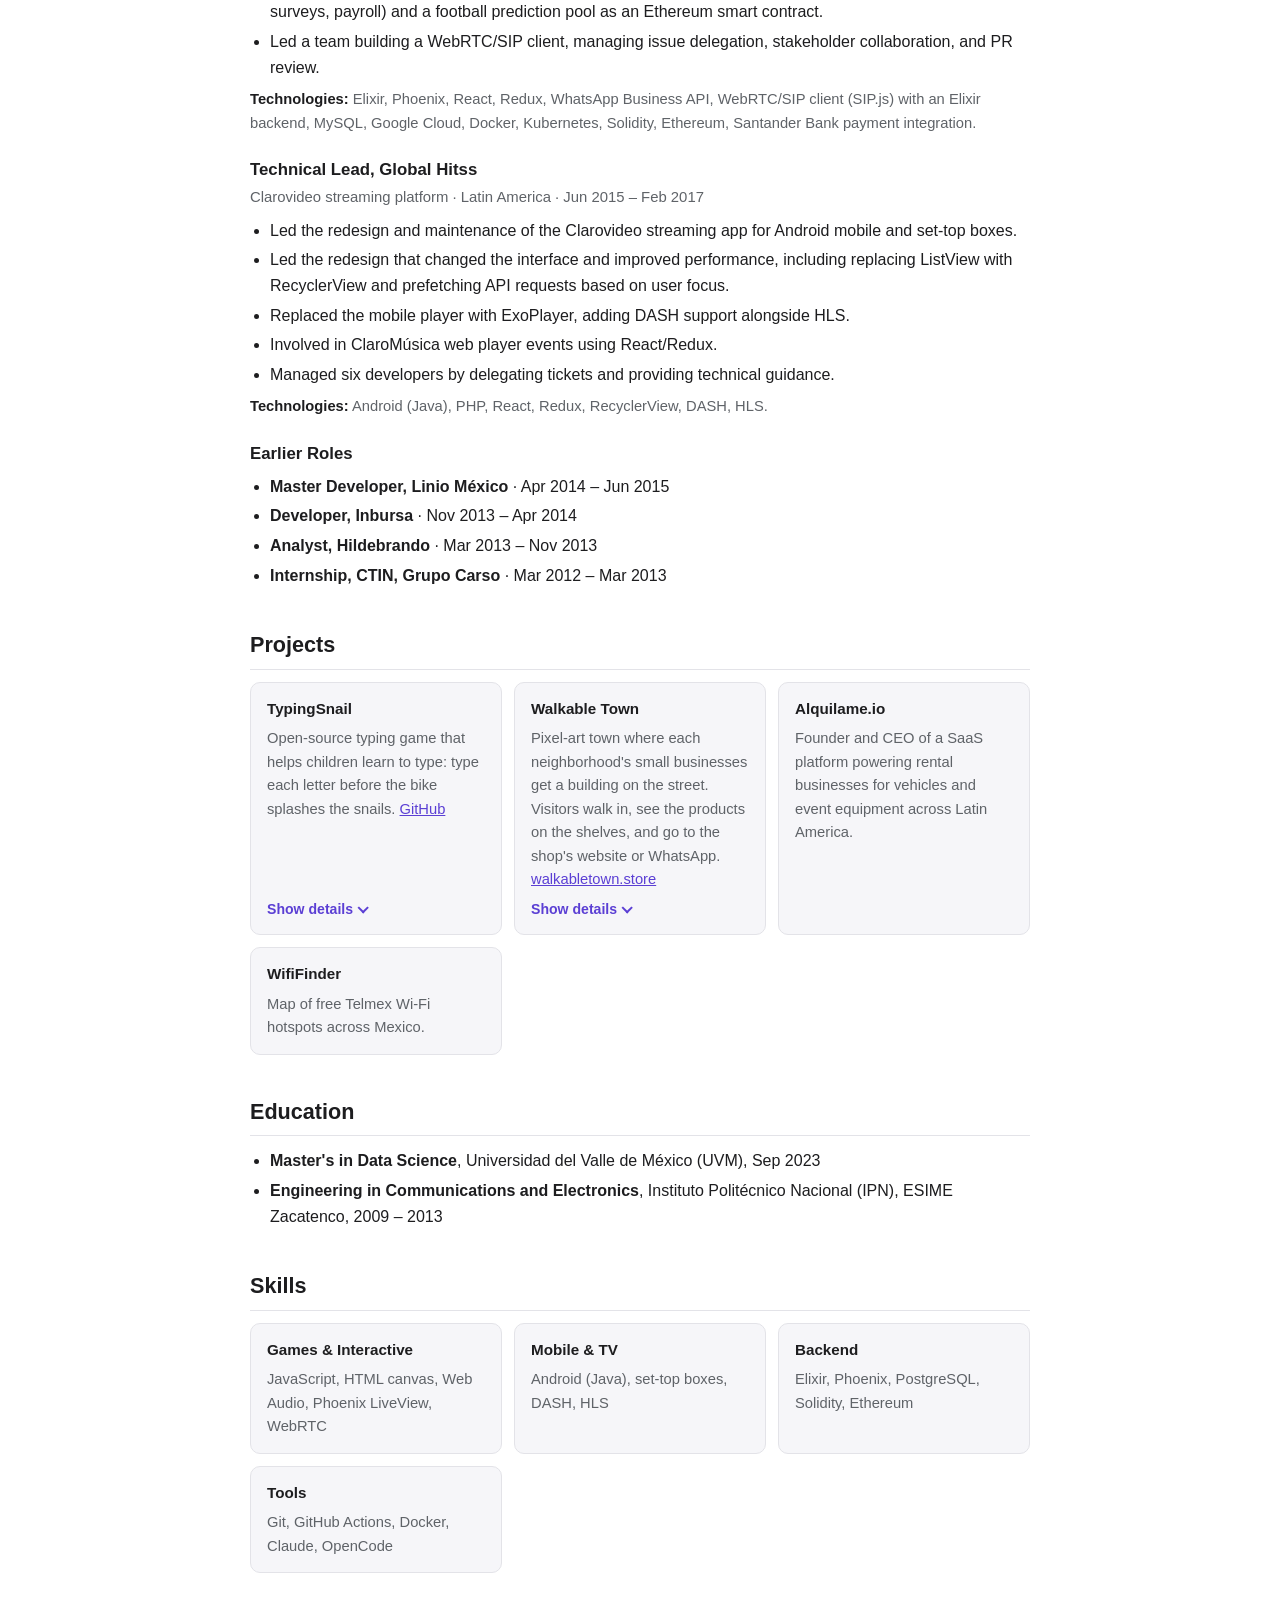
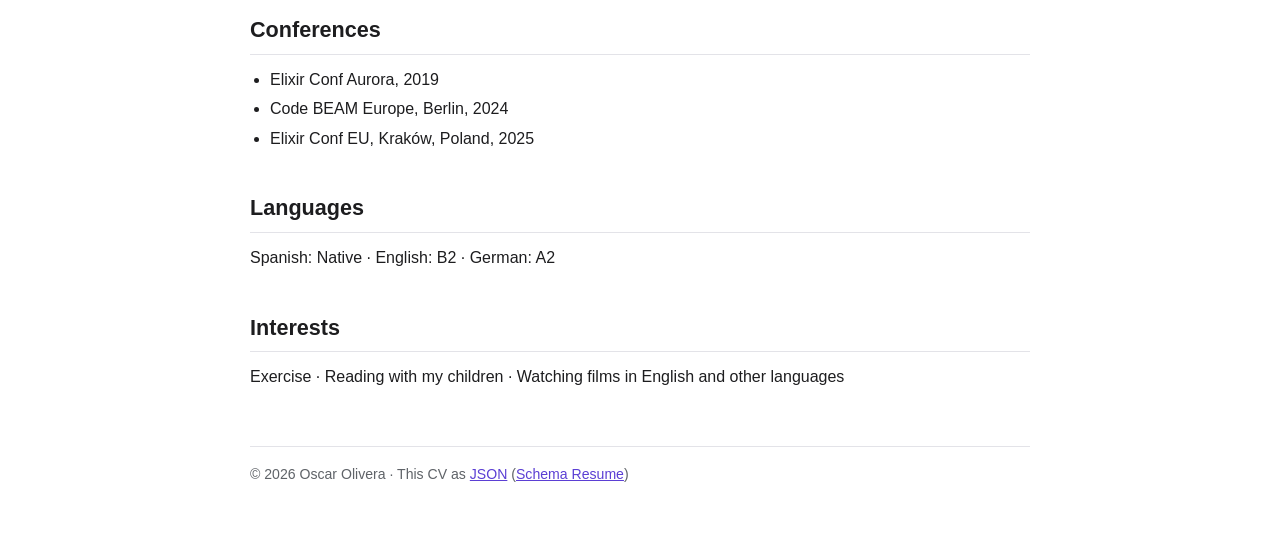
<file: gaming/index.html>
<!DOCTYPE html>
<!-- Generated by build.mjs from resume.json and cv/gaming.json. Edit those, then run: node build.mjs -->
<html lang="en">
<head>
<meta charset="UTF-8">
<meta name="viewport" content="width=device-width, initial-scale=1.0">
<title>Oscar Olivera - Gaming CV</title>
<meta name="description" content="Software Developer · Games &amp; Interactive Apps">
<link rel="alternate" type="application/json" href="resume.json" title="Schema Resume">
<script type="application/ld+json">{"$schema":"https://schema-resume.org/1.3/schema.json","@context":"https://schema-resume.org/1.3/context.jsonld","basics":{"name":"Oscar Olivera","label":"Software Developer · Games & Interactive Apps","email":"oscarolbe@gmail.com","url":"https://oscarolbe.github.io/","location":{"countryCode":"AT","relocation":"Moving back to Mexico in summer 2027. Open to roles based in Austria, in Mexico, or remote in either time zone."},"summary":"Developer with more than 12 years of experience building interactive software: an open-source typing game for children, a streaming app for set-top boxes driven by remote-control focus, real-time WebRTC calling, and a football prediction pool on Ethereum. I enjoy making software that people want to come back to.","profiles":[{"network":"LinkedIn","username":"oscarolbe","url":"https://www.linkedin.com/in/oscarolbe/"},{"network":"GitHub","username":"oscarolbe","url":"https://github.com/oscarolbe"}],"coreCompetencies":["Browser games with HTML canvas","Game difficulty and progression design","TV and set-top box interfaces","Real-time apps"]},"work":[{"name":"e-Matrix Innovations","position":"Software Developer","url":"https://e-matrix.at","description":"EdTech instructional-tracking platform","startDate":"2023-12","endDate":"2026-11","summary":"Platform for enterprises, factories, and other organizations to create training programs for technical staff, track employee progress through learning paths, document required certifications, analyze training effectiveness, and streamline onboarding.","highlights":["Built tracking for learner and employer enrollments, including automatic re-enrollment when courses change or renew.","Designed and built a new application architecture to replace a legacy system with significant technical debt. Rebuilt rather than patched, because the architectural problems could not be fixed incrementally."],"keywords":["Elixir","Phoenix","LiveView","PostgreSQL","Docker","Docker Hub","SSH","Linux VPS","multi-tenant data model"]},{"name":"The RealReal","position":"Senior Software Engineer","description":"Luxury consignment marketplace","workLocation":"USA","startDate":"2022-12","endDate":"2023-11","summary":"Member of the Outbound team, about nine people including the Product Owner, Project Manager, QA, and developers based in Brazil, Canada, and Mexico.","highlights":["Built and maintained Elixir/Phoenix microservices that consumed operations queued through Kafka and communicated with a Ruby on Rails monolith."],"keywords":["Elixir","Phoenix","Ruby on Rails","Kafka","microservices","RFC process"]},{"name":"Super.mx","position":"Senior Software Engineer","description":"Insurtech startup","workLocation":"Mexico","startDate":"2020-10","endDate":"2022-10","summary":"Joined as the second full-time engineer and worked on the monolithic Elixir application. The team had no fixed hierarchy, and everyone worked at a senior level.","highlights":["Built the COVID and life insurance purchase flows, then released the life product using LiveView as a multi-step flow.","Built reusable flows for life, quake, COVID, and home insurance, including A/B test variants."],"keywords":["Elixir","Phoenix","LiveView","JavaScript hooks","Alpine.js","Tailwind CSS","esbuild","Stripe","Metamap","Leaflet","Google Maps API","wkhtmltopdf","PDFtk"]},{"name":"Resuelve","position":"Senior Lead","description":"Credit-repair platform","workLocation":"Mexico, Colombia, Spain, Italy","startDate":"2017-02","endDate":"2020-10","summary":"Worked on a team that chose Elixir for most projects built from scratch.","highlights":["Built experimental projects, including an employee management system (attendance, permissions, surveys, payroll) and a football prediction pool as an Ethereum smart contract.","Led a team building a WebRTC/SIP client, managing issue delegation, stakeholder collaboration, and PR review."],"keywords":["Elixir","Phoenix","React","Redux","WhatsApp Business API","WebRTC/SIP client (SIP.js) with an Elixir backend","MySQL","Google Cloud","Docker","Kubernetes","Solidity","Ethereum","Santander Bank payment integration"]},{"name":"Global Hitss","position":"Technical Lead","description":"Clarovideo streaming platform","workLocation":"Latin America","startDate":"2015-06","endDate":"2017-02","highlights":["Led the redesign and maintenance of the Clarovideo streaming app for Android mobile and set-top boxes.","Led the redesign that changed the interface and improved performance, including replacing ListView with RecyclerView and prefetching API requests based on user focus.","Replaced the mobile player with ExoPlayer, adding DASH support alongside HLS.","Involved in ClaroMúsica web player events using React/Redux.","Managed six developers by delegating tickets and providing technical guidance."],"keywords":["Android (Java)","PHP","React","Redux","RecyclerView","DASH","HLS"]},{"name":"Linio México","position":"Master Developer","description":"E-commerce marketplace","workLocation":"Mexico","startDate":"2014-04","endDate":"2015-06","highlights":[],"keywords":["PHP","Yii Framework","Zend Framework","Symfony","Go","SEO","third-party shipping integrations"]},{"name":"Inbursa","position":"Developer","startDate":"2013-11","endDate":"2014-04"},{"name":"Hildebrando","position":"Analyst","startDate":"2013-03","endDate":"2013-11"},{"name":"CTIN, Grupo Carso","position":"Internship","startDate":"2012-03","endDate":"2013-03"}],"projects":[{"name":"TypingSnail","type":"application","description":"Open-source typing game that helps children learn to type: type each letter before the bike splashes the snails.","url":"https://github.com/oscarolbe/typingsnail","highlights":["64 levels in 6 worlds, from a single key to fast, mistake-free typing.","Difficulty adapts to each child and is saved between sessions.","Cartoon art drawn with the HTML canvas, sound effects synthesized with Web Audio, and spoken letter names.","Deployed to GitHub Pages with GitHub Actions."],"keywords":["JavaScript","HTML canvas","Web Audio","Speech synthesis","GitHub Actions"]},{"name":"Walkable Town","type":"application","description":"Pixel-art town where each neighborhood's small businesses get a building on the street. Visitors walk in, see the products on the shelves, and go to the shop's website or WhatsApp.","url":"https://walkabletown.store","startDate":"2026-10","highlights":["Businesses join by pasting their website: the app reads the Shopify catalog or the schema.org data on the site and places the shop in its neighborhood by postal code. Fetching URLs typed by strangers is protected against requests to private addresses, oversized responses, and abuse.","Set up a self-hosted Crawlee Cloud (an Apify-compatible platform) with Docker Compose and wrote the Actor that fetches store pages through a proxy pool, because store platforms rate-limit a single server IP across all their shops.","Background crawler that seeds towns from a public store directory: it obeys robots.txt and Retry-After, spaces requests with random delays and exponential backoff, and keeps its progress in the database so it resumes after a restart and can be paused from the release shell.","Shop recommendations after a chat with a town character, using TypeSafe's Jev decision model: the chat is the context and the stores are the options of one question. Countries with more than 255 stores run as a tournament of questions.","Game drawn with Canvas 2D in plain JavaScript, with no build step and no image files: every sprite is drawn in code, with regional looks for 13 countries.","Rentable billboards in each town, paid through Stripe Checkout and shown to everyone on the street as soon as the payment succeeds.","Built with Claude Code as part of the development process."],"keywords":["Elixir","Phoenix","SQLite","JavaScript","Canvas 2D","schema.org","Crawlee Cloud","Docker","TypeSafe Jev","Stripe","Cloudflare","Claude Code"]},{"name":"Alquilame.io","type":"application","roles":["Founder","CEO"],"description":"Founder and CEO of a SaaS platform powering rental businesses for vehicles and event equipment across Latin America."},{"name":"WifiFinder","type":"application","description":"Map of free Telmex Wi-Fi hotspots across Mexico."},{"name":"Elixir Conf Aurora","type":"conference","roles":["Attendee"],"startDate":"2019"},{"name":"Code BEAM Europe, Berlin","type":"conference","roles":["Attendee"],"startDate":"2024"},{"name":"Elixir Conf EU, Kraków, Poland","type":"conference","roles":["Attendee"],"startDate":"2025"}],"education":[{"institution":"Universidad del Valle de México (UVM)","studyType":"Master's","area":"Data Science","endDate":"2023-09"},{"institution":"Instituto Politécnico Nacional (IPN), ESIME Zacatenco","studyType":"Engineering","area":"Communications and Electronics","startDate":"2009","endDate":"2013"}],"skills":[{"name":"Games & Interactive","keywords":["JavaScript","HTML canvas","Web Audio","Phoenix LiveView","WebRTC"]},{"name":"Mobile & TV","keywords":["Android (Java)","set-top boxes","DASH","HLS"]},{"name":"Backend","keywords":["Elixir","Phoenix","PostgreSQL","Solidity","Ethereum"]},{"name":"Tools","keywords":["Git","GitHub Actions","Docker","Claude","OpenCode"]}],"languages":[{"language":"Spanish","fluency":"Native"},{"language":"English","fluency":"B2"},{"language":"German","fluency":"A2"}],"interests":[{"name":"Exercise"},{"name":"Reading with my children"},{"name":"Watching films in English and other languages"}],"meta":{"canonical":"https://oscarolbe.github.io/gaming/resume.json","version":"1.0.0","lastModified":"2026-10-14"}}</script>
<style>
  :root {
    --bg: #ffffff;
    --text: #1d1d1f;
    --muted: #5f6368;
    --accent: #5b3fd4;
    --border: #e3e3e8;
    --surface: #f6f6f9;
    color-scheme: light;
  }
  @media (prefers-color-scheme: dark) {
    :root:not([data-theme="light"]) {
      --bg: #111114;
      --text: #ececf1;
      --muted: #a0a0ab;
      --accent: #a792ff;
      --border: #2a2a33;
      --surface: #1a1a20;
      color-scheme: dark;
    }
  }
  :root[data-theme="dark"] {
    --bg: #111114;
    --text: #ececf1;
    --muted: #a0a0ab;
    --accent: #a792ff;
    --border: #2a2a33;
    --surface: #1a1a20;
    color-scheme: dark;
  }
  * { box-sizing: border-box; }
  html, body { margin: 0; padding: 0; background: var(--bg); color: var(--text); }
  body {
    font-family: -apple-system, BlinkMacSystemFont, "Segoe UI", Roboto, Helvetica, Arial, sans-serif;
    line-height: 1.6;
    font-size: 16px;
  }
  main { max-width: 820px; margin: 0 auto; padding: 48px 20px 64px; }
  header h1 { font-size: 2.2rem; margin: 0 0 4px; }
  .role { font-size: 1.1rem; color: var(--accent); margin: 0 0 12px; font-weight: 600; }
  .location { color: var(--muted); font-size: 0.95rem; margin: -6px 0 12px; }
  .links a, .inline-links a { color: var(--accent); text-decoration: none; margin-right: 14px; }
  .links a:hover, .inline-links a:hover { text-decoration: underline; }
  h2 {
    font-size: 1.35rem;
    margin: 40px 0 12px;
    padding-bottom: 6px;
    border-bottom: 1px solid var(--border);
  }
  h3 { font-size: 1.05rem; margin: 22px 0 2px; }
  .meta { color: var(--muted); font-size: 0.93rem; margin: 0 0 8px; }
  p { margin: 8px 0; }
  ul { margin: 6px 0 6px 20px; padding: 0; }
  li { margin: 4px 0; }
  .tech {
    font-size: 0.92rem;
    color: var(--muted);
    margin: 8px 0 0;
  }
  .tech strong { color: var(--text); }
  .skills-grid {
    display: grid;
    grid-template-columns: repeat(auto-fit, minmax(220px, 1fr));
    gap: 12px;
    margin-top: 8px;
  }
  .card {
    background: var(--surface);
    border: 1px solid var(--border);
    border-radius: 10px;
    padding: 14px 16px;
  }
  .card h4 { margin: 0 0 6px; font-size: 0.95rem; }
  .card p { margin: 0; font-size: 0.92rem; color: var(--muted); }
  footer {
    margin-top: 56px;
    padding-top: 16px;
    border-top: 1px solid var(--border);
    color: var(--muted);
    font-size: 0.88rem;
  }
  @media (max-width: 520px) {
    header h1 { font-size: 1.7rem; }
    main { padding: 32px 16px 48px; }
  }
  .cv-nav {
    font-size: 0.9rem;
    color: var(--muted);
    margin: 0 0 8px;
  }
  .cv-nav a { color: var(--accent); text-decoration: none; }
  .cv-nav a:hover { text-decoration: underline; }
  .cv-nav a[aria-current] { color: var(--text); font-weight: 600; }
  .focus { color: var(--muted); font-size: 0.95rem; }
  footer a { color: var(--accent); }
  @media print {
    .cv-nav { display: none; }
    main { padding: 0; }
    h2 { margin-top: 24px; }
    section, .card { break-inside: avoid; }
  }
  main a { color: var(--accent); }
  .card ul { font-size: 0.9rem; color: var(--muted); margin-top: 8px; }
  .card.expandable { display: flex; flex-direction: column; }
  .card.expandable:not(.collapsed) { grid-column: 1 / -1; }
  .card .details {
    display: grid;
    grid-template-rows: 1fr;
    transition: grid-template-rows 0.35s ease, opacity 0.35s ease;
  }
  .card .details > div { overflow: hidden; }
  .card.collapsed .details { grid-template-rows: 0fr; opacity: 0; }
  .card.expandable:not(.collapsed) ul { font-size: 0.95rem; color: var(--text); line-height: 1.65; }
  .card.expandable:not(.collapsed) li { margin: 8px 0; }
  .card .expand {
    align-self: flex-start;
    margin-top: auto;
    padding: 6px 0 0;
    background: none;
    border: 0;
    color: var(--accent);
    font: inherit;
    font-size: 0.88rem;
    font-weight: 600;
    cursor: pointer;
  }
  .card .expand::after {
    content: "";
    display: inline-block;
    width: 0.45em;
    height: 0.45em;
    margin-left: 0.45em;
    border: solid currentColor;
    border-width: 0 2px 2px 0;
    transform: translateY(-0.15em) rotate(45deg);
    transition: transform 0.35s ease;
  }
  .card .expand[aria-expanded="true"]::after { transform: translateY(0.05em) rotate(-135deg); }
  .card .expand:hover { text-decoration: underline; }
  .card .expand:focus-visible { outline: 2px solid var(--accent); outline-offset: 2px; border-radius: 4px; }
  @media (prefers-reduced-motion: reduce) {
    .card .details, .card .expand::after { transition: none; }
  }
  @media print {
    .card.collapsed .details { grid-template-rows: 1fr; opacity: 1; }
    .card .expand { display: none; }
  }
</style>
</head>
<body>
<main>

<header>
  <p class="cv-nav">CV: <a href="../">Full CV</a> · <a href="../ai/">AI</a> · <a href="../backend/">Backend</a> · <a href="../devops/">DevOps</a> · <a href="../frontend/">Frontend</a> · <a href="../gaming/" aria-current="page">Gaming</a></p>
  <h1>Oscar Olivera</h1>
  <p class="role">Software Developer · Games &amp; Interactive Apps</p>
  <p class="location">Based in Austria. Moving back to Mexico in summer 2027. Open to roles based in Austria, in Mexico, or remote in either time zone.</p>
  <p class="links">
    <a href="https://www.linkedin.com/in/oscarolbe/">LinkedIn</a>
    <a href="https://github.com/oscarolbe">GitHub</a>
    <a href="mailto:oscarolbe@gmail.com">oscarolbe@gmail.com</a>
  </p>
</header>

<section>
  <h2>About</h2>
  <p>Developer with more than 12 years of experience building interactive software: an open-source typing game for children, a streaming app for set-top boxes driven by remote-control focus, real-time WebRTC calling, and a football prediction pool on Ethereum. I enjoy making software that people want to come back to.</p>
  <p class="focus"><strong>Focus:</strong> Browser games with HTML canvas · Game difficulty and progression design · TV and set-top box interfaces · Real-time apps</p>
</section>

<section>
  <h2>Current Work</h2>
  <h3>Software Developer, e-Matrix Innovations</h3>
  <p class="meta">EdTech instructional-tracking platform · Dec 2023 – Nov 2026</p>
  <p>Platform for enterprises, factories, and other organizations to create training programs for technical staff, track employee progress through learning paths, document required certifications, analyze training effectiveness, and streamline onboarding. <a href="https://e-matrix.at">e-matrix.at</a></p>
  <ul>
    <li>Built tracking for learner and employer enrollments, including automatic re-enrollment when courses change or renew.</li>
    <li>Designed and built a new application architecture to replace a legacy system with significant technical debt. Rebuilt rather than patched, because the architectural problems could not be fixed incrementally.</li>
  </ul>
  <p class="tech"><strong>Technologies:</strong> Elixir, Phoenix, LiveView, PostgreSQL, Docker, Docker Hub, SSH, Linux VPS, multi-tenant data model.</p>
</section>

<section>
  <h2>Experience</h2>
  <h3>Senior Software Engineer, The RealReal</h3>
  <p class="meta">Luxury consignment marketplace · USA · Dec 2022 – Nov 2023</p>
  <p>Member of the Outbound team, about nine people including the Product Owner, Project Manager, QA, and developers based in Brazil, Canada, and Mexico.</p>
  <ul>
    <li>Built and maintained Elixir/Phoenix microservices that consumed operations queued through Kafka and communicated with a Ruby on Rails monolith.</li>
  </ul>
  <p class="tech"><strong>Technologies:</strong> Elixir, Phoenix, Ruby on Rails, Kafka, microservices, RFC process.</p>

  <h3>Senior Software Engineer, Super.mx</h3>
  <p class="meta">Insurtech startup · Mexico · Oct 2020 – Oct 2022</p>
  <p>Joined as the second full-time engineer and worked on the monolithic Elixir application. The team had no fixed hierarchy, and everyone worked at a senior level.</p>
  <ul>
    <li>Built the COVID and life insurance purchase flows, then released the life product using LiveView as a multi-step flow.</li>
    <li>Built reusable flows for life, quake, COVID, and home insurance, including A/B test variants.</li>
  </ul>
  <p class="tech"><strong>Technologies:</strong> Elixir, Phoenix, LiveView, JavaScript hooks, Alpine.js, Tailwind CSS, esbuild, Stripe, Metamap, Leaflet, Google Maps API, wkhtmltopdf, PDFtk.</p>

  <h3>Senior Lead, Resuelve</h3>
  <p class="meta">Credit-repair platform · Mexico, Colombia, Spain, Italy · Feb 2017 – Oct 2020</p>
  <p>Worked on a team that chose Elixir for most projects built from scratch.</p>
  <ul>
    <li>Built experimental projects, including an employee management system (attendance, permissions, surveys, payroll) and a football prediction pool as an Ethereum smart contract.</li>
    <li>Led a team building a WebRTC/SIP client, managing issue delegation, stakeholder collaboration, and PR review.</li>
  </ul>
  <p class="tech"><strong>Technologies:</strong> Elixir, Phoenix, React, Redux, WhatsApp Business API, WebRTC/SIP client (SIP.js) with an Elixir backend, MySQL, Google Cloud, Docker, Kubernetes, Solidity, Ethereum, Santander Bank payment integration.</p>

  <h3>Technical Lead, Global Hitss</h3>
  <p class="meta">Clarovideo streaming platform · Latin America · Jun 2015 – Feb 2017</p>
  <ul>
    <li>Led the redesign and maintenance of the Clarovideo streaming app for Android mobile and set-top boxes.</li>
    <li>Led the redesign that changed the interface and improved performance, including replacing ListView with RecyclerView and prefetching API requests based on user focus.</li>
    <li>Replaced the mobile player with ExoPlayer, adding DASH support alongside HLS.</li>
    <li>Involved in ClaroMúsica web player events using React/Redux.</li>
    <li>Managed six developers by delegating tickets and providing technical guidance.</li>
  </ul>
  <p class="tech"><strong>Technologies:</strong> Android (Java), PHP, React, Redux, RecyclerView, DASH, HLS.</p>

  <h3>Earlier Roles</h3>
  <ul>
    <li><strong>Master Developer, Linio México</strong> · Apr 2014 – Jun 2015</li>
    <li><strong>Developer, Inbursa</strong> · Nov 2013 – Apr 2014</li>
    <li><strong>Analyst, Hildebrando</strong> · Mar 2013 – Nov 2013</li>
    <li><strong>Internship, CTIN, Grupo Carso</strong> · Mar 2012 – Mar 2013</li>
  </ul>
</section>

<section>
  <h2>Projects</h2>
  <div class="skills-grid">
    <div class="card expandable">
      <h4>TypingSnail</h4>
      <p>Open-source typing game that helps children learn to type: type each letter before the bike splashes the snails. <a href="https://github.com/oscarolbe/typingsnail">GitHub</a></p>
      <div class="details" id="project-0">
        <div>
          <ul>
            <li>64 levels in 6 worlds, from a single key to fast, mistake-free typing.</li>
            <li>Difficulty adapts to each child and is saved between sessions.</li>
            <li>Cartoon art drawn with the HTML canvas, sound effects synthesized with Web Audio, and spoken letter names.</li>
            <li>Deployed to GitHub Pages with GitHub Actions.</li>
          </ul>
          <p class="tech"><strong>Technologies:</strong> JavaScript, HTML canvas, Web Audio, Speech synthesis, GitHub Actions.</p>
        </div>
      </div>
      <button type="button" class="expand" aria-expanded="false" aria-controls="project-0" hidden>Show details</button>
    </div>
    <div class="card expandable">
      <h4>Walkable Town</h4>
      <p>Pixel-art town where each neighborhood&#39;s small businesses get a building on the street. Visitors walk in, see the products on the shelves, and go to the shop&#39;s website or WhatsApp. <a href="https://walkabletown.store">walkabletown.store</a></p>
      <div class="details" id="project-1">
        <div>
          <ul>
            <li>Businesses join by pasting their website: the app reads the Shopify catalog or the schema.org data on the site and places the shop in its neighborhood by postal code. Fetching URLs typed by strangers is protected against requests to private addresses, oversized responses, and abuse.</li>
            <li>Set up a self-hosted Crawlee Cloud (an Apify-compatible platform) with Docker Compose and wrote the Actor that fetches store pages through a proxy pool, because store platforms rate-limit a single server IP across all their shops.</li>
            <li>Background crawler that seeds towns from a public store directory: it obeys robots.txt and Retry-After, spaces requests with random delays and exponential backoff, and keeps its progress in the database so it resumes after a restart and can be paused from the release shell.</li>
            <li>Shop recommendations after a chat with a town character, using TypeSafe&#39;s Jev decision model: the chat is the context and the stores are the options of one question. Countries with more than 255 stores run as a tournament of questions.</li>
            <li>Game drawn with Canvas 2D in plain JavaScript, with no build step and no image files: every sprite is drawn in code, with regional looks for 13 countries.</li>
            <li>Rentable billboards in each town, paid through Stripe Checkout and shown to everyone on the street as soon as the payment succeeds.</li>
            <li>Built with Claude Code as part of the development process.</li>
          </ul>
          <p class="tech"><strong>Technologies:</strong> Elixir, Phoenix, SQLite, JavaScript, Canvas 2D, schema.org, Crawlee Cloud, Docker, TypeSafe Jev, Stripe, Cloudflare, Claude Code.</p>
        </div>
      </div>
      <button type="button" class="expand" aria-expanded="false" aria-controls="project-1" hidden>Show details</button>
    </div>
    <div class="card">
      <h4>Alquilame.io</h4>
      <p>Founder and CEO of a SaaS platform powering rental businesses for vehicles and event equipment across Latin America.</p>
    </div>
    <div class="card">
      <h4>WifiFinder</h4>
      <p>Map of free Telmex Wi-Fi hotspots across Mexico.</p>
    </div>
  </div>
</section>

<section>
  <h2>Education</h2>
  <ul>
    <li><strong>Master&#39;s in Data Science</strong>, Universidad del Valle de México (UVM), Sep 2023</li>
    <li><strong>Engineering in Communications and Electronics</strong>, Instituto Politécnico Nacional (IPN), ESIME Zacatenco, 2009 – 2013</li>
  </ul>
</section>

<section>
  <h2>Skills</h2>
  <div class="skills-grid">
    <div class="card">
      <h4>Games &amp; Interactive</h4>
      <p>JavaScript, HTML canvas, Web Audio, Phoenix LiveView, WebRTC</p>
    </div>
    <div class="card">
      <h4>Mobile &amp; TV</h4>
      <p>Android (Java), set-top boxes, DASH, HLS</p>
    </div>
    <div class="card">
      <h4>Backend</h4>
      <p>Elixir, Phoenix, PostgreSQL, Solidity, Ethereum</p>
    </div>
    <div class="card">
      <h4>Tools</h4>
      <p>Git, GitHub Actions, Docker, Claude, OpenCode</p>
    </div>
  </div>
</section>

<section>
  <h2>Conferences</h2>
  <ul>
    <li>Elixir Conf Aurora, 2019</li>
    <li>Code BEAM Europe, Berlin, 2024</li>
    <li>Elixir Conf EU, Kraków, Poland, 2025</li>
  </ul>
</section>

<section>
  <h2>Languages</h2>
  <p>Spanish: Native · English: B2 · German: A2</p>
</section>

<section>
  <h2>Interests</h2>
  <p>Exercise · Reading with my children · Watching films in English and other languages</p>
</section>

<footer>
  © 2026 Oscar Olivera · This CV as <a href="resume.json">JSON</a> (<a href="https://schema-resume.org/">Schema Resume</a>)
</footer>

</main>
<script>
// Project highlights start collapsed; without JavaScript they stay open.
for (const button of document.querySelectorAll('.card .expand')) {
  const card = button.closest('.card');
  card.classList.add('collapsed');
  button.hidden = false;
  button.addEventListener('click', () => {
    const open = card.classList.toggle('collapsed') === false;
    button.setAttribute('aria-expanded', open);
    button.textContent = open ? 'Show less' : 'Show details';
    if (open) card.scrollIntoView({ block: 'nearest', behavior: 'smooth' });
  });
}
</script>
</body>
</html>
</file>
